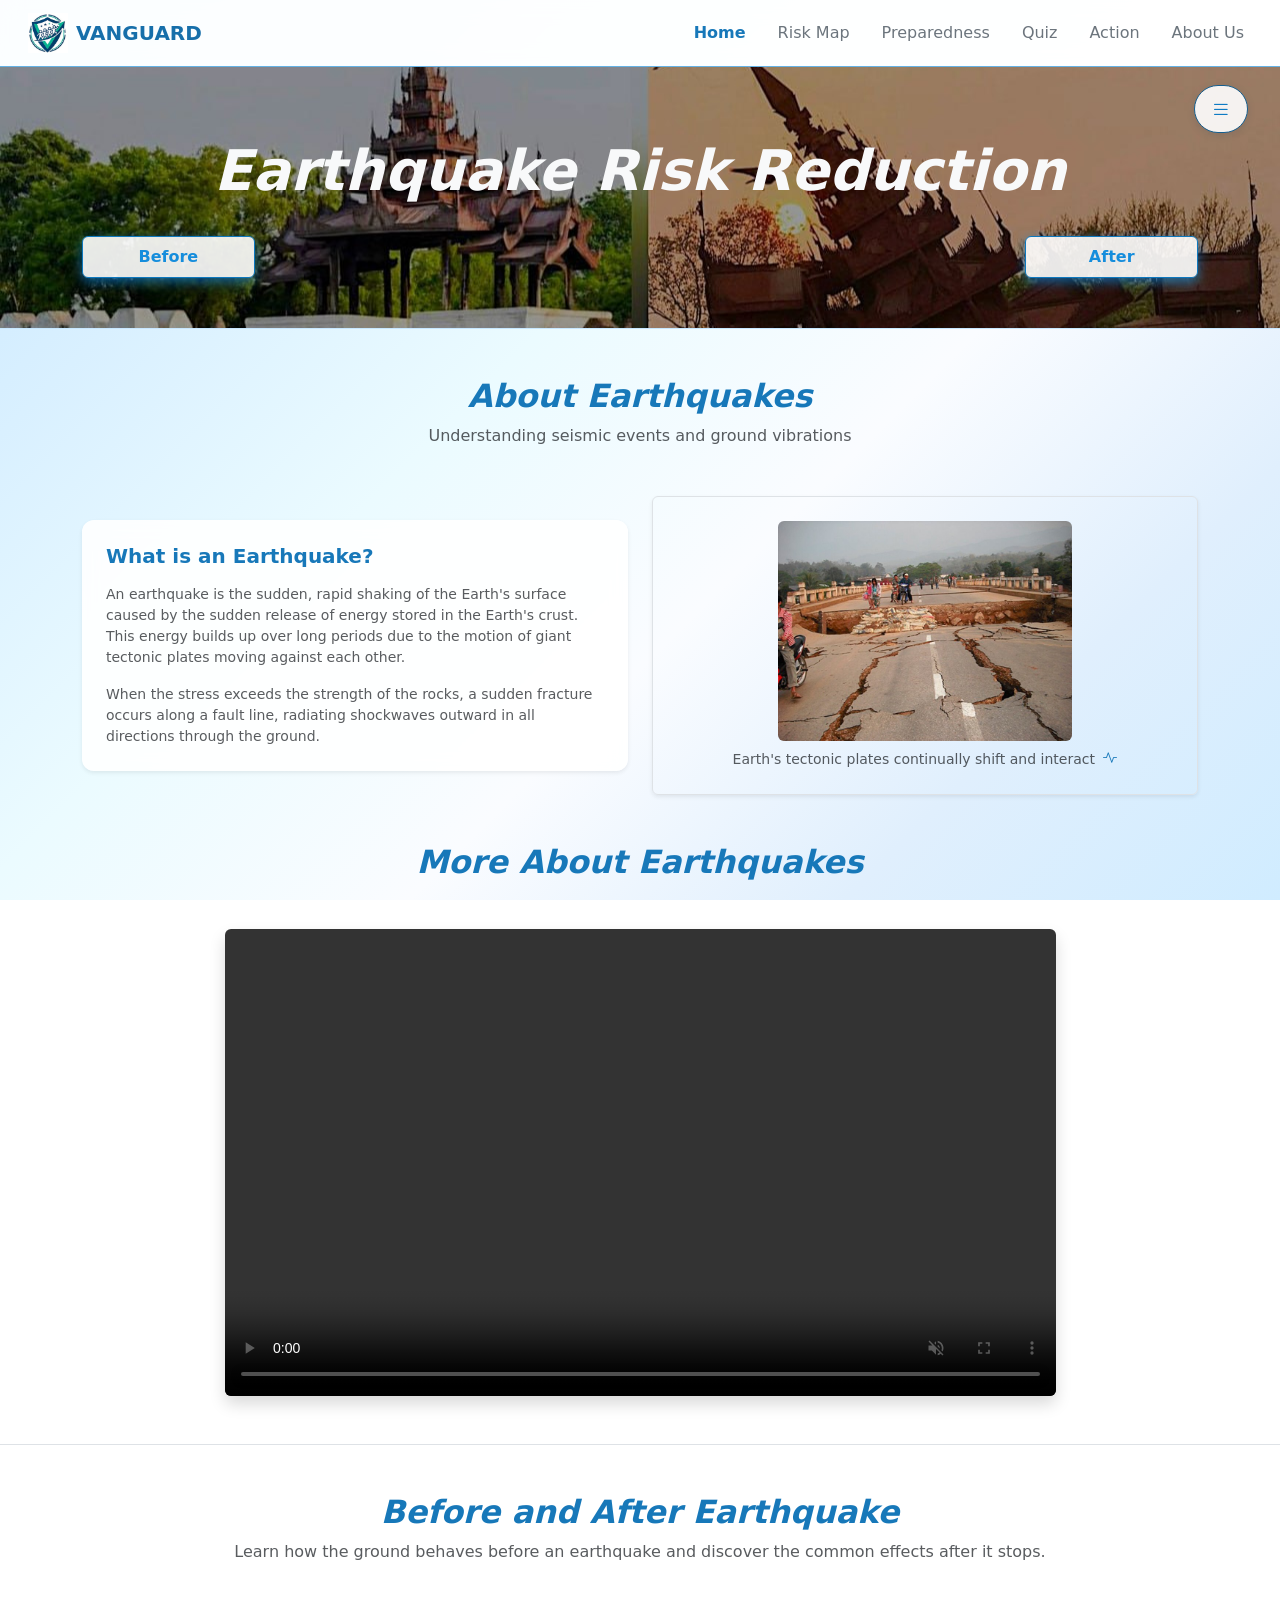
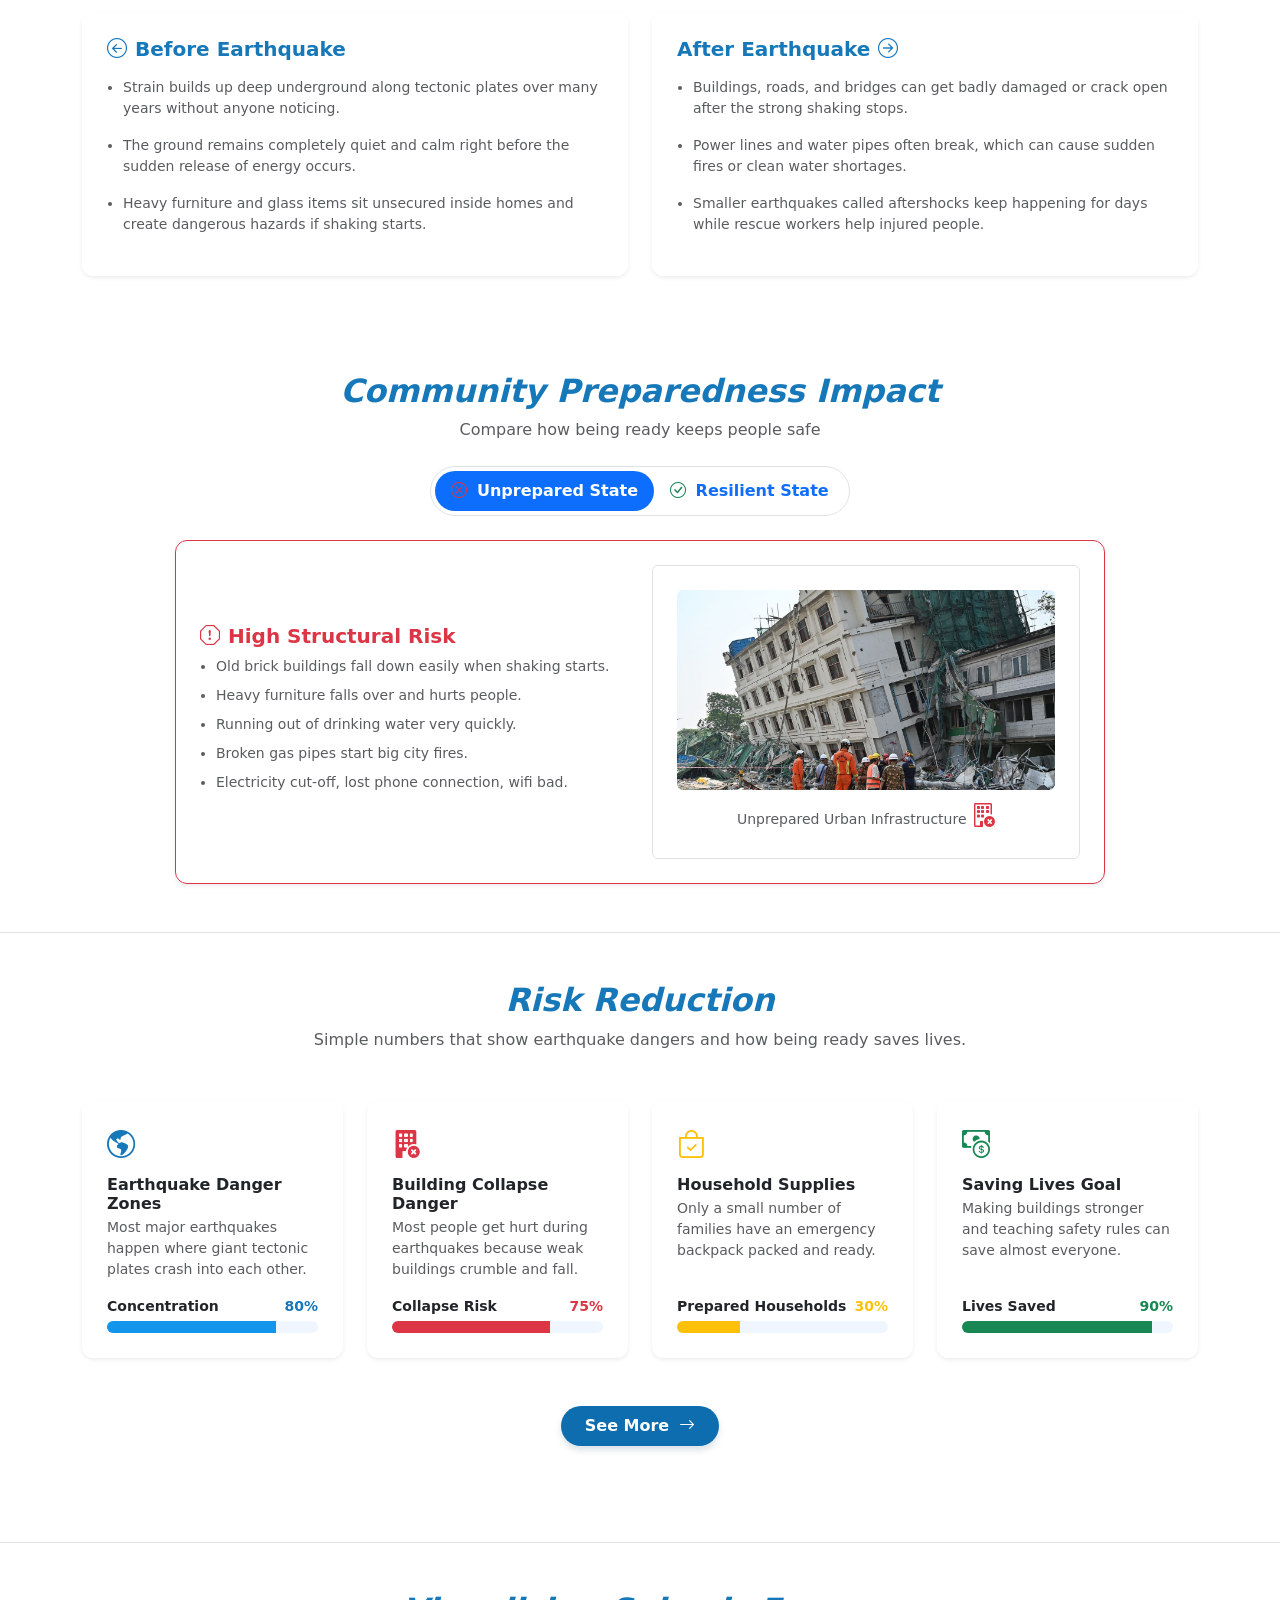
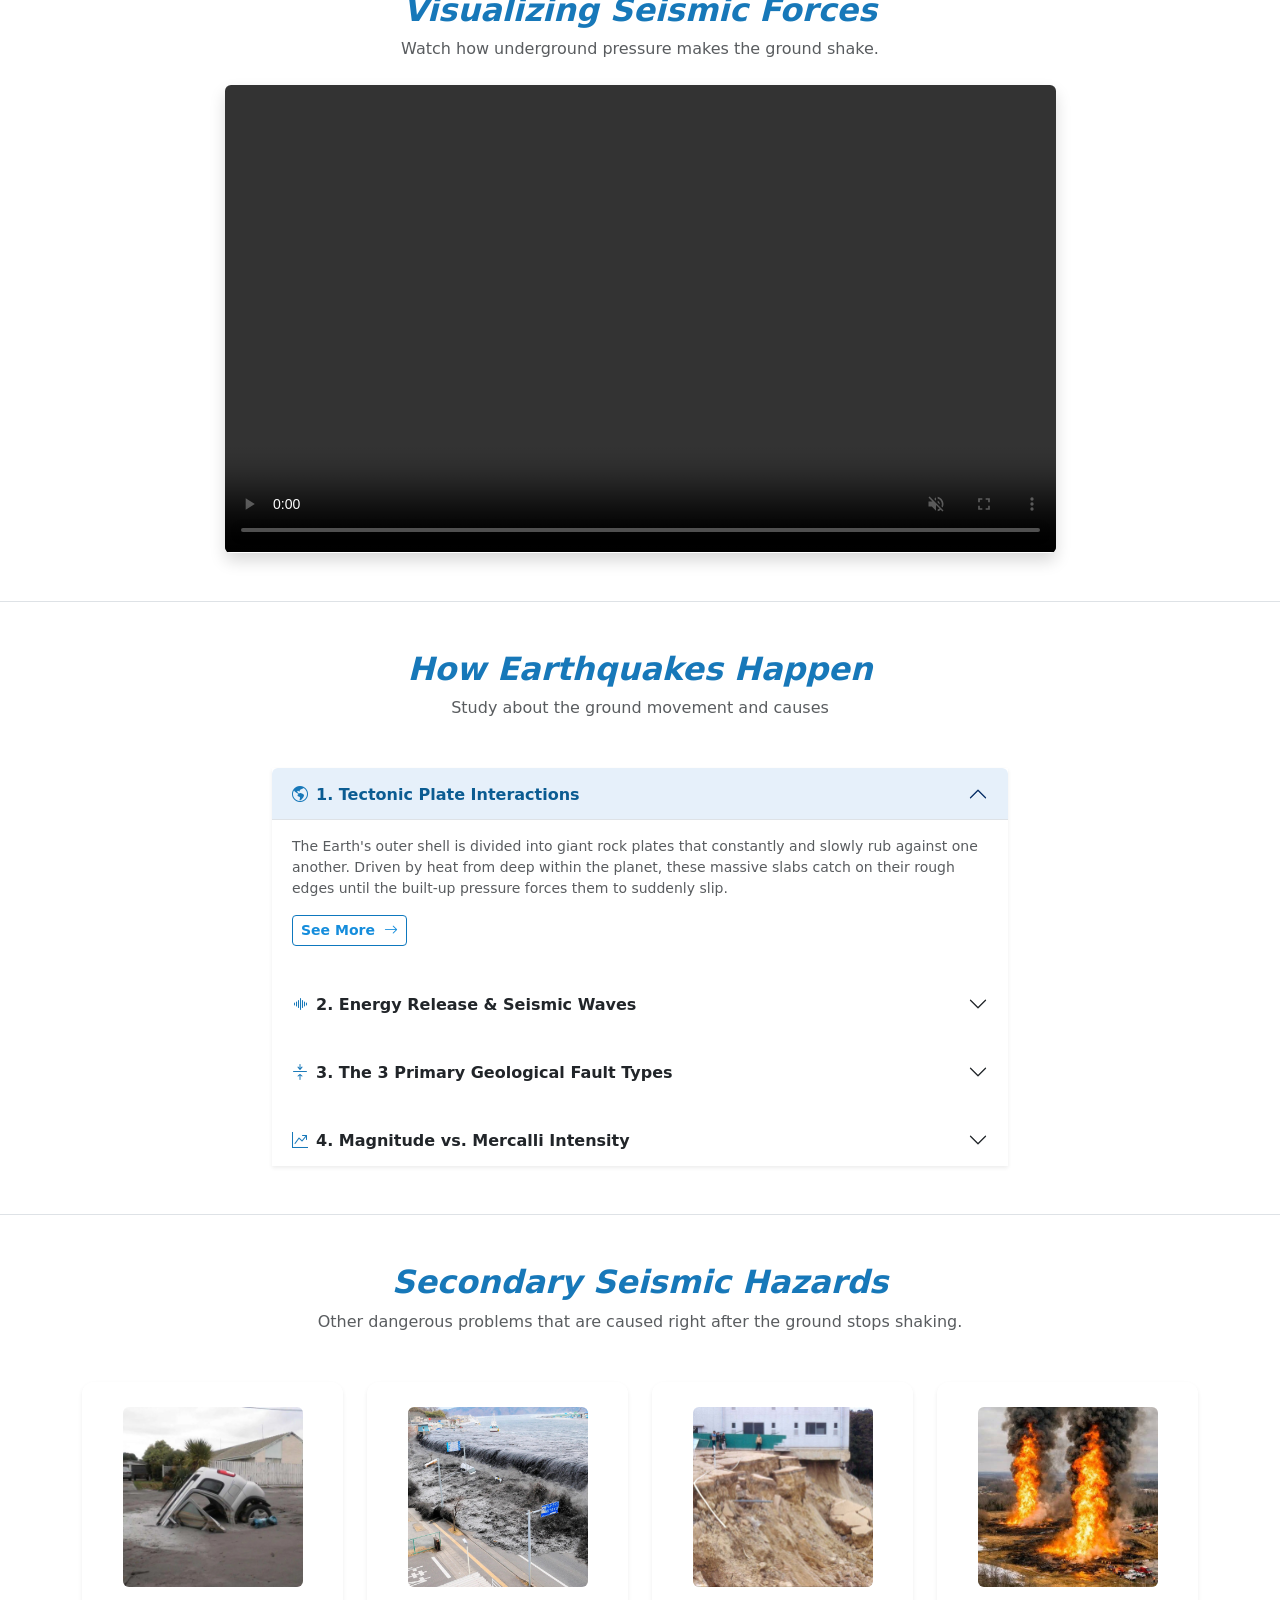
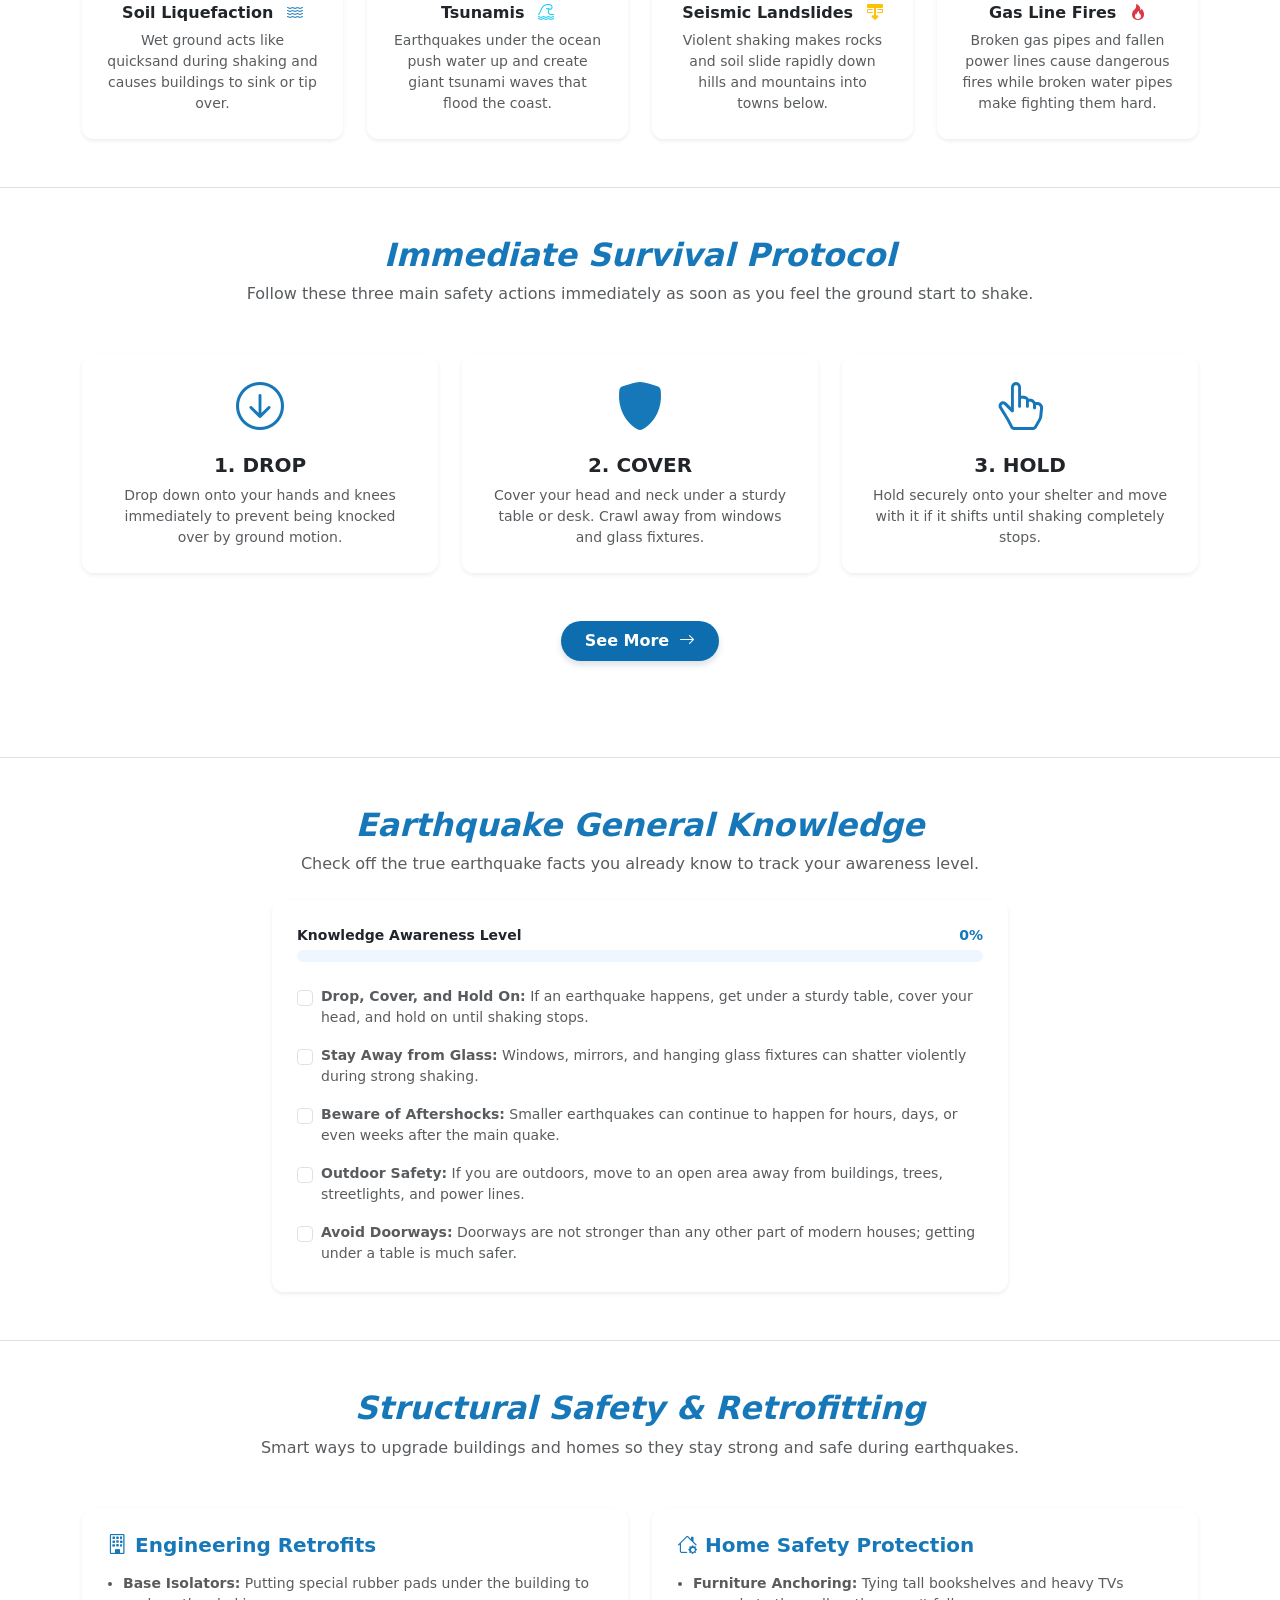
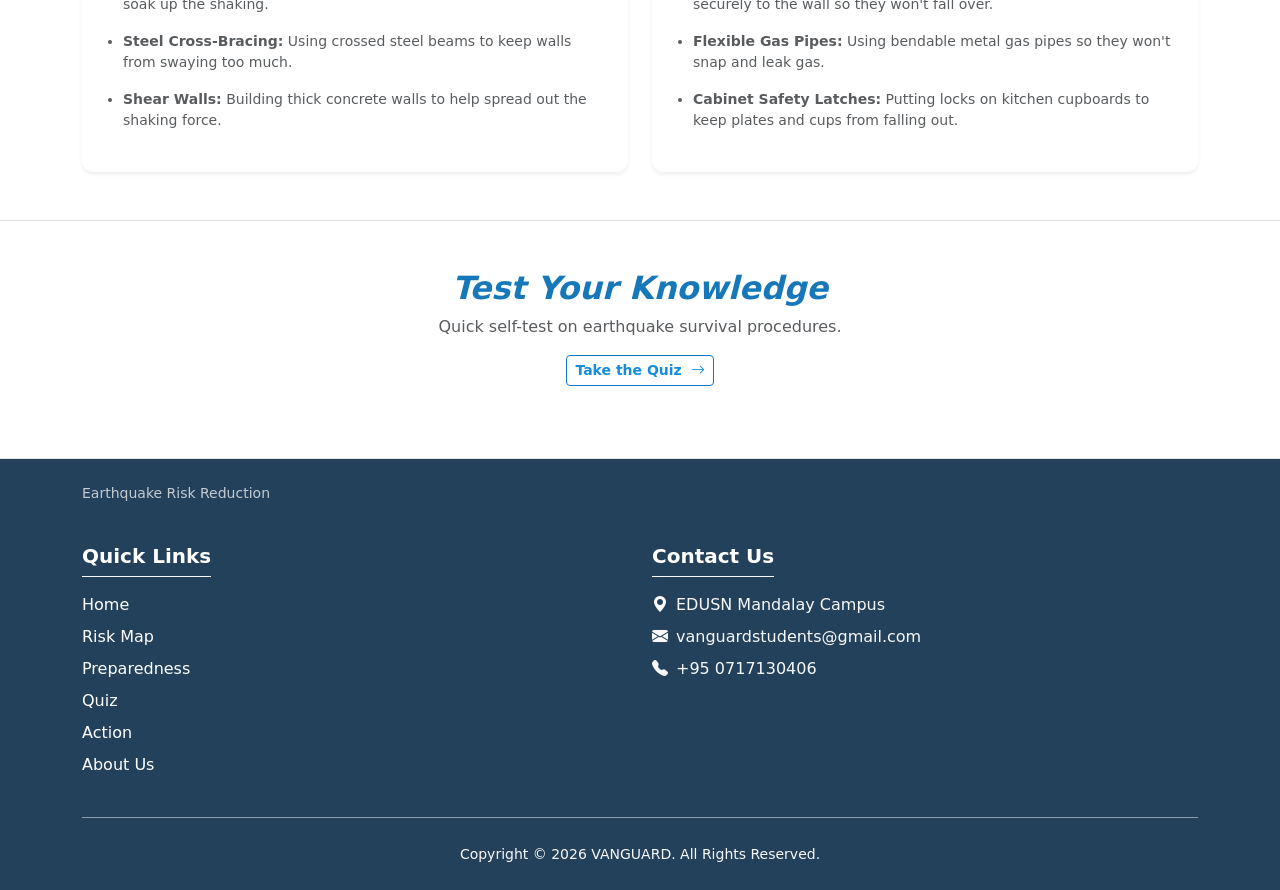
<file: index.html>
<!DOCTYPE html>
<html lang="en">
<head>
  <meta charset="UTF-8">
  <meta name="viewport" content="width=device-width, initial-scale=1.0">
  <title>VANGUARD</title>
  <link rel="stylesheet" href="https://cdn.jsdelivr.net/npm/bootstrap@5.3.3/dist/css/bootstrap.min.css">
  <link rel="stylesheet" href="https://cdn.jsdelivr.net/npm/bootstrap-icons@1.11.3/font/bootstrap-icons.min.css">
  <link rel="stylesheet" href="https://unpkg.com/aos@2.3.1/dist/aos.css">
  <script src="https://cdn.jsdelivr.net/npm/bootstrap@5.3.3/dist/js/bootstrap.bundle.min.js"></script>
  <script src="https://unpkg.com/aos@2.3.1/dist/aos.js"></script>
  <link rel="stylesheet" href="style.css">
  <link rel="shortcut icon" href="media/logo.png">
</head>
<body class="background">

  <!-- NAVBAR -->
  <nav class="navbar navbar-expand-lg sticky-top px-2 px-sm-3" data-aos="fade-down" data-aos-duration="600">
    <div class="container-fluid">

      <a class="navbar-brand d-flex align-items-center gap-2" href="index.html">
        <img src="media/logo.png" alt="logo" width="40" height="40" class="img-fluid">
        <span>VANGUARD</span>
      </a>

      <button class="navbar-toggler border-0" type="button" data-bs-toggle="collapse" data-bs-target="#navMenu" aria-controls="navMenu" aria-expanded="false" aria-label="Toggle navigation">
        <span class="navbar-toggler-icon"></span>
      </button>

      <div class="collapse navbar-collapse" id="navMenu">
        <ul class="navbar-nav ms-auto flex-column flex-lg-row gap-2 gap-lg-3 fw-medium my-2 my-lg-0">
          <li class="nav-item">
            <a class="nav-link active text-dark-blue fw-bold" href="index.html">Home</a>
          </li>
          <li class="nav-item">
            <a class="nav-link text-secondary" href="pages/riskmap.html">Risk Map</a>
          </li>
          <li class="nav-item">
            <a class="nav-link text-secondary" href="pages/preparedness.html">Preparedness</a>
          </li>
          <li class="nav-item">
            <a class="nav-link text-secondary" href="pages/quiz.html">Quiz</a>
          </li>
          <li class="nav-item">
            <a class="nav-link text-secondary" href="pages/action.html">Action</a>
          </li>
          <li class="nav-item">
            <a class="nav-link text-secondary" href="pages/aboutus.html">About Us</a>
          </li>
        </ul>
      </div>
    </div>
  </nav>

  <section class="hero-section text-center position-relative px-3" data-aos="fade">
    
    <div class="hero-menu-toggle px-2 d-none d-lg-block">
      <button class="btn rounded-pill px-3 py-2 fw-semibold d-flex align-items-center gap-2" type="button" data-bs-toggle="offcanvas" data-bs-target="#offcanvasNavbar">
        <i class="bi bi-list fs-5"></i>
      </button>
    </div>

    <div class="container position-relative">
      <div class="mb-3" data-aos="zoom-in" data-aos-delay="200">
        <h1 class="display-4 fw-bold text-light fst-italic">Earthquake Risk Reduction</h1>
      </div>
    
      <div class="row align-items-center justify-content-between g-3 mt-3">
        <div class="col-12 col-md-3 col-lg-2 text-md-start d-none d-md-block" data-aos="fade-right" data-aos-delay="400">
          <a href="#before" class="btn btn-dark-blue side-btn px-4 py-2 w-100">Before</a>
        </div>
        <div class="col-12 col-md-3 col-lg-2 text-md-end d-none d-md-block" data-aos="fade-left" data-aos-delay="400">
          <a href="#after" class="btn btn-dark-blue side-btn px-4 py-2 w-100">After</a>
        </div>
      </div>
    </div>
  </section>

  <!-- MENU -->
  <div class="offcanvas offcanvas-end shadow" tabindex="-1" id="offcanvasNavbar">
    <div class="offcanvas-header border-bottom">
      <h5 class="offcanvas-title fw-bold text-dark-blue d-flex align-items-center gap-2">
        <img src="media/logo.png" alt="logo" width="35" height="35">
        VANGUARD Menu
      </h5>
      <button type="button" class="btn-close" data-bs-dismiss="offcanvas" aria-label="Close"></button>
    </div>
    <div class="offcanvas-body">
      <ul class="navbar-nav justify-content-end flex-grow-1 pe-3">
        <li class="nav-item mb-2"><a class="nav-link active fw-bold text-dark-blue" href="index.html"><i class="bi bi-house-door me-2"></i>Home</a></li>
        <li class="nav-item mb-2"><a class="nav-link" href="#about-earthquake"><i class="bi bi-info-circle me-2"></i>About Earthquakes</a></li>
        <li class="nav-item mb-2"><a class="nav-link" href="#beforeafter"><i class="bi bi-sliders me-2"></i>Before and After Earthquake</a></li>
        <li class="nav-item mb-2"><a class="nav-link" href="#states"><i class="bi bi-building-check me-2"></i>Community Preparedness Impact</a></li>
        <li class="nav-item mb-2"><a class="nav-link" href="#stats"><i class="bi bi-bar-chart me-2"></i>Risk Reduction</a></li>
        <li class="nav-item mb-2"><a class="nav-link" href="#video"><i class="bi bi-play-btn me-2"></i>Visualizing Seismic Forces</a></li>
        <li class="nav-item mb-2"><a class="nav-link" href="#science"><i class="bi bi-journal-text me-2"></i>How Earthquakes Happen</a></li>
        <li class="nav-item mb-2"><a class="nav-link" href="#hazards"><i class="bi bi-exclamation-triangle me-2"></i>Secondary Seismic Hazards</a></li>
        <li class="nav-item mb-2"><a class="nav-link" href="#prepare"><i class="bi bi-check2-square me-2"></i>Immediate Survival Protocol</a></li>
        <li class="nav-item mb-2"><a class="nav-link" href="#knowledge"><i class="bi bi-backpack me-2"></i>Earthquake General Knowledge</a></li>
        <li class="nav-item mb-2"><a class="nav-link" href="#retrofitting"><i class="bi bi-building me-2"></i>Structural Safety & Retrofitting</a></li>
        <li class="nav-item mb-2"><a class="nav-link" href="#quiz"><i class="bi bi-patch-question me-2"></i>Test Your Knowledge</a></li>
      </ul>
      <div class="mt-4 p-3 rounded border shadow-sm">
        <small class="text-muted d-block mb-1">Year 9 PBL Project</small>
        <strong class="text-dark">Earthquake Risk Reduction</strong>
      </div>
    </div>
  </div>

  <!-- ABOUT EARTHQUAKE -->
  <section id="about-earthquake" class="py-5 border-bottom">
    <div class="container">
      <div class="text-center mb-5" data-aos="fade-up">
        <h2 class="fw-bold text-dark-blue fst-italic">About Earthquakes</h2>
        <p class="text-muted">Understanding seismic events and ground vibrations</p>
      </div>
      <div class="row g-4 align-items-center">
        <div class="col-md-6" data-aos="fade-right">
          <div class="card p-4 h-100 shadow-sm border-0">
            <h5 class="fw-bold text-dark-blue mb-3">What is an Earthquake?</h5>
            <p class="text-muted small mb-3">
              An earthquake is the sudden, rapid shaking of the Earth's surface caused by the sudden release of energy stored in the Earth's crust. This energy builds up over long periods due to the motion of giant tectonic plates moving against each other.
            </p>
            <p class="text-muted small mb-0">
              When the stress exceeds the strength of the rocks, a sudden fracture occurs along a fault line, radiating shockwaves outward in all directions through the ground.
            </p>
          </div>
        </div>
        <div class="col-md-6" data-aos="fade-left">
          <div class="p-4 text-center rounded border shadow-sm">
            <img src="media/eq.jpg" class="img-fluid rounded mb-2 style-img-max" style="max-height: 220px; object-fit: cover;" alt="Earthquake illustration">
            <p class="small text-muted mb-0">Earth's tectonic plates continually shift and interact <i class="bi bi-activity text-dark-blue ms-1"></i></p>
          </div>
        </div>
      </div>
    </div>

    <div class="container mt-3">
      <h2 class="fw-bold text-dark-blue fst-italic text-center mt-5 mb-5" data-aos="fade-up">More About Earthquakes</h2>
      <div class="row justify-content-center" data-aos="zoom-in">
        <div class="col-lg-9">
          <div class="ratio ratio-16x9 rounded overflow-hidden shadow">
            <video src="media/about earthquakes.mp4" controls muted class="w-100 h-100"></video>
          </div>
        </div>
      </div>
    </div>
  </section>

  <!-- Before After -->
  <section id="beforeafter" class="py-5">
    <div class="container">
      <div class="text-center mb-5" data-aos="fade-up">
        <h2 class="fw-bold text-dark-blue fst-italic">Before and After Earthquake</h2>
        <p class="text-muted">Learn how the ground behaves before an earthquake and discover the common effects after it stops.</p>
      </div>

      <div class="row g-4" id="before">
        <div class="col-md-6" data-aos="fade-right">
          <div class="card p-4 h-100 shadow-sm">
            <h5 class="fw-bold text-dark-blue mb-3"><i class="bi bi-arrow-left-circle me-2"></i>Before Earthquake</h5>
            <ul class="text-muted small ps-3 mb-0">
              <li class="mb-3">Strain builds up deep underground along tectonic plates over many years without anyone noticing.</li>
              <li class="mb-3">The ground remains completely quiet and calm right before the sudden release of energy occurs.</li>
              <li class="mb-3">Heavy furniture and glass items sit unsecured inside homes and create dangerous hazards if shaking starts.</li>
            </ul>
          </div>
        </div>

        <div class="col-md-6" id="after" data-aos="fade-left">
          <div class="card p-4 h-100 shadow-sm">
            <h5 class="fw-bold text-dark-blue mb-3">After Earthquake<i class="bi bi-arrow-right-circle ms-2"></i></h5>
            <ul class="text-muted small ps-3 mb-0">
              <li class="mb-3">Buildings, roads, and bridges can get badly damaged or crack open after the strong shaking stops.</li>
              <li class="mb-3">Power lines and water pipes often break, which can cause sudden fires or clean water shortages.</li>
              <li class="mb-3">Smaller earthquakes called aftershocks keep happening for days while rescue workers help injured people.</li>
            </ul>
          </div>
        </div>
      </div>
    </div>
  </section>

  <!-- TWO BUILDINGS -->
  <section id="states" class="py-5 border-bottom">
    <div class="container">
      <div class="text-center mb-4" data-aos="fade-up">
        <h2 class="fw-bold text-dark-blue fst-italic">Community Preparedness Impact</h2>
        <p class="text-muted">Compare how being ready keeps people safe</p>
      </div>

      <div class="d-flex justify-content-center mb-4" data-aos="zoom-in">
        <ul class="nav nav-pills p-1 rounded-pill border flex-column flex-sm-row" role="tablist">
          <li class="nav-item" role="presentation">
            <button class="nav-link active rounded-pill fw-bold w-100" id="before-tab" data-bs-toggle="pill" data-bs-target="#tab-before" type="button" role="tab">
              <i class="bi bi-x-circle me-1 text-danger"></i> Unprepared State
            </button>
          </li>
          <li class="nav-item" role="presentation">
            <button class="nav-link rounded-pill fw-bold w-100" id="after-tab" data-bs-toggle="pill" data-bs-target="#tab-after" type="button" role="tab">
              <i class="bi bi-check-circle me-1 text-success"></i> Resilient State
            </button>
          </li>
        </ul>
      </div>

      <div class="tab-content col-lg-10 mx-auto" data-aos="fade-up">
        <div class="tab-pane fade show active" id="tab-before" role="tabpanel">
          <div class="card p-4 border-danger border-opacity-20 shadow-sm">
            <div class="row align-items-center g-4">
              <div class="col-md-6">
                <h5 class="fw-bold text-danger"><i class="bi bi-exclamation-octagon me-2"></i>High Structural Risk</h5>
                <ul class="text-muted small ps-3 mb-0">
                  <li class="mb-2">Old brick buildings fall down easily when shaking starts.</li>
                  <li class="mb-2">Heavy furniture falls over and hurts people.</li>
                  <li class="mb-2">Running out of drinking water very quickly.</li>
                  <li class="mb-2">Broken gas pipes start big city fires.</li>
                  <li class="mb-2">Electricity cut-off, lost phone connection, wifi bad.</li>
                </ul>
              </div>
              <div class="col-md-6 text-center">
                <div class="p-4 rounded border">
                  <img src="media/collapse.jpg" class="img-fluid rounded" style="max-height: 200px; width: 100%; object-fit: cover;" alt="Collapse">
                  <p class="small text-muted mt-2 mb-0">Unprepared Urban Infrastructure <i class="bi bi-building-x fs-4 text-danger"></i></p>
                </div>
              </div>
            </div>
          </div>
        </div>

        <div class="tab-pane fade" id="tab-after" role="tabpanel">
          <div class="card p-4 border-success border-opacity-20 shadow-sm">
            <div class="row align-items-center g-4">
              <div class="col-md-6">
                <h5 class="fw-bold text-success"><i class="bi bi-shield-check me-2"></i>Mitigated Seismic Risk</h5>
                <ul class="text-muted small ps-3 mb-0">
                  <li class="mb-2">Strong buildings that stop the ground shaking from hurting them.</li>
                  <li class="mb-2">Gas pipes that turn off by themselves so they don't leak.</li>
                  <li class="mb-2">Families having a backpack with 3 days of food and water.</li>
                  <li class="mb-2">Knowing right away to get under a table and hold on.</li>
                  <li class="mb-2">Backup power systems emergency mesh networks, community communication protocols.</li>
                </ul>
              </div>
              <div class="col-md-6 text-center">
                <div class="p-4 rounded border">
                  <img src="media/strong.jpg" class="img-fluid rounded" style="max-height: 200px; width: 100%; object-fit: cover;" alt="Strong Structure">
                  <p class="small text-muted mt-2 mb-0">Seismically Retrofitted Architecture <i class="bi bi-building-check fs-4 text-success"></i></p>
                </div>
              </div>
            </div>
          </div>
        </div>
      </div>
    </div>
  </section>

  <!-- PROGRESS BARS -->
  <section id="stats" class="py-5">
    <div class="container">
      <div class="text-center mb-5" data-aos="fade-up">
        <h2 class="fw-bold text-dark-blue fst-italic">Risk Reduction</h2>
        <p class="text-muted">Simple numbers that show earthquake dangers and how being ready saves lives.</p>
      </div>

      <div class="row g-4">
        <div class="col-sm-6 col-lg-3" data-aos="fade-up" data-aos-delay="100">
          <div class="card p-4 h-100 shadow-sm">
            <div class="fs-3 text-dark-blue mb-2"><i class="bi bi-globe-americas"></i></div>
            <h6 class="fw-bold mb-1">Earthquake Danger Zones</h6>
            <p class="text-muted small">Most major earthquakes happen where giant tectonic plates crash into each other.</p>
            <div class="mt-auto">
              <div class="d-flex justify-content-between small fw-bold mb-1">
                <span>Concentration</span>
                <span class="text-dark-blue">80%</span>
              </div>
              <div class="progress"><div class="progress-bar bg-dark-blue" style="width: 80%"></div></div>
            </div>
          </div>
        </div>

        <div class="col-sm-6 col-lg-3" data-aos="fade-up" data-aos-delay="200">
          <div class="card p-4 h-100 shadow-sm">
            <div class="fs-3 text-danger mb-2"><i class="bi bi-building-fill-x"></i></div>
            <h6 class="fw-bold mb-1">Building Collapse Danger</h6>
            <p class="text-muted small">Most people get hurt during earthquakes because weak buildings crumble and fall.</p>
            <div class="mt-auto">
              <div class="d-flex justify-content-between small fw-bold mb-1">
                <span>Collapse Risk</span>
                <span class="text-danger">75%</span>
              </div>
              <div class="progress"><div class="progress-bar bg-danger" style="width: 75%"></div></div>
            </div>
          </div>
        </div>

        <div class="col-sm-6 col-lg-3" data-aos="fade-up" data-aos-delay="300">
          <div class="card p-4 h-100 shadow-sm">
            <div class="fs-3 text-warning mb-2"><i class="bi bi-bag-check"></i></div>
            <h6 class="fw-bold mb-1">Household Supplies</h6>
            <p class="text-muted small">Only a small number of families have an emergency backpack packed and ready.</p>
            <div class="mt-auto">
              <div class="d-flex justify-content-between small fw-bold mb-1">
                <span>Prepared Households</span>
                <span class="text-warning">30%</span>
              </div>
              <div class="progress"><div class="progress-bar bg-warning" style="width: 30%"></div></div>
            </div>
          </div>
        </div>

        <div class="col-sm-6 col-lg-3" data-aos="fade-up" data-aos-delay="400">
          <div class="card p-4 h-100 shadow-sm">
            <div class="fs-3 text-success mb-2"><i class="bi bi-cash-coin"></i></div>
            <h6 class="fw-bold mb-1">Saving Lives Goal</h6>
            <p class="text-muted small">Making buildings stronger and teaching safety rules can save almost everyone.</p>
            <div class="mt-auto">
              <div class="d-flex justify-content-between small fw-bold mb-1">
                <span>Lives Saved</span>
                <span class="text-success">90%</span>
              </div>
              <div class="progress"><div class="progress-bar bg-success" style="width: 90%"></div></div>
            </div>
          </div>
        </div>
      </div>
    </div>

    <div class="text-center mt-5 mb-5" data-aos="zoom-in">
      <a href="pages/riskmap.html" class="btn seemore px-4 py-2 rounded-pill fw-bold">
        See More <i class="bi bi-arrow-right ms-1"></i>
      </a>
    </div>
  </section>

  <!-- VIDEO -->
  <section id="video" class="py-5 border-top border-bottom">
    <div class="container">
      <div class="text-center mb-4" data-aos="fade-up">
        <h2 class="fw-bold text-dark-blue fst-italic">Visualizing Seismic Forces</h2>
        <p class="text-muted">Watch how underground pressure makes the ground shake.</p>
      </div>

      <div class="row justify-content-center" data-aos="zoom-in">
        <div class="col-lg-9">
          <div class="ratio ratio-16x9 rounded overflow-hidden shadow">
            <video src="media/seismic forces.mp4" controls muted class="w-100 h-100"></video>
          </div>
        </div>
      </div>
    </div>
  </section>

  <!-- SCIENCE -->
  <section id="science" class="py-5">
    <div class="container">
      <div class="text-center mb-5" data-aos="fade-up">
        <h2 class="fw-bold text-dark-blue fst-italic">How Earthquakes Happen</h2>
        <p class="text-muted">Study about the ground movement and causes</p>
      </div>

      <div class="row justify-content-center">
        <div class="col-lg-8" data-aos="fade-up">
          <div class="accordion shadow-sm" id="scienceAccordion">
            <div class="accordion-item border-0 mb-3 rounded overflow-hidden border">
              <h2 class="accordion-header">
                <button class="accordion-button fw-bold" type="button" data-bs-toggle="collapse" data-bs-target="#collapseOne">
                  <i class="bi bi-globe-americas text-dark-blue me-2"></i> 1. Tectonic Plate Interactions
                </button>
              </h2>
              <div id="collapseOne" class="accordion-collapse collapse show" data-bs-parent="#scienceAccordion">
                <div class="accordion-body text-muted small">
                  The Earth's outer shell is divided into giant rock plates that constantly and slowly rub against one another. Driven by heat from deep within the planet, these massive slabs catch on their rough edges until the built-up pressure forces them to suddenly slip.
                  <div class="mt-3">
                    <a href="pages/riskmap.html" class="btn btn-dark-blue btn-sm fw-bold">See More <i class="bi bi-arrow-right ms-1"></i></a>
                  </div>
                </div>
              </div>
            </div>

            <div class="accordion-item border-0 mb-3 rounded overflow-hidden border">
              <h2 class="accordion-header">
                <button class="accordion-button collapsed fw-bold" type="button" data-bs-toggle="collapse" data-bs-target="#collapseTwo">
                  <i class="bi bi-soundwave text-dark-blue me-2"></i> 2. Energy Release & Seismic Waves
                </button>
              </h2>
              <div id="collapseTwo" class="accordion-collapse collapse" data-bs-parent="#scienceAccordion">
                <div class="accordion-body text-muted small">
                  Deep underground, rocks endure intense pressure that slowly builds up over time. When the rock can no longer handle the stress, it snaps and breaks. This sudden release of energy sends fast-moving waves racing upward toward the surface, creating the ground shaking we experience.
                  <div class="mt-3">
                    <a href="pages/riskmap.html" class="btn btn-dark-blue btn-sm fw-bold">See More <i class="bi bi-arrow-right ms-1"></i></a>
                  </div>
                </div>
              </div>
            </div>

            <div class="accordion-item border-0 mb-3 rounded overflow-hidden border">
              <h2 class="accordion-header">
                <button class="accordion-button collapsed fw-bold" type="button" data-bs-toggle="collapse" data-bs-target="#collapseThree">
                  <i class="bi bi-arrows-collapse text-dark-blue me-2"></i> 3. The 3 Primary Geological Fault Types
                </button>
              </h2>
              <div id="collapseThree" class="accordion-collapse collapse" data-bs-parent="#scienceAccordion">
                <div class="accordion-body text-muted small">
                  <ul>
                    <li><strong>Strike-Slip Fault:</strong> Two large pieces of land slide past each other horizontally side by side.</li>
                    <li><strong>Normal Fault:</strong> The ground stretches apart from tension and causes one side of the rock to drop lower.</li>
                    <li><strong>Reverse Fault:</strong> Two pieces of ground push together until one piece gets pushed up higher than the other.</li>
                  </ul>
                  <div class="mt-3">
                    <a href="pages/riskmap.html" class="btn btn-dark-blue btn-sm fw-bold">See More <i class="bi bi-arrow-right ms-1"></i></a>
                  </div>
                </div>
              </div>
            </div>

            <div class="accordion-item border-0 rounded overflow-hidden border">
              <h2 class="accordion-header">
                <button class="accordion-button collapsed fw-bold" type="button" data-bs-toggle="collapse" data-bs-target="#collapseFour">
                  <i class="bi bi-graph-up-arrow text-dark-blue me-2"></i> 4. Magnitude vs. Mercalli Intensity
                </button>
              </h2>
              <div id="collapseFour" class="accordion-collapse collapse" data-bs-parent="#scienceAccordion">
                <div class="accordion-body text-muted small">
                  <strong>Moment Magnitude (M):</strong> A scale used by scientists to measure the total amount of power released deep underground.<br>
                  <strong>Modified Mercalli Intensity (MMI):</strong> A measurement of how much shaking people actually feel and how much damage happens on the surface.
                  <div class="mt-3">
                    <a href="pages/riskmap.html" class="btn btn-dark-blue btn-sm fw-bold">See More <i class="bi bi-arrow-right ms-1"></i></a>
                  </div>
                </div>
              </div>
            </div>
          </div>
        </div>
      </div>
    </div>
  </section>

  <!-- HAZARDS -->
  <section id="hazards" class="py-5 border-top border-bottom">
    <div class="container">
      <div class="text-center mb-5" data-aos="fade-up">
        <h2 class="fw-bold text-dark-blue fst-italic">Secondary Seismic Hazards</h2>
        <p class="text-muted">Other dangerous problems that are caused right after the ground stops shaking.</p>
      </div>

      <div class="row g-4">
        <div class="col-sm-6 col-lg-3" data-aos="flip-left" data-aos-delay="100">
          <div class="card p-4 h-100 text-center shadow-sm">
            <div class="d-flex justify-content-center align-items-center">
              <img src="media/soil.jpg" class="img-fluid rounded" style="max-height: 180px; object-fit: cover;" alt="Soil Liquefaction">
            </div>
            <h6 class="fw-bold mt-3">Soil Liquefaction <i class="text-dark-blue ms-2 bi bi-water"></i></h6>
            <p class="text-muted small mb-0">Wet ground acts like quicksand during shaking and causes buildings to sink or tip over.</p>
          </div>
        </div>

        <div class="col-sm-6 col-lg-3" data-aos="flip-left" data-aos-delay="200">
          <div class="card p-4 h-100 text-center shadow-sm">
            <div class="d-flex justify-content-center align-items-center">
              <img src="media/tsunami.jpg" class="img-fluid rounded" style="max-height: 180px; object-fit: cover;" alt="Tsunami">
            </div>
            <h6 class="fw-bold mt-3">Tsunamis <i class="text-info bi bi-tsunami ms-2"></i></h6>
            <p class="text-muted small mb-0">Earthquakes under the ocean push water up and create giant tsunami waves that flood the coast.</p>
          </div>
        </div>

        <div class="col-sm-6 col-lg-3" data-aos="flip-left" data-aos-delay="300">
          <div class="card p-4 h-100 text-center shadow-sm">
            <div class="d-flex justify-content-center align-items-center">
              <img src="media/landslide.jpg" class="img-fluid rounded" style="max-height: 180px; object-fit: cover;" alt="Landslide">
            </div>
            <h6 class="fw-bold mt-3">Seismic Landslides <i class="bi bi-layer-backward text-warning ms-2"></i></h6>
            <p class="text-muted small mb-0">Violent shaking makes rocks and soil slide rapidly down hills and mountains into towns below.</p>
          </div>
        </div>

        <div class="col-sm-6 col-lg-3" data-aos="flip-left" data-aos-delay="400">
          <div class="card p-4 h-100 text-center shadow-sm">
            <div class="d-flex justify-content-center align-items-center">
              <img src="media/gaslinefire.jpg" class="img-fluid rounded" style="max-height: 180px; object-fit: cover;" alt="Gas Line Fire">
            </div>
            <h6 class="fw-bold mt-3">Gas Line Fires <i class="bi bi-fire text-danger ms-2"></i></h6>
            <p class="text-muted small mb-0">Broken gas pipes and fallen power lines cause dangerous fires while broken water pipes make fighting them hard.</p>
          </div>
        </div>
      </div>
    </div>
  </section>

  <!-- ACTION -->
  <section id="prepare" class="py-5">
    <div class="container">
      <div class="text-center mb-5" data-aos="fade-up">
        <h2 class="fw-bold text-dark-blue fst-italic">Immediate Survival Protocol</h2>
        <p class="text-muted">Follow these three main safety actions immediately as soon as you feel the ground start to shake.</p>
      </div>

      <div class="row g-4">
        <div class="col-md-4" data-aos="zoom-in" data-aos-delay="100">
          <div class="card p-4 h-100 text-center shadow-sm">
            <div class="display-5 text-dark-blue mb-3">
              <i class="bi bi-arrow-down-circle"></i> 
            </div>
            <h5 class="fw-bold">1. DROP</h5>
            <p class="text-muted small mb-0">Drop down onto your hands and knees immediately to prevent being knocked over by ground motion.</p>
          </div>
        </div>
        <div class="col-md-4" data-aos="zoom-in" data-aos-delay="200">
          <div class="card p-4 h-100 text-center shadow-sm">
            <div class="display-5 text-dark-blue mb-3">
              <i class="bi bi-shield-fill"></i> 
            </div>
            <h5 class="fw-bold">2. COVER</h5>
            <p class="text-muted small mb-0">Cover your head and neck under a sturdy table or desk. Crawl away from windows and glass fixtures.</p>
          </div>
        </div>
        <div class="col-md-4" data-aos="zoom-in" data-aos-delay="300">
          <div class="card p-4 h-100 text-center shadow-sm">
            <div class="display-5 text-dark-blue mb-3">
              <i class="bi bi-hand-index-thumb"></i>
            </div>
            <h5 class="fw-bold">3. HOLD</h5>
            <p class="text-muted small mb-0">Hold securely onto your shelter and move with it if it shifts until shaking completely stops.</p>
          </div>
        </div>
      </div>

      <div class="text-center mt-5 mb-5" data-aos="zoom-in">
        <a href="pages/preparedness.html" class="btn seemore px-4 py-2 rounded-pill fw-bold">
          See More <i class="bi bi-arrow-right ms-1"></i>
        </a>
      </div>
    </div>
  </section>

  <!-- CHECKLIST -->
  <section id="knowledge" class="py-5 border-top border-bottom">
    <div class="container">
      <div class="text-center mb-4" data-aos="fade-up">
        <h2 class="fw-bold text-dark-blue fst-italic">Earthquake General Knowledge</h2>
        <p class="text-muted">Check off the true earthquake facts you already know to track your awareness level.</p>
      </div>
      <div class="row justify-content-center">
        <div class="col-lg-8" data-aos="fade-up">
          <div class="card p-4 shadow-sm">
            <div class="mb-4">
              <div class="d-flex justify-content-between small fw-bold mb-1">
                <span>Knowledge Awareness Level</span><span id="eqPercent" class="text-dark-blue">0%</span>
              </div>
              <div class="progress"><div id="eqProgressBar" class="progress-bar bg-dark-blue" style="width: 0%"></div></div>
            </div>
            <div class="form-check mb-3">
              <input class="form-check-input eq-check" type="checkbox" id="fact1" onclick="earthquake()">
              <label class="form-check-label text-muted small" for="fact1"><strong>Drop, Cover, and Hold On:</strong> If an earthquake happens, get under a sturdy table, cover your head, and hold on until shaking stops.</label>
            </div>
            <div class="form-check mb-3">
              <input class="form-check-input eq-check" type="checkbox" id="fact2" onclick="earthquake()">
              <label class="form-check-label text-muted small" for="fact2"><strong>Stay Away from Glass:</strong> Windows, mirrors, and hanging glass fixtures can shatter violently during strong shaking.</label>
            </div>
            <div class="form-check mb-3">
              <input class="form-check-input eq-check" type="checkbox" id="fact3" onclick="earthquake()">
              <label class="form-check-label text-muted small" for="fact3"><strong>Beware of Aftershocks:</strong> Smaller earthquakes can continue to happen for hours, days, or even weeks after the main quake.</label>
            </div>
            <div class="form-check mb-3">
              <input class="form-check-input eq-check" type="checkbox" id="fact4" onclick="earthquake()">
              <label class="form-check-label text-muted small" for="fact4"><strong>Outdoor Safety:</strong> If you are outdoors, move to an open area away from buildings, trees, streetlights, and power lines.</label>
            </div>
            <div class="form-check">
              <input class="form-check-input eq-check" type="checkbox" id="fact5" onclick="earthquake()">
              <label class="form-check-label text-muted small" for="fact5"><strong>Avoid Doorways:</strong> Doorways are not stronger than any other part of modern houses; getting under a table is much safer.</label>
            </div>
          </div>
        </div>
      </div>
    </div>
  </section>

  <!-- RETROFITTING -->
  <section id="retrofitting" class="py-5">
    <div class="container">
      <div class="text-center mb-5" data-aos="fade-up">
        <h2 class="fw-bold text-dark-blue fst-italic">Structural Safety & Retrofitting</h2>
        <p class="text-muted">Smart ways to upgrade buildings and homes so they stay strong and safe during earthquakes.</p>
      </div>

      <div class="row g-4">
        <div class="col-md-6" data-aos="fade-right">
          <div class="card p-4 h-100 shadow-sm">
            <h5 class="fw-bold text-dark-blue mb-3"><i class="bi bi-building me-2"></i>Engineering Retrofits</h5>
            <ul class="text-muted small ps-3 mb-0">
              <li class="mb-3"><strong>Base Isolators:</strong> Putting special rubber pads under the building to soak up the shaking.</li>
              <li class="mb-3"><strong>Steel Cross-Bracing:</strong> Using crossed steel beams to keep walls from swaying too much.</li>
              <li class="mb-3"><strong>Shear Walls:</strong> Building thick concrete walls to help spread out the shaking force.</li>
            </ul>
          </div>
        </div>

        <div class="col-md-6" data-aos="fade-left">
          <div class="card p-4 h-100 shadow-sm">
            <h5 class="fw-bold text-dark-blue mb-3"><i class="bi bi-house-gear me-2"></i>Home Safety Protection</h5>
            <ul class="text-muted small ps-3 mb-0">
              <li class="mb-3"><strong>Furniture Anchoring:</strong> Tying tall bookshelves and heavy TVs securely to the wall so they won't fall over.</li>
              <li class="mb-3"><strong>Flexible Gas Pipes:</strong> Using bendable metal gas pipes so they won't snap and leak gas.</li>
              <li class="mb-3"><strong>Cabinet Safety Latches:</strong> Putting locks on kitchen cupboards to keep plates and cups from falling out.</li>
            </ul>
          </div>
        </div>
      </div>
    </div>
  </section>

  <!-- QUIZ -->
  <section id="quiz" class="py-5 border-top border-bottom">
    <div class="container">
      <div class="text-center mb-4" data-aos="zoom-in">
        <h2 class="fw-bold text-dark-blue fst-italic">Test Your Knowledge</h2>
        <p class="text-muted">Quick self-test on earthquake survival procedures.</p>
        <div class="mt-3">
          <a href="pages/quiz.html" class="btn btn-dark-blue btn-sm fw-bold">Take the Quiz <i class="bi bi-arrow-right ms-1"></i></a>
        </div>
      </div>
    </div>
  </section>

  <!-- FOOTER -->
  <footer class="py-4 text-white" data-aos="fade">
    <div class="container">
      <div class="row mb-4 text-center text-md-start">
        <div class="col-12">
          <p class="text-light opacity-75 small">Earthquake Risk Reduction</p>
        </div>
      </div>

      <div class="row text-center text-md-start">
        <div class="col-md-6 mb-4 mb-md-0">
          <h5 class="fw-bold mb-3 border-bottom border-light pb-2 d-inline-block">Quick Links</h5>
          <ul class="list-unstyled">
            <li class="mb-2"><a href="index.html" class="text-white text-decoration-none hover-link">Home</a></li>
            <li class="mb-2"><a href="pages/riskmap.html" class="text-white text-decoration-none hover-link">Risk Map</a></li>
            <li class="mb-2"><a href="pages/preparedness.html" class="text-white text-decoration-none hover-link">Preparedness</a></li>
            <li class="mb-2"><a href="pages/quiz.html" class="text-white text-decoration-none hover-link">Quiz</a></li>
            <li class="mb-2"><a href="pages/action.html" class="text-white text-decoration-none hover-link">Action</a></li>
            <li class="mb-2"><a href="pages/aboutus.html" class="text-white text-decoration-none hover-link">About Us</a></li>
          </ul>
        </div>

        <div class="col-md-6">
          <h5 class="fw-bold mb-3 border-bottom border-light pb-2 d-inline-block">Contact Us</h5>
          <ul class="list-unstyled text-light">
            <li class="mb-2"><i class="bi bi-geo-alt-fill me-2"></i>EDUSN Mandalay Campus</li>
            <li class="mb-2"><i class="bi bi-envelope-fill me-2"></i>vanguardstudents@gmail.com</li>
            <li class="mb-2"><i class="bi bi-telephone-fill me-2"></i>+95 0717130406</li>
          </ul>
        </div>
      </div>

      <hr class="my-4 border-light opacity-50">

      <div class="row">
        <div class="col-12 text-center">
          <small class="text-light">Copyright &copy; 2026 VANGUARD. All Rights Reserved.</small>
        </div>
      </div>
    </div>
  </footer>

  <script>
    function earthquake() {
      const checkboxes = document.querySelectorAll('.eq-check');
      let checkedCount = 0;
      checkboxes.forEach(cb => { if (cb.checked) checkedCount++; });
      
      const percentage = Math.round((checkedCount / checkboxes.length) * 100);
      const progressBar = document.getElementById('eqProgressBar');
      const percentText = document.getElementById('eqPercent');
      
      progressBar.style.width = percentage + '%';
      percentText.innerText = percentage + '%';
    }

    // AOS
    AOS.init({
      duration: 800,
      once: true,
      offset: 100
    });
  </script>
</body>
</html>
</file>
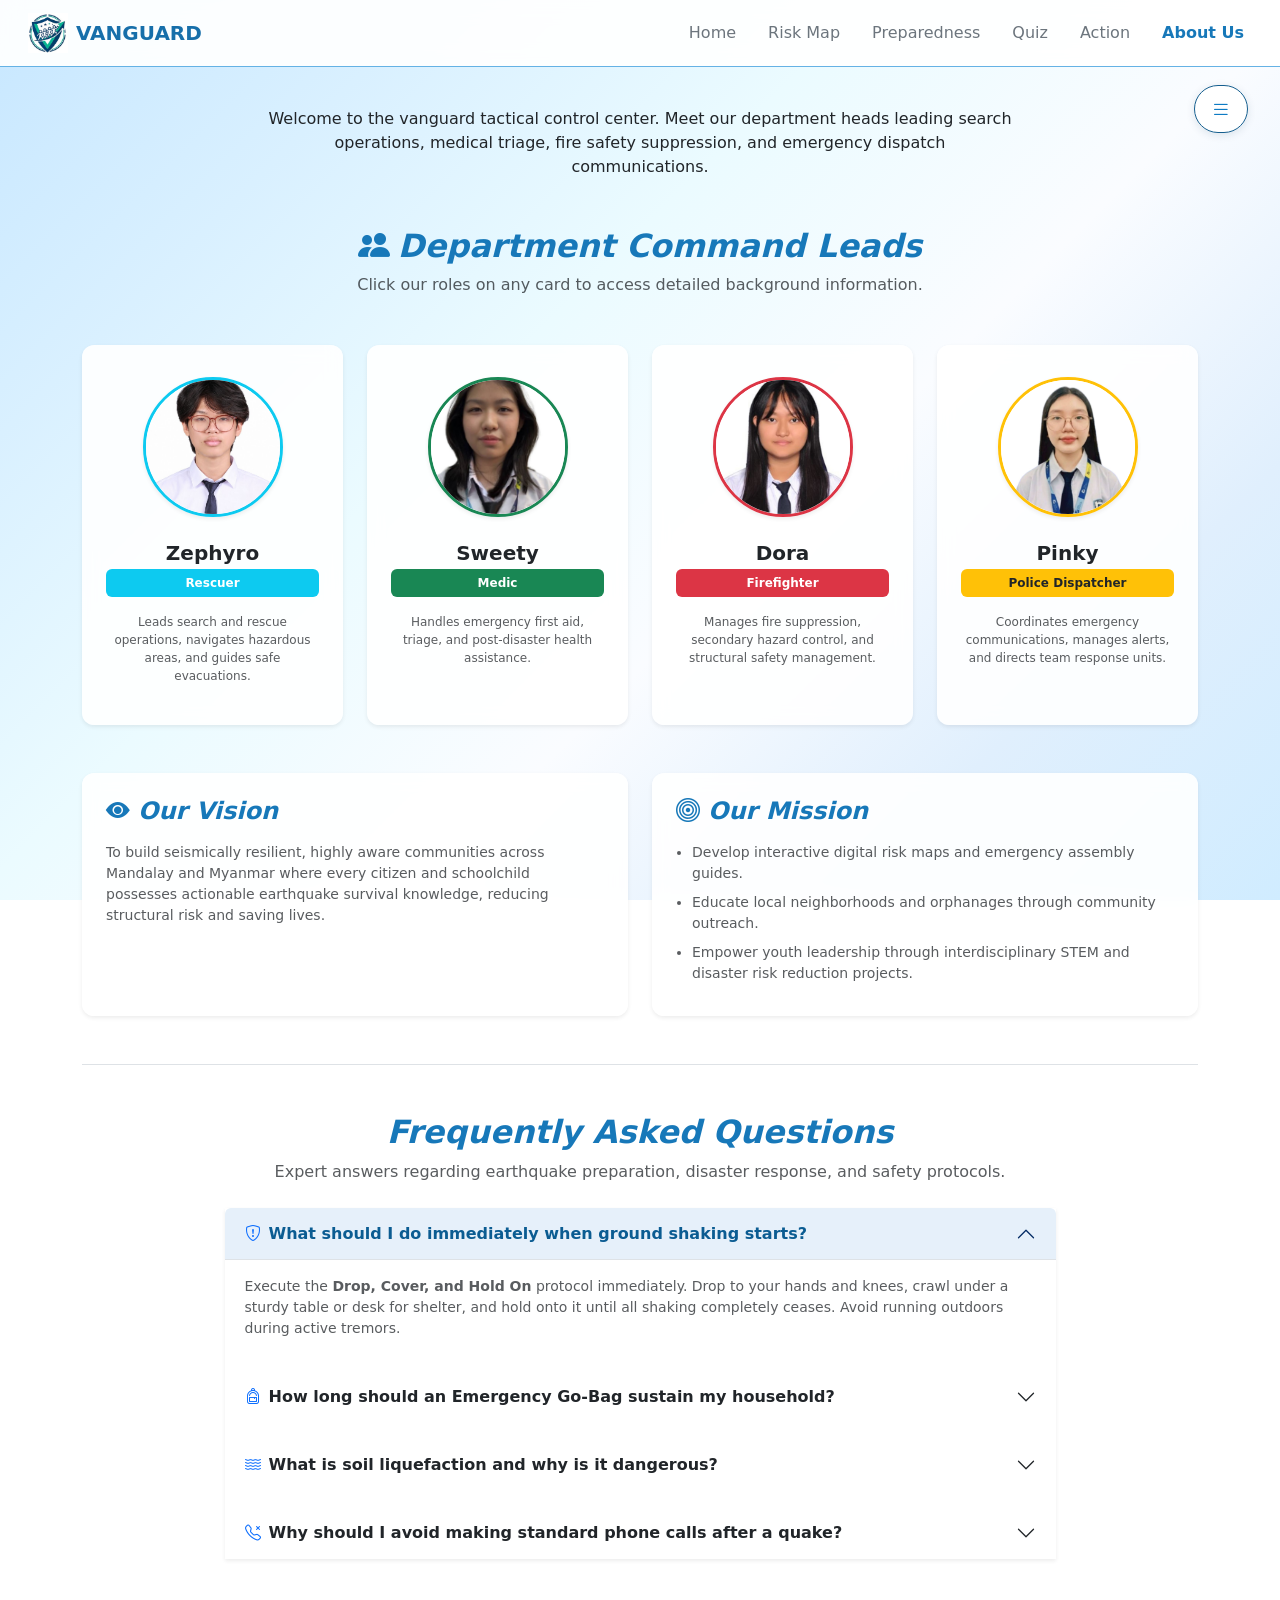
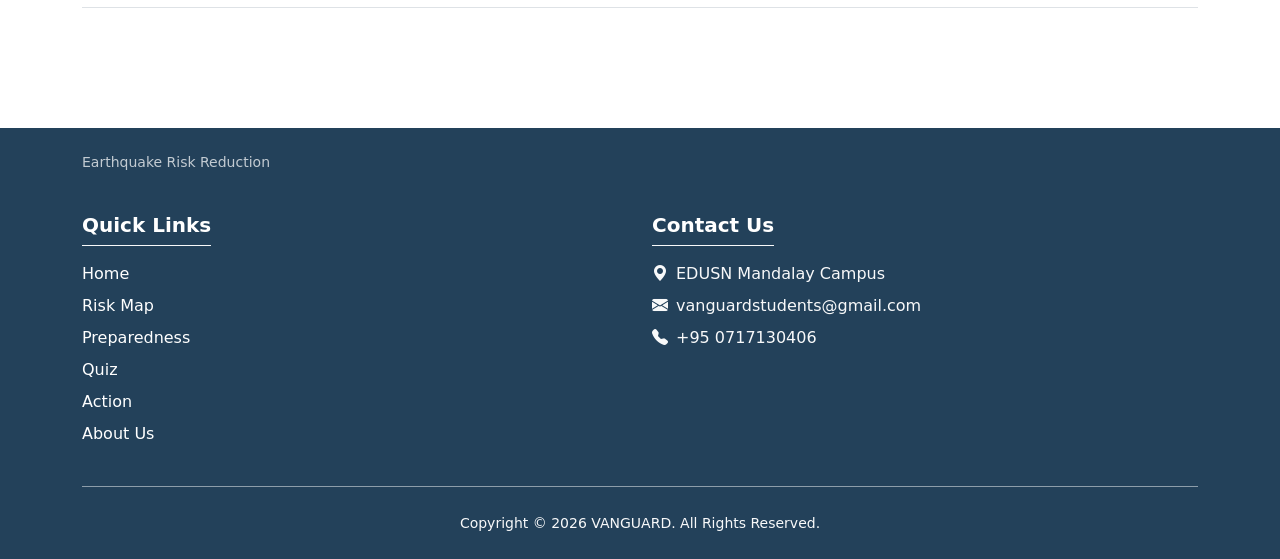
<file: pages/aboutus.html>
<!DOCTYPE html>
<html lang="en">
<head>
  <meta charset="UTF-8">
  <meta name="viewport" content="width=device-width, initial-scale=1.0">
  <title>EARTHQUAKE RISK REDUCTION</title>
  <link rel="stylesheet" href="https://cdn.jsdelivr.net/npm/bootstrap@5.3.3/dist/css/bootstrap.min.css">
  <link rel="stylesheet" href="https://cdn.jsdelivr.net/npm/bootstrap-icons@1.11.3/font/bootstrap-icons.min.css">
  <link rel="stylesheet" href="https://unpkg.com/aos@2.3.1/dist/aos.css">
  <script src="https://cdn.jsdelivr.net/npm/bootstrap@5.3.3/dist/js/bootstrap.bundle.min.js"></script>
  <script src="https://unpkg.com/aos@2.3.1/dist/aos.js"></script>
  <link rel="stylesheet" href="../style.css">
  <link rel="shortcut icon" href="../media/logo.png">
</head>
<body class="background" data-bs-spy="scroll" data-bs-target="#aboutNavbar" data-bs-root-margin="0px 0px -40%" data-bs-smooth-scroll="true">

  <!-- NAVBAR -->
  <nav class="navbar navbar-expand-lg sticky-top px-2 px-sm-3" id="aboutNavbar" data-aos="fade-down">
    <div class="container-fluid">
      <a class="navbar-brand d-flex align-items-center gap-2" href="../index.html">
        <img src="../media/logo.png" alt="logo" width="40" height="40" class="img-fluid">
        <span>VANGUARD</span>
      </a>

      <button class="navbar-toggler border-0" type="button" data-bs-toggle="collapse" data-bs-target="#navMenu" aria-controls="navMenu" aria-expanded="false" aria-label="Toggle navigation">
        <span class="navbar-toggler-icon"></span>
      </button>

      <div class="collapse navbar-collapse" id="navMenu">
        <ul class="navbar-nav ms-auto flex-column flex-lg-row gap-2 gap-lg-3 fw-medium my-2 my-lg-0">
          <li class="nav-item"><a class="nav-link text-secondary" href="../index.html">Home</a></li>
          <li class="nav-item"><a class="nav-link text-secondary" href="riskmap.html">Risk Map</a></li>
          <li class="nav-item"><a class="nav-link text-secondary" href="preparedness.html">Preparedness</a></li>
          <li class="nav-item"><a class="nav-link text-secondary" href="quiz.html">Quiz</a></li>
          <li class="nav-item"><a class="nav-link text-secondary" href="action.html">Action</a></li>
          <li class="nav-item"><a class="nav-link active text-dark-blue fw-bold" href="aboutus.html">About Us</a></li>
  
        </ul>
      </div>
    </div>
  </nav>

  <!-- MENU TOGGLE -->
  <div class="text-center position-relative px-3">
    
    <div class="hero-menu-toggle px-2 d-none d-lg-block">
      <button class="btn rounded-pill px-3 py-2 fw-semibold d-flex align-items-center gap-2" type="button" data-bs-toggle="offcanvas" data-bs-target="#offcanvasNavbar">
        <i class="bi bi-list fs-5"></i>
      </button>
    </div>

  </div>


  <!-- OFFCANVAS MENU -->
  <div class="offcanvas offcanvas-end shadow" tabindex="-1" id="offcanvasNavbar">
    <div class="offcanvas-header border-bottom">
      <h5 class="offcanvas-title fw-bold text-dark-blue d-flex align-items-center gap-2">
        <img src="../media/logo.png" alt="logo" width="35" height="35">
        VANGUARD Menu
      </h5>
      <button type="button" class="btn-close" data-bs-dismiss="offcanvas" aria-label="Close"></button>
    </div>
    <div class="offcanvas-body">
      <ul class="navbar-nav justify-content-end flex-grow-1 pe-3">
        <li class="nav-item mb-2"><a class="nav-link" href="#hero-about"><i class="bi bi-stars me-2"></i>Magical Command Hub</a></li>
        <li class="nav-item mb-2"><a class="nav-link" href="#team-section"><i class="bi bi-shield-shaded me-2"></i>Department Command Heads</a></li>
        <li class="nav-item mb-2"><a class="nav-link" href="#faq"><i class="bi bi-question-circle me-2"></i>Frequently Asked Questions</a></li>
      </ul>
      <div class="mt-4 p-3 rounded border shadow-sm">
        <small class="text-muted d-block mb-1">Year 9 PBL Project</small>
        <strong class="text-dark">Earthquake Risk Reduction</strong>
      </div>
    </div>
  </div>

  <main class="container py-4 mt-2 mt-md-3">

    <!-- HERO SECTION -->
    <section class="text-center mb-5" id="hero-about" data-aos="fade-up">
      <p class="col-lg-8 mx-auto lead fs-6">
        Welcome to the vanguard tactical control center. Meet our department heads leading search operations, medical triage, fire safety suppression, and emergency dispatch communications.
      </p>
    </section>

    <!-- DEPARTMENT HEADS TEAM SECTION -->
    <section class="mb-5" id="team-section" data-aos="fade-up">
      <div class="text-center mb-5">
        <h2 class="fw-bold text-dark-blue fst-italic"><i class="bi bi-people-fill me-2"></i>Department Command Leads</h2>
        <p class="text-muted">Click our roles on any card to access detailed background information.</p>
      </div>

      <div class="row g-4">
        
        <!-- ZEPHYRO -->
        <div class="col-sm-6 col-lg-3" data-aos="zoom-in" data-aos-delay="100">
          <div class="card h-100 border-0 shadow-sm text-center p-3">
            <div class="position-relative mx-auto my-3 overflow-hidden rounded-circle border border-3 border-info shadow-sm" style="width: 140px; height: 140px;">
              <img src="../media/Zephyro.jpg" class="w-100 h-100" style="object-fit: cover;" alt="Zephyro">
            </div>
            <div class="card-body p-2 d-flex flex-column">
              <h5 class="fw-bold text-dark mb-1">Zephyro</h5>
              <span class="badge bg-info text-white fw-bold mb-3 py-2" data-bs-toggle="modal" data-bs-target="#zephyroModal">Rescuer </span>
              <p class="text-muted extra-small flex-grow-1">Leads search and rescue operations, navigates hazardous areas, and guides safe evacuations.</p>
            </div>
          </div>
        </div>

        <!-- SWEETY -->
        <div class="col-sm-6 col-lg-3" data-aos="zoom-in" data-aos-delay="200">
          <div class="card h-100 border-0 shadow-sm text-center p-3">
            <div class="position-relative mx-auto my-3 overflow-hidden rounded-circle border border-3 border-success shadow-sm" style="width: 140px; height: 140px;">
              <img src="../media/Sweety.jpg" class="w-100 h-100" style="object-fit: cover;" alt="Sweety">
            </div>
            <div class="card-body p-2 d-flex flex-column">
              <h5 class="fw-bold text-dark mb-1">Sweety</h5>
              <span class="badge bg-success text-white fw-bold mb-3 py-2" data-bs-target="#sweetyModal" data-bs-toggle="modal">Medic </span>
              <p class="text-muted extra-small flex-grow-1">Handles emergency first aid, triage, and post-disaster health assistance.</p>
            </div>
          </div>
        </div>

        <!-- DORA -->
        <div class="col-sm-6 col-lg-3" data-aos="zoom-in" data-aos-delay="300">
          <div class="card h-100 border-0 shadow-sm text-center p-3">
            <div class="position-relative mx-auto my-3 overflow-hidden rounded-circle border border-3 border-danger shadow-sm" style="width: 140px; height: 140px;">
              <img src="../media/Dora.jpg" class="w-100 h-100" style="object-fit: cover;" alt="Dora">
            </div>
            <div class="card-body p-2 d-flex flex-column">
              <h5 class="fw-bold text-dark mb-1">Dora</h5>
              <span class="badge bg-danger text-white fw-bold mb-3 py-2" data-bs-toggle="modal" data-bs-target="#doraModal">Firefighter</span>
              <p class="text-muted extra-small flex-grow-1">Manages fire suppression, secondary hazard control, and structural safety management.</p>
            </div>
          </div>
        </div>

        <!-- PINKY -->
        <div class="col-sm-6 col-lg-3" data-aos="zoom-in" data-aos-delay="400">
          <div class="card h-100 border-0 shadow-sm text-center p-3">
            <div class="position-relative mx-auto my-3 overflow-hidden rounded-circle border border-3 border-warning shadow-sm" style="width: 140px; height: 140px;">
              <img src="../media/Pinky.jpg" class="w-100 h-100" style="object-fit: cover;" alt="Pinky">
            </div>
            <div class="card-body p-2 d-flex flex-column">
              <h5 class="fw-bold text-dark mb-1">Pinky</h5>
              <span class="badge bg-warning text-dark fw-bold mb-3 py-2" data-bs-target="#pinkyModal" data-bs-toggle="modal">Police Dispatcher</span>
              <p class="text-muted extra-small flex-grow-1">Coordinates emergency communications, manages alerts, and directs team response units.</p>
            </div>
          </div>
        </div>

      </div>
    </section>

    <section class="mb-5" id="vision-mission" data-aos="fade-up">
      <div class="row g-4">
        <div class="col-md-6" data-aos="fade-right">
          <div class="card p-4 h-100 shadow-sm border-0">
            <h4 class="fw-bold text-dark-blue fst-italic mb-3"><i class="bi bi-eye-fill me-2"></i>Our Vision</h4>
            <p class="text-muted small mb-0">
              To build seismically resilient, highly aware communities across Mandalay and Myanmar where every citizen and schoolchild possesses actionable earthquake survival knowledge, reducing structural risk and saving lives.
            </p>
          </div>
        </div>
        <div class="col-md-6" data-aos="fade-left">
          <div class="card p-4 h-100 shadow-sm border-0">
            <h4 class="fw-bold text-dark-blue fst-italic mb-3"><i class="bi bi-bullseye me-2"></i>Our Mission</h4>
            <ul class="text-muted small ps-3 mb-0">
              <li class="mb-2">Develop interactive digital risk maps and emergency assembly guides.</li>
              <li class="mb-2">Educate local neighborhoods and orphanages through community outreach.</li>
              <li class="mb-2">Empower youth leadership through interdisciplinary STEM and disaster risk reduction projects.</li>
            </ul>
          </div>
        </div>
      </div>
    </section>

    <!-- FAQ SECTION -->
    <section class="py-5 border-top border-bottom mb-5" id="faq" data-aos="fade-up">
      <div class="text-center mb-4">
        <h2 class="fw-bold text-dark-blue fst-italic">Frequently Asked Questions</h2>
        <p class="text-muted">Expert answers regarding earthquake preparation, disaster response, and safety protocols.</p>
      </div>

      <div class="row justify-content-center">
        <div class="col-lg-9">
          <div class="accordion shadow-sm" id="faqAccordion">
            
            <div class="accordion-item border-0 mb-3 rounded overflow-hidden border">
              <h2 class="accordion-header">
                <button class="accordion-button fw-bold" type="button" data-bs-toggle="collapse" data-bs-target="#faqOne">
                  <i class="bi bi-shield-exclamation text-primary me-2"></i> What should I do immediately when ground shaking starts?
                </button>
              </h2>
              <div id="faqOne" class="accordion-collapse collapse show" data-bs-parent="#faqAccordion">
                <div class="accordion-body text-muted small">
                  Execute the <strong>Drop, Cover, and Hold On</strong> protocol immediately. Drop to your hands and knees, crawl under a sturdy table or desk for shelter, and hold onto it until all shaking completely ceases. Avoid running outdoors during active tremors.
                </div>
              </div>
            </div>

            <div class="accordion-item border-0 mb-3 rounded overflow-hidden border">
              <h2 class="accordion-header">
                <button class="accordion-button collapsed fw-bold" type="button" data-bs-toggle="collapse" data-bs-target="#faqTwo">
                  <i class="bi bi-backpack text-primary me-2"></i> How long should an Emergency Go-Bag sustain my household?
                </button>
              </h2>
              <div id="faqTwo" class="accordion-collapse collapse" data-bs-parent="#faqAccordion">
                <div class="accordion-body text-muted small">
                  Your go-bag should contain at least <strong>72 hours (3 days)</strong> of self-sufficiency supplies, including 1 gallon of drinking water per person daily, non-perishable food items, first-aid supplies, flashlights, and vital personal documents.
                </div>
              </div>
            </div>

            <div class="accordion-item border-0 mb-3 rounded overflow-hidden border">
              <h2 class="accordion-header">
                <button class="accordion-button collapsed fw-bold" type="button" data-bs-toggle="collapse" data-bs-target="#faqThree">
                  <i class="bi bi-water text-primary me-2"></i> What is soil liquefaction and why is it dangerous?
                </button>
              </h2>
              <div id="faqThree" class="accordion-collapse collapse" data-bs-parent="#faqAccordion">
                <div class="accordion-body text-muted small">
                  Soil liquefaction happens when saturated, loose soil temporarily loses its solid strength during heavy ground shaking and behaves like thick quicksand, causing heavy buildings and infrastructure to sink or tip over.
                </div>
              </div>
            </div>

            <div class="accordion-item border-0 rounded overflow-hidden border">
              <h2 class="accordion-header">
                <button class="accordion-button collapsed fw-bold" type="button" data-bs-toggle="collapse" data-bs-target="#faqFour">
                  <i class="bi bi-telephone-x text-primary me-2"></i> Why should I avoid making standard phone calls after a quake?
                </button>
              </h2>
              <div id="faqFour" class="accordion-collapse collapse" data-bs-parent="#faqAccordion">
                <div class="accordion-body text-muted small">
                  Cellular networks easily get jammed immediately after major earthquakes due to sudden call volume spikes. Use text messaging (SMS) or internet data apps instead to preserve bandwidth for emergency responders.
                </div>
              </div>
            </div>

          </div>
        </div>
      </div>
    </section>


  </main>



  <!-- TEAM MEMBER MODALS -->

  <!-- ZEPHYRO MODAL -->
  <div class="modal fade" id="zephyroModal" tabindex="-1" aria-hidden="true">
    <div class="modal-dialog modal-dialog-centered">
      <div class="modal-content border-0 rounded-4 shadow-lg">
        <div class="modal-header border-bottom">
          <h5 class="modal-title fw-bold text-info"><i class="bi bi-shield-fill-check me-2"></i>Zephyro — Head of Search & Rescue</h5>
          <button type="button" class="btn-close" data-bs-dismiss="modal" aria-label="Close"></button>
        </div>
        <div class="modal-body">
          <div class="text-center mb-3">
            <img src="../media/Zephyro.jpg" class="rounded-circle border border-3 border-info" width="110" height="110" style="object-fit: cover;" alt="Zephyro">
            <h5 class="fw-bold mt-2 mb-0">Zephyro</h5>
            <span class="badge bg-info px-3 py-1 mt-1">Rescuer & Tactical Operations Lead</span>
          </div>
          <h6 class="fw-bold text-dark mt-3">Department Responsibilities:</h6>
          <ul class="text-muted small ps-3">
            <li class="mb-1">Leads tactical search and rescue operations across damaged structures.</li>
            <li class="mb-1">Navigates hazardous debris fields and unstable seismic zones.</li>
            <li class="mb-1">Guides civilian evacuation routes toward safe stadium assembly points.</li>
          </ul>
        </div>
        <div class="modal-footer border-0">
          <button type="button" class="btn btn-secondary btn-sm rounded-pill px-4" data-bs-dismiss="modal">Close</button>
        </div>
      </div>
    </div>
  </div>

  <!-- SWEETY MODAL -->
  <div class="modal fade" id="sweetyModal" tabindex="-1" aria-hidden="true">
    <div class="modal-dialog modal-dialog-centered">
      <div class="modal-content border-0 rounded-4 shadow-lg">
        <div class="modal-header border-bottom">
          <h5 class="modal-title fw-bold text-success"><i class="bi bi-heart-pulse-fill me-2"></i>Sweety — Head of Medical Dept</h5>
          <button type="button" class="btn-close" data-bs-dismiss="modal" aria-label="Close"></button>
        </div>
        <div class="modal-body">
          <div class="text-center mb-3">
            <img src="../media/Sweety.jpg" class="rounded-circle border border-3 border-success" width="110" height="110" style="object-fit: cover;" alt="Sweety">
            <h5 class="fw-bold mt-2 mb-0">Sweety</h5>
            <span class="badge bg-success px-3 py-1 mt-1">Medic & Triage Specialist</span>
          </div>
          <h6 class="fw-bold text-dark mt-3">Department Responsibilities:</h6>
          <ul class="text-muted small ps-3">
            <li class="mb-1">Manages emergency first aid stations and patient triage protocols.</li>
            <li class="mb-1">Provides critical post-disaster health assistance and injury stabilization.</li>
            <li class="mb-1">Coordinates medical supply distribution at regional stadium camps.</li>
          </ul>
        </div>
        <div class="modal-footer border-0">
          <button type="button" class="btn btn-secondary btn-sm rounded-pill px-4" data-bs-dismiss="modal">Close</button>
        </div>
      </div>
    </div>
  </div>

  <!-- DORA MODAL -->
  <div class="modal fade" id="doraModal" tabindex="-1" aria-hidden="true">
    <div class="modal-dialog modal-dialog-centered">
      <div class="modal-content border-0 rounded-4 shadow-lg">
        <div class="modal-header border-bottom">
          <h5 class="modal-title fw-bold text-danger"><i class="bi bi-fire me-2"></i>Dora — Head of Fire Safety</h5>
          <button type="button" class="btn-close" data-bs-dismiss="modal" aria-label="Close"></button>
        </div>
        <div class="modal-body">
          <div class="text-center mb-3">
            <img src="../media/Dora.jpg" class="rounded-circle border border-3 border-danger" width="110" height="110" style="object-fit: cover;" alt="Dora">
            <h5 class="fw-bold mt-2 mb-0">Dora</h5>
            <span class="badge bg-danger px-3 py-1 mt-1">Firefighter & Structural Hazard Lead</span>
          </div>
          <h6 class="fw-bold text-dark mt-3">Department Responsibilities:</h6>
          <ul class="text-muted small ps-3">
            <li class="mb-1">Manages emergency fire suppression caused by ruptured gas lines.</li>
            <li class="mb-1">Controls secondary seismic hazards like electrical shorts and chemical spills.</li>
            <li class="mb-1">Conducts structural safety assessments on damaged urban buildings.</li>
          </ul>
        </div>
        <div class="modal-footer border-0">
          <button type="button" class="btn btn-secondary btn-sm rounded-pill px-4" data-bs-dismiss="modal">Close</button>
        </div>
      </div>
    </div>
  </div>

  <!-- PINKY MODAL -->
  <div class="modal fade" id="pinkyModal" tabindex="-1" aria-hidden="true">
    <div class="modal-dialog modal-dialog-centered">
      <div class="modal-content border-0 rounded-4 shadow-lg">
        <div class="modal-header border-bottom">
          <h5 class="modal-title fw-bold text-warning text-dark"><i class="bi bi-broadcast me-2"></i>Pinky — Head of Comms</h5>
          <button type="button" class="btn-close" data-bs-dismiss="modal" aria-label="Close"></button>
        </div>
        <div class="modal-body">
          <div class="text-center mb-3">
            <img src="../media/Pinky.jpg" class="rounded-circle border border-3 border-warning" width="110" height="110" style="object-fit: cover;" alt="Pinky">
            <h5 class="fw-bold mt-2 mb-0">Pinky</h5>
            <span class="badge bg-warning text-dark px-3 py-1 mt-1">Police Dispatcher & Communications Lead</span>
          </div>
          <h6 class="fw-bold text-dark mt-3">Department Responsibilities:</h6>
          <ul class="text-muted small ps-3">
            <li class="mb-1">Coordinates emergency communications and public safety broadcasts.</li>
            <li class="mb-1">Manages live hazard alerts and emergency warning feeds.</li>
            <li class="mb-1">Directs tactical response units and field dispatch communications.</li>
          </ul>
        </div>
        <div class="modal-footer border-0">
          <button type="button" class="btn btn-secondary btn-sm rounded-pill px-4" data-bs-dismiss="modal">Close</button>
        </div>
      </div>
    </div>
  </div>

  <!-- FOOTER -->
  <footer class="py-4 text-white mt-5" data-aos="fade">
    <div class="container">
      <div class="row mb-4 text-center text-md-start">
        <div class="col-12">
          <p class="text-light opacity-75 small">Earthquake Risk Reduction</p>
        </div>
      </div>

      <div class="row text-center text-md-start">
        <div class="col-md-6 mb-4 mb-md-0">
          <h5 class="fw-bold mb-3 border-bottom border-light pb-2 d-inline-block">Quick Links</h5>
          <ul class="list-unstyled">
            <li class="mb-2"><a href="../index.html" class="text-white text-decoration-none hover-link">Home</a></li>
            <li class="mb-2"><a href="riskmap.html" class="text-white text-decoration-none hover-link">Risk Map</a></li>
            <li class="mb-2"><a href="preparedness.html" class="text-white text-decoration-none hover-link">Preparedness</a></li>
            <li class="mb-2"><a href="quiz.html" class="text-white text-decoration-none hover-link">Quiz</a></li>
            <li class="mb-2"><a href="action.html" class="text-white text-decoration-none hover-link">Action</a></li>
            <li class="mb-2"><a href="aboutus.html" class="text-white text-decoration-none hover-link">About Us</a></li>
          </ul>
        </div>

        <div class="col-md-6">
          <h5 class="fw-bold mb-3 border-bottom border-light pb-2 d-inline-block">Contact Us</h5>
          <ul class="list-unstyled text-light">
            <li class="mb-2"><i class="bi bi-geo-alt-fill me-2"></i>EDUSN Mandalay Campus</li>
            <li class="mb-2"><i class="bi bi-envelope-fill me-2"></i>vanguardstudents@gmail.com</li>
            <li class="mb-2"><i class="bi bi-telephone-fill me-2"></i>+95 0717130406</li>
          </ul>
        </div>
      </div>

      <hr class="my-4 border-light opacity-50">

      <div class="row">
        <div class="col-12 text-center">
          <small class="text-light">Copyright &copy; 2026 VANGUARD. All Rights Reserved.</small>
        </div>
      </div>
    </div>
  </footer>

  <script>
    // Initialize AOS
    AOS.init({
      duration: 800,
      once: true,
      offset: 100
    });
  </script>
</body>
</html>
</file>
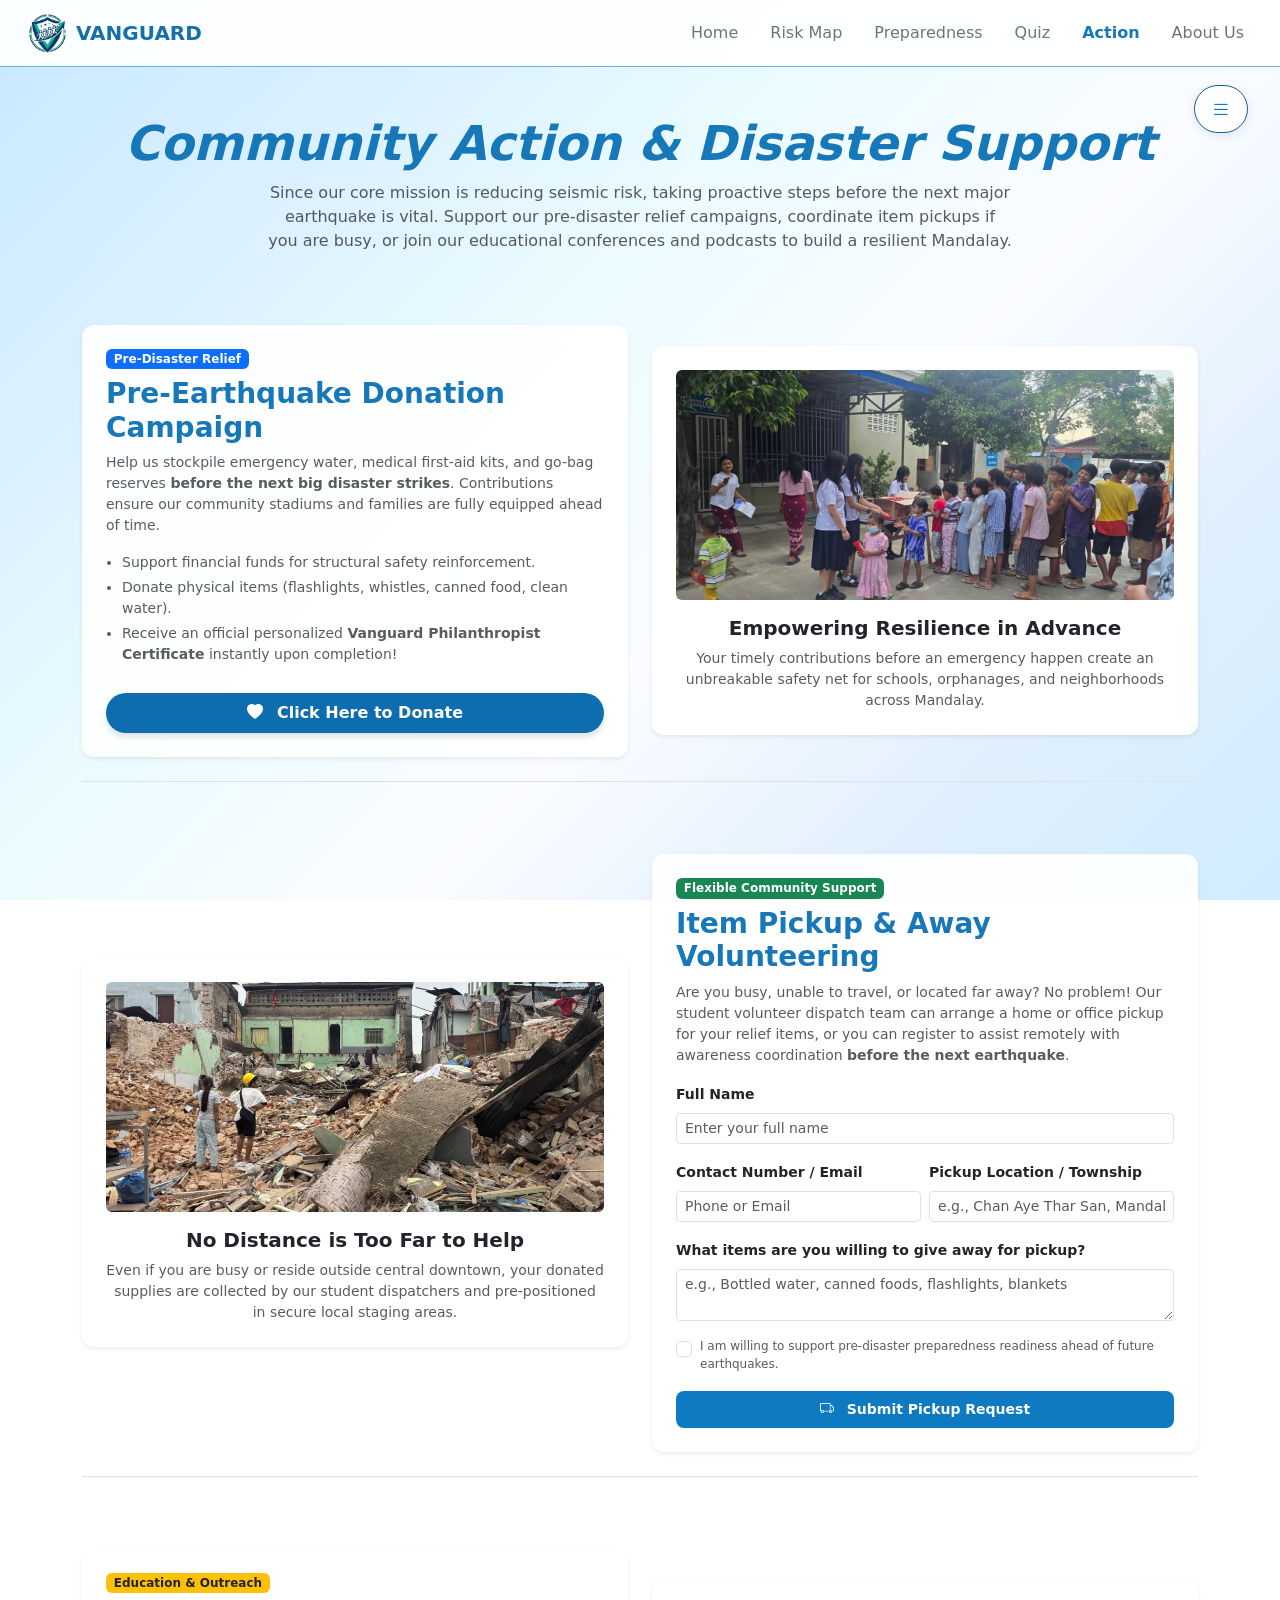
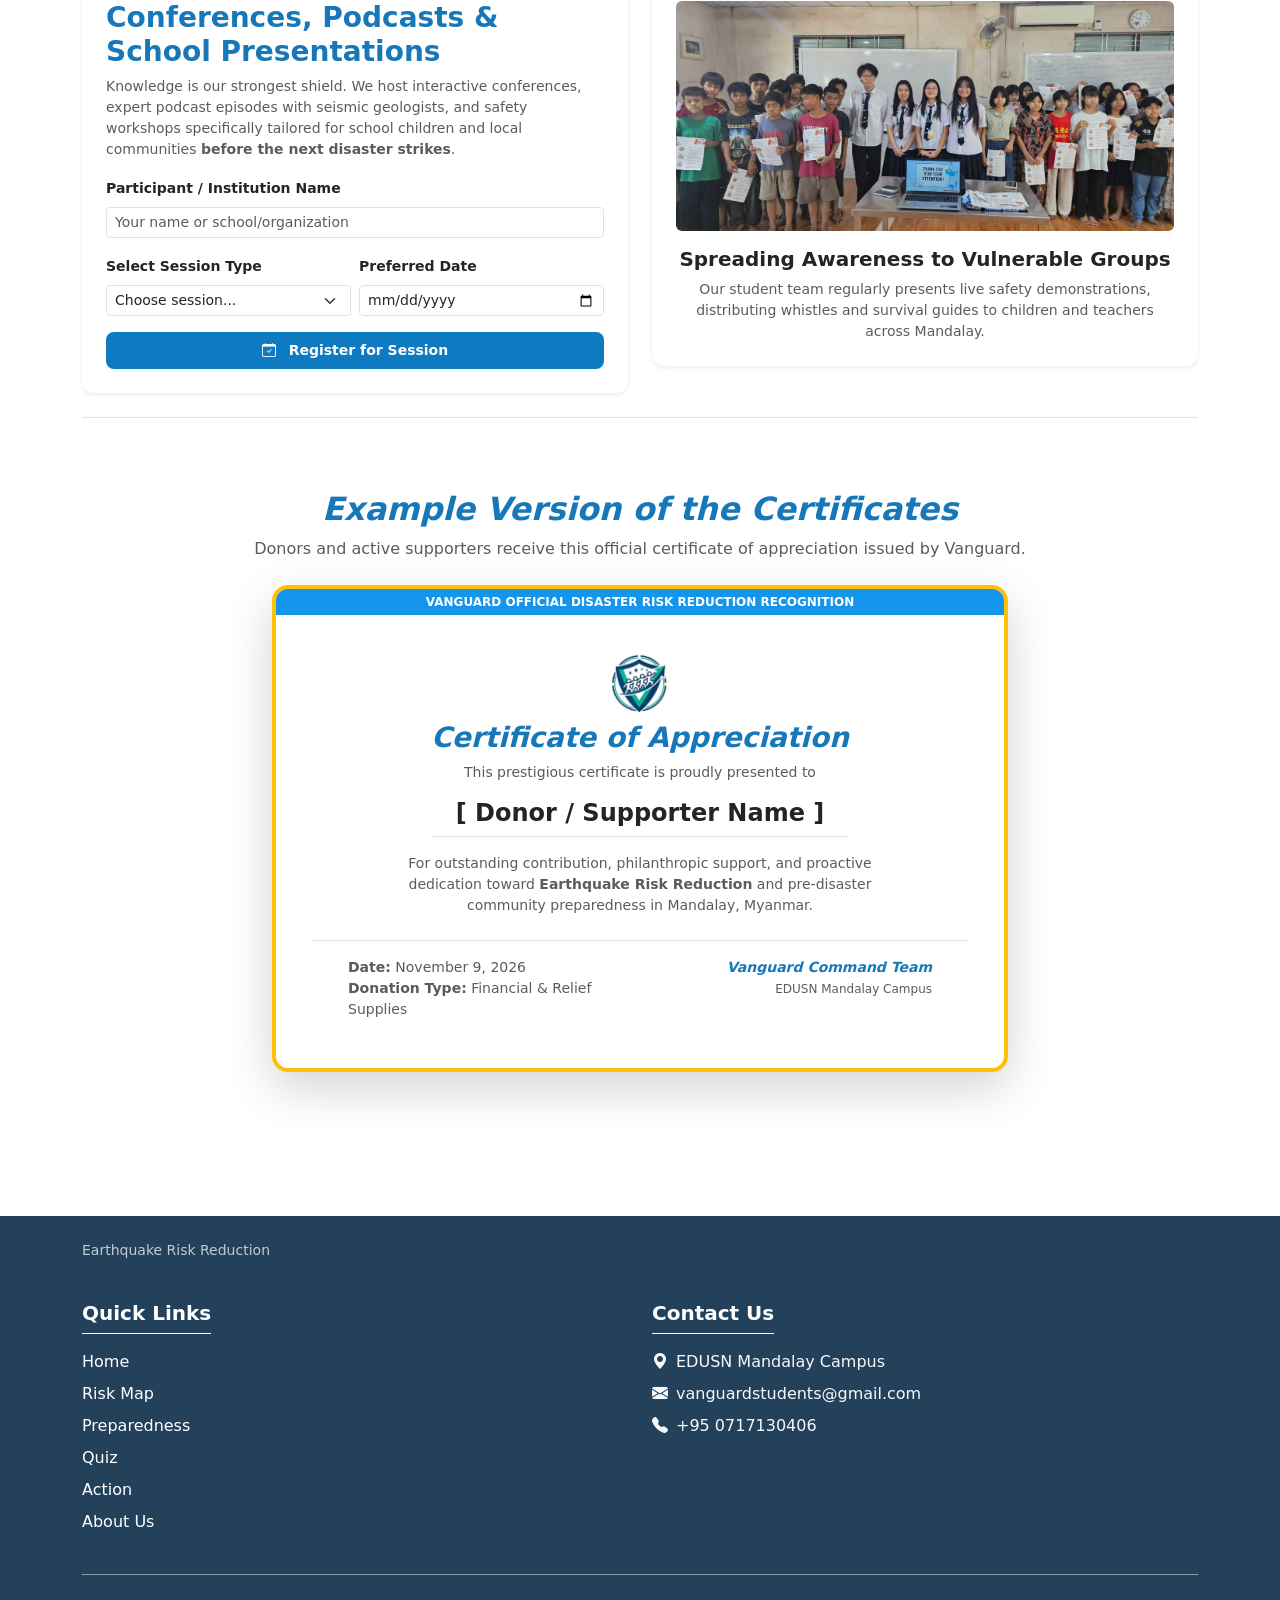
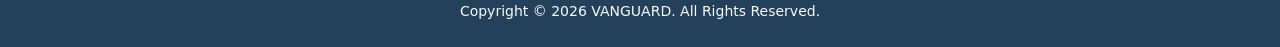
<file: pages/action.html>
<!DOCTYPE html>
<html lang="en">
<head>
  <meta charset="UTF-8">
  <meta name="viewport" content="width=device-width, initial-scale=1.0">
  <title>VANGUARD - Community Action & Support</title>
  <link rel="stylesheet" href="https://cdn.jsdelivr.net/npm/bootstrap@5.3.3/dist/css/bootstrap.min.css">
  <link rel="stylesheet" href="https://cdn.jsdelivr.net/npm/bootstrap-icons@1.11.3/font/bootstrap-icons.min.css">
  <link rel="stylesheet" href="https://unpkg.com/aos@2.3.1/dist/aos.css">
  <script src="https://cdn.jsdelivr.net/npm/bootstrap@5.3.3/dist/js/bootstrap.bundle.min.js"></script>
  <script src="https://unpkg.com/aos@2.3.1/dist/aos.js"></script>
  <link rel="stylesheet" href="../style.css">
  <link rel="shortcut icon" href="../media/logo.png">
</head>
<body class="background" data-bs-spy="scroll" data-bs-target="#actionNavbar" data-bs-root-margin="0px 0px -40%" data-bs-smooth-scroll="true">

  <!-- NAVBAR -->
  <nav class="navbar navbar-expand-lg sticky-top px-2 px-sm-3" id="actionNavbar" data-aos="fade-down">
    <div class="container-fluid">
      <a class="navbar-brand d-flex align-items-center gap-2" href="../index.html">
        <img src="../media/logo.png" alt="logo" width="40" height="40" class="img-fluid">
        <span>VANGUARD</span>
      </a>

      <button class="navbar-toggler border-0" type="button" data-bs-toggle="collapse" data-bs-target="#navMenu" aria-controls="navMenu" aria-expanded="false" aria-label="Toggle navigation">
        <span class="navbar-toggler-icon"></span>
      </button>

      <div class="collapse navbar-collapse" id="navMenu">
        <ul class="navbar-nav ms-auto flex-column flex-lg-row gap-2 gap-lg-3 fw-medium my-2 my-lg-0">
          <li class="nav-item"><a class="nav-link text-secondary" href="../index.html">Home</a></li>
          <li class="nav-item"><a class="nav-link text-secondary" href="riskmap.html">Risk Map</a></li>
          <li class="nav-item"><a class="nav-link text-secondary" href="preparedness.html">Preparedness</a></li>
          <li class="nav-item"><a class="nav-link text-secondary" href="quiz.html">Quiz</a></li>
          <li class="nav-item"><a class="nav-link active text-dark-blue fw-bold" href="action.html">Action</a></li>
          <li class="nav-item"><a class="nav-link text-secondary" href="aboutus.html">About Us</a></li>
        </ul>
      </div>
    </div>
  </nav>

  <!-- MENU TOGGLE -->
  <div class="text-center position-relative px-3">
    <div class="hero-menu-toggle px-2 d-none d-lg-block">
      <button class="btn rounded-pill px-3 py-2 fw-semibold d-flex align-items-center gap-2" type="button" data-bs-toggle="offcanvas" data-bs-target="#offcanvasNavbar">
        <i class="bi bi-list fs-5"></i>
      </button>
    </div>
  </div>

  <!-- OFFCANVAS MENU -->
  <div class="offcanvas offcanvas-end shadow" tabindex="-1" id="offcanvasNavbar">
    <div class="offcanvas-header border-bottom">
      <h5 class="offcanvas-title fw-bold text-dark-blue d-flex align-items-center gap-2">
        <img src="../media/logo.png" alt="logo" width="35" height="35">
        VANGUARD Menu
      </h5>
      <button type="button" class="btn-close" data-bs-dismiss="offcanvas" aria-label="Close"></button>
    </div>
    <div class="offcanvas-body">
      <ul class="navbar-nav justify-content-end flex-grow-1 pe-3">
        <li class="nav-item mb-2"><a class="nav-link" href="#hero-action"><i class="bi bi-stars me-2"></i>Action & Support Hub</a></li>
        <li class="nav-item mb-2"><a class="nav-link" href="#donation-section"><i class="bi bi-heart-fill me-2"></i>Donation & Relief Support</a></li>
        <li class="nav-item mb-2"><a class="nav-link" href="#volunteer-section"><i class="bi bi-people-fill me-2"></i>Pickup & Item Volunteering</a></li>
        <li class="nav-item mb-2"><a class="nav-link" href="#conference-section"><i class="bi bi-mic-fill me-2"></i>Conference & Knowledge Sharing</a></li>
        <li class="nav-item mb-2"><a class="nav-link" href="#certificate-preview"><i class="bi bi-award-fill me-2"></i>Example Certificate Version</a></li>
      </ul>
      <div class="mt-4 p-3 rounded border shadow-sm">
        <small class="text-muted d-block mb-1">Year 9 PBL Project</small>
        <strong class="text-dark">Earthquake Risk Reduction</strong>
      </div>
    </div>
  </div>

  <main class="container py-4 mt-2 mt-md-4">

    <!-- HERO SECTION -->
    <section class="text-center mb-5" id="hero-action" data-aos="fade-up">
      <h2 class="display-5 fw-bold text-dark-blue fst-italic">Community Action & Disaster Support</h2>
      <p class="col-lg-8 mx-auto lead fs-6 text-muted mt-2">
        Since our core mission is reducing seismic risk, taking proactive steps <strong>before the next major earthquake</strong> is vital. Support our pre-disaster relief campaigns, coordinate item pickups if you are busy, or join our educational conferences and podcasts to build a resilient Mandalay.
      </p>
    </section>

    <!-- SECTION 1: DONATION SIGN-IN & POPUP FORM -->
    <section class="mb-5 py-4 border-bottom" id="donation-section" data-aos="fade-up">
      <div class="row align-items-center g-4">
        <div class="col-lg-6" data-aos="fade-right">
          <div class="card p-4 shadow-sm border-0 h-100">
            <span class="badge bg-primary w-auto mb-2 align-self-start">Pre-Disaster Relief</span>
            <h3 class="fw-bold text-dark-blue">Pre-Earthquake Donation Campaign</h3>
            <p class="text-muted small mb-3">
              Help us stockpile emergency water, medical first-aid kits, and go-bag reserves <strong>before the next big disaster strikes</strong>. Contributions ensure our community stadiums and families are fully equipped ahead of time.
            </p>
            <ul class="text-muted small ps-3 mb-4">
              <li class="mb-1">Support financial funds for structural safety reinforcement.</li>
              <li class="mb-1">Donate physical items (flashlights, whistles, canned food, clean water).</li>
              <li class="mb-1">Receive an official personalized <strong>Vanguard Philanthropist Certificate</strong> instantly upon completion!</li>
            </ul>
            <button class="btn seemore px-4 py-2 rounded-pill fw-bold w-100 justify-content-center" data-bs-toggle="modal" data-bs-target="#donationModal">
              <i class="bi bi-heart-fill me-2"></i> Click Here to Donate
            </button>
          </div>
        </div>
        <div class="col-lg-6 text-center" data-aos="fade-left">
          <div class="card p-4 shadow-sm border-0 bg-white">
            <img src="../media/donate.jpg" class="img-fluid rounded mb-3" style="max-height: 230px; object-fit: cover;" alt="Donation Support">
            <h5 class="fw-bold text-dark">Empowering Resilience in Advance</h5>
            <p class="text-muted small mb-0">Your timely contributions before an emergency happen create an unbreakable safety net for schools, orphanages, and neighborhoods across Mandalay.</p>
          </div>
        </div>
      </div>
    </section>

    <!-- SECTION 2: VOLUNTEERING (ITEM PICKUP FOR BUSY DONORS) -->
    <section class="mb-5 py-4 border-bottom" id="volunteer-section" data-aos="fade-up">
      <div class="row align-items-center g-4 flex-row-reverse">
        <div class="col-lg-6" data-aos="fade-left">
          <div class="card p-4 shadow-sm border-0 h-100">
            <span class="badge bg-success w-auto mb-2 align-self-start">Flexible Community Support</span>
            <h3 class="fw-bold text-dark-blue">Item Pickup & Away Volunteering</h3>
            <p class="text-muted small mb-3">
              Are you busy, unable to travel, or located far away? No problem! Our student volunteer dispatch team can arrange a home or office pickup for your relief items, or you can register to assist remotely with awareness coordination <strong>before the next earthquake</strong>.
            </p>
            
            <form id="volunteerForm" onsubmit="handleVolunteerSubmit(event)">
              <div class="mb-3">
                <label class="form-label small fw-bold">Full Name</label>
                <input type="text" class="form-control form-control-sm" id="volName" placeholder="Enter your full name" required>
              </div>
              <div class="row g-2 mb-3">
                <div class="col-md-6">
                  <label class="form-label small fw-bold">Contact Number / Email</label>
                  <input type="text" class="form-control form-control-sm" id="volContact" placeholder="Phone or Email" required>
                </div>
                <div class="col-md-6">
                  <label class="form-label small fw-bold">Pickup Location / Township</label>
                  <input type="text" class="form-control form-control-sm" id="volLocation" placeholder="e.g., Chan Aye Thar San, Mandalay" required>
                </div>
              </div>
              <div class="mb-3">
                <label class="form-label small fw-bold">What items are you willing to give away for pickup?</label>
                <textarea class="form-control form-control-sm" id="volItems" rows="2" placeholder="e.g., Bottled water, canned foods, flashlights, blankets" required></textarea>
              </div>
              <div class="form-check mb-3">
                <input class="form-check-input" type="checkbox" id="volAgree" required>
                <label class="form-check-label text-muted extra-small" for="volAgree">
                  I am willing to support pre-disaster preparedness readiness ahead of future earthquakes.
                </label>
              </div>
              <button type="submit" class="btn btn-blue btn-sm w-100 fw-bold py-2">
                <p class="mb-0"><i class="bi bi-truck me-2"></i> Submit Pickup Request</p>
              </button>
            </form>
            <div id="volSuccessAlert" class="alert alert-success mt-3 small d-none" role="alert">
              <i class="bi bi-check-circle-fill me-2"></i> Thank you! Our Vanguard dispatch team will contact you soon to arrange item pickup.
            </div>
          </div>
        </div>
        <div class="col-lg-6 text-center" data-aos="fade-right">
          <div class="card p-4 shadow-sm border-0 bg-white">
            <img src="../media/eq2.jpg" class="img-fluid rounded mb-3" style="max-height: 230px; object-fit: cover;" alt="Volunteering">
            <h5 class="fw-bold text-dark">No Distance is Too Far to Help</h5>
            <p class="text-muted small mb-0">Even if you are busy or reside outside central downtown, your donated supplies are collected by our student dispatchers and pre-positioned in secure local staging areas.</p>
          </div>
        </div>
      </div>
    </section>

    <!-- SECTION 3: CONFERENCE, PODCAST & PRESENTATIONS -->
    <section class="mb-5 py-4 border-bottom" id="conference-section" data-aos="fade-up">
      <div class="row align-items-center g-4">
        <div class="col-lg-6" data-aos="fade-right">
          <div class="card p-4 shadow-sm border-0 h-100">
            <span class="badge bg-warning text-dark w-auto mb-2 align-self-start">Education & Outreach</span>
            <h3 class="fw-bold text-dark-blue">Conferences, Podcasts & School Presentations</h3>
            <p class="text-muted small mb-3">
              Knowledge is our strongest shield. We host interactive conferences, expert podcast episodes with seismic geologists, and safety workshops specifically tailored for school children and local communities <strong>before the next disaster strikes</strong>.
            </p>
            
            <form id="confForm" onsubmit="handleConfSubmit(event)">
              <div class="mb-3">
                <label class="form-label small fw-bold">Participant / Institution Name</label>
                <input type="text" class="form-control form-control-sm" id="confName" placeholder="Your name or school/organization" required>
              </div>
              <div class="row g-2 mb-3">
                <div class="col-md-6">
                  <label class="form-label small fw-bold">Select Session Type</label>
                  <select class="form-select form-select-sm" id="confType" required>
                    <option value="" selected disabled>Choose session...</option>
                    <option value="Live Conference">Live Seismic Safety Conference</option>
                    <option value="Podcast Episode">Vanguard Risk Reduction Podcast</option>
                    <option value="Orphanage / School Workshop">Orphanage & School Safety Workshop</option>
                  </select>
                </div>
                <div class="col-md-6">
                  <label class="form-label small fw-bold">Preferred Date</label>
                  <input type="date" class="form-control form-control-sm" id="confDate" required>
                </div>
              </div>
              <button type="submit" class="btn btn-blue btn-sm w-100 fw-bold py-2">
                <p class="mb-0"><i class="bi bi-calendar-check me-2"></i> Register for Session</p>
              </button>
            </form>
            <div id="confSuccessAlert" class="alert alert-success mt-3 small d-none" role="alert">
              <i class="bi bi-check-circle-fill me-2"></i> Registration successful! We will email you the conference link or schedule details.
            </div>
          </div>
        </div>
        <div class="col-lg-6 text-center" data-aos="fade-left">
          <div class="card p-4 shadow-sm border-0 bg-white">
            <img src="../media/ppt.jpg" class="img-fluid rounded mb-3" style="max-height: 230px; object-fit: cover;" alt="Conference Podcast">
            <h5 class="fw-bold text-dark">Spreading Awareness to Vulnerable Groups</h5>
            <p class="text-muted small mb-0">Our student team regularly presents live safety demonstrations, distributing whistles and survival guides to children and teachers across Mandalay.</p>
          </div>
        </div>
      </div>
    </section>

    <!-- SECTION 4: EXAMPLE VERSION OF THE CERTIFICATES (ORIGINAL CLEAN VERSION) -->
    <section class="mb-5 py-4" id="certificate-preview" data-aos="zoom-in">
      <div class="text-center mb-4">
        <h2 class="fw-bold text-dark-blue fst-italic">Example Version of the Certificates</h2>
        <p class="text-muted">Donors and active supporters receive this official certificate of appreciation issued by Vanguard.</p>
      </div>

      <div class="row justify-content-center">
        <div class="col-lg-8">
          <div class="card p-5 shadow-lg border-4 border-warning rounded-4 text-center bg-white position-relative overflow-hidden">
            <div class="position-absolute top-0 start-0 w-100 bg-dark-blue py-1 text-white extra-small fw-bold">
              VANGUARD OFFICIAL DISASTER RISK REDUCTION RECOGNITION
            </div>
            <div class="mt-3">
              <img src="../media/logo.png" alt="logo" width="60" height="60" class="img-fluid mb-2">
              <h3 class="fw-bold text-dark-blue fst-italic">Certificate of Appreciation</h3>
              <p class="text-muted small mb-3">This prestigious certificate is proudly presented to</p>
              <h4 class="fw-bold text-dark border-bottom pb-2 d-inline-block px-4 mb-3">[ Donor / Supporter Name ]</h4>
              <p class="text-muted small col-lg-10 mx-auto mb-4">
                For outstanding contribution, philanthropic support, and proactive dedication toward <strong>Earthquake Risk Reduction</strong> and pre-disaster community preparedness in Mandalay, Myanmar.
              </p>
              <div class="row text-start small text-muted px-4 mt-4 border-top pt-3">
                <div class="col-6">
                  <strong>Date:</strong> November 9, 2026<br>
                  <strong>Donation Type:</strong> Financial & Relief Supplies
                </div>
                <div class="col-6 text-end">
                  <span class="d-block fst-italic fw-bold text-dark-blue">Vanguard Command Team</span>
                  <small class="extra-small text-muted">EDUSN Mandalay Campus</small>
                </div>
              </div>
            </div>
          </div>
        </div>
      </div>
    </section>

  </main>

  <!-- DONATION POPUP MODAL -->
  <div class="modal fade" id="donationModal" tabindex="-1" aria-hidden="true">
    <div class="modal-dialog modal-dialog-centered modal-lg">
      <div class="modal-content border-0 rounded-4 shadow-lg">
        <div class="modal-header bg-primary text-white">
          <h5 class="modal-title fw-bold"><i class="bi bi-heart-fill me-2"></i> Vanguard Pre-Disaster Donation Form</h5>
          <button type="button" class="btn-close btn-close-white" data-bs-dismiss="modal" aria-label="Close"></button>
        </div>
        <div class="modal-body p-4">
          <form id="donationForm" onsubmit="handleDonationSubmit(event)">
            <div class="row g-3 mb-3">
              <div class="col-md-6">
                <label class="form-label small fw-bold">Full Name</label>
                <input type="text" class="form-control" id="donorName" placeholder="Enter your full name" required>
              </div>
              <div class="col-md-6">
                <label class="form-label small fw-bold">Place / City / Township</label>
                <input type="text" class="form-control" id="donorPlace" placeholder="e.g., Mandalay, Myanmar" required>
              </div>
            </div>

            <div class="row g-3 mb-3">
              <div class="col-md-6">
                <label class="form-label small fw-bold">How will you donate?</label>
                <select class="form-select" id="donationMethod" required>
                  <option value="" selected disabled>Select donation type...</option>
                  <option value="Money / Financial Fund">Money / Financial Fund (Stadial Relief & Retrofit)</option>
                  <option value="Things / Relief Supplies">Things / Relief Supplies (Water, Go-Bags, First-Aid)</option>
                  <option value="Both Money & Things">Both Money & Physical Supplies</option>
                </select>
              </div>
              <div class="col-md-6">
                <label class="form-label small fw-bold">Contribution Details / Amount</label>
                <input type="text" class="form-control" id="donorDetails" placeholder="e.g., 50,000 MMK or 3 Go-Bags" required>
              </div>
            </div>

            <div class="form-check mb-4">
              <input class="form-check-input" type="checkbox" id="donorPledge" required>
              <label class="form-check-label text-muted small" for="donorPledge">
                I support proactive earthquake risk reduction <strong>before the next big disaster</strong>.
              </label>
            </div>

            <div class="text-center">
              <button type="submit" class="btn seemore px-5 py-2 rounded-pill fw-bold">
                <i class="bi bi-award-fill me-2"></i> Submit & Generate Certificate
              </button>
            </div>
          </form>

          <!-- CERTIFICATE GENERATED RESULT CONTAINER -->
          <div id="generatedCertificateContainer" class="d-none mt-4 p-4 border-3 border-success rounded-4 bg-light text-center">
            <div class="text-success mb-2 fs-3"><i class="bi bi-patch-check-fill"></i></div>
            <h4 class="fw-bold text-dark-blue mb-1">Donation Successful!</h4>
            <p class="text-muted small mb-3">Thank you for your generous support. Here is your official certificate:</p>
            
            <div class="card p-4 border-2 border-warning bg-white shadow-sm text-center rounded-3">
              <img src="../media/logo.png" alt="logo" width="50" height="50" class="img-fluid mb-1">
              <h5 class="fw-bold text-dark-blue fst-italic">Certificate of Appreciation</h5>
              <p class="text-muted extra-small mb-2">Proudly presented to</p>
              <h4 class="fw-bold text-dark border-bottom pb-1 d-inline-block px-3 mb-2" id="certDisplayNicName">Donor Name</h4>
              <p class="text-muted extra-small mb-3">from <span id="certDisplayPlace">Place</span>, for contributing <span id="certDisplayDetails">Details</span> toward pre-earthquake risk reduction.</p>
              <div class="d-flex justify-content-between text-muted extra-small border-top pt-2">
                <span>Date: <span id="certDisplayDate">2026-11-09</span></span>
                <span class="fw-bold text-dark-blue">Vanguard Project Team</span>
              </div>
            </div>

            <button type="button" class="btn btn-secondary btn-sm rounded-pill px-4 mt-3" data-bs-dismiss="modal">Close & Finish</button>
          </div>

        </div>
      </div>
    </div>
  </div>

  <!-- FOOTER -->
  <footer class="py-4 text-white mt-5" data-aos="fade">
    <div class="container">
      <div class="row mb-4 text-center text-md-start">
        <div class="col-12">
          <p class="text-light opacity-75 small">Earthquake Risk Reduction</p>
        </div>
      </div>

      <div class="row text-center text-md-start">
        <div class="col-md-6 mb-4 mb-md-0">
          <h5 class="fw-bold mb-3 border-bottom border-light pb-2 d-inline-block">Quick Links</h5>
          <ul class="list-unstyled">
            <li class="mb-2"><a href="../index.html" class="text-white text-decoration-none hover-link">Home</a></li>
            <li class="mb-2"><a href="riskmap.html" class="text-white text-decoration-none hover-link">Risk Map</a></li>
            <li class="mb-2"><a href="preparedness.html" class="text-white text-decoration-none hover-link">Preparedness</a></li>
            <li class="mb-2"><a href="quiz.html" class="text-white text-decoration-none hover-link">Quiz</a></li>
            <li class="mb-2"><a href="action.html" class="text-white text-decoration-none hover-link">Action</a></li>
            <li class="mb-2"><a href="aboutus.html" class="text-white text-decoration-none hover-link">About Us</a></li>
          </ul>
        </div>

        <div class="col-md-6">
          <h5 class="fw-bold mb-3 border-bottom border-light pb-2 d-inline-block">Contact Us</h5>
          <ul class="list-unstyled text-light">
            <li class="mb-2"><i class="bi bi-geo-alt-fill me-2"></i>EDUSN Mandalay Campus</li>
            <li class="mb-2"><i class="bi bi-envelope-fill me-2"></i>vanguardstudents@gmail.com</li>
            <li class="mb-2"><i class="bi bi-telephone-fill me-2"></i>+95 0717130406</li>
          </ul>
        </div>
      </div>

      <hr class="my-4 border-light opacity-50">

      <div class="row">
        <div class="col-12 text-center">
          <small class="text-light">Copyright &copy; 2026 VANGUARD. All Rights Reserved.</small>
        </div>
      </div>
    </div>
  </footer>

  <script>
    // Handle Donation Form Submit & Display Certificate in Popup
    function handleDonationSubmit(event) {
      event.preventDefault();
      const name = document.getElementById('donorName').value;
      const place = document.getElementById('donorPlace').value;
      const method = document.getElementById('donationMethod').value;
      const details = document.getElementById('donorDetails').value;

      document.getElementById('certDisplayNicName').innerText = name;
      document.getElementById('certDisplayPlace').innerText = place;
      document.getElementById('certDisplayDetails').innerText = `${method} (${details})`;
      
      const today = new Date().toLocaleDateString('en-US', { year: 'numeric', month: 'long', day: 'numeric' });
      document.getElementById('certDisplayDate').innerText = today;

      // Hide form, show success certificate
      document.getElementById('donationForm').style.display = 'none';
      document.getElementById('generatedCertificateContainer').classList.remove('d-none');
    }

    // Handle Volunteer Form Submit
    function handleVolunteerSubmit(event) {
      event.preventDefault();
      document.getElementById('volunteerForm').style.display = 'none';
      document.getElementById('volSuccessAlert').classList.remove('d-none');
    }

    // Handle Conference Form Submit
    function handleConfSubmit(event) {
      event.preventDefault();
      document.getElementById('confForm').style.display = 'none';
      document.getElementById('confSuccessAlert').classList.remove('d-none');
    }

    // Initialize AOS
    AOS.init({
      duration: 800,
      once: true,
      offset: 100
    });
  </script>
</body>
</html>
</file>
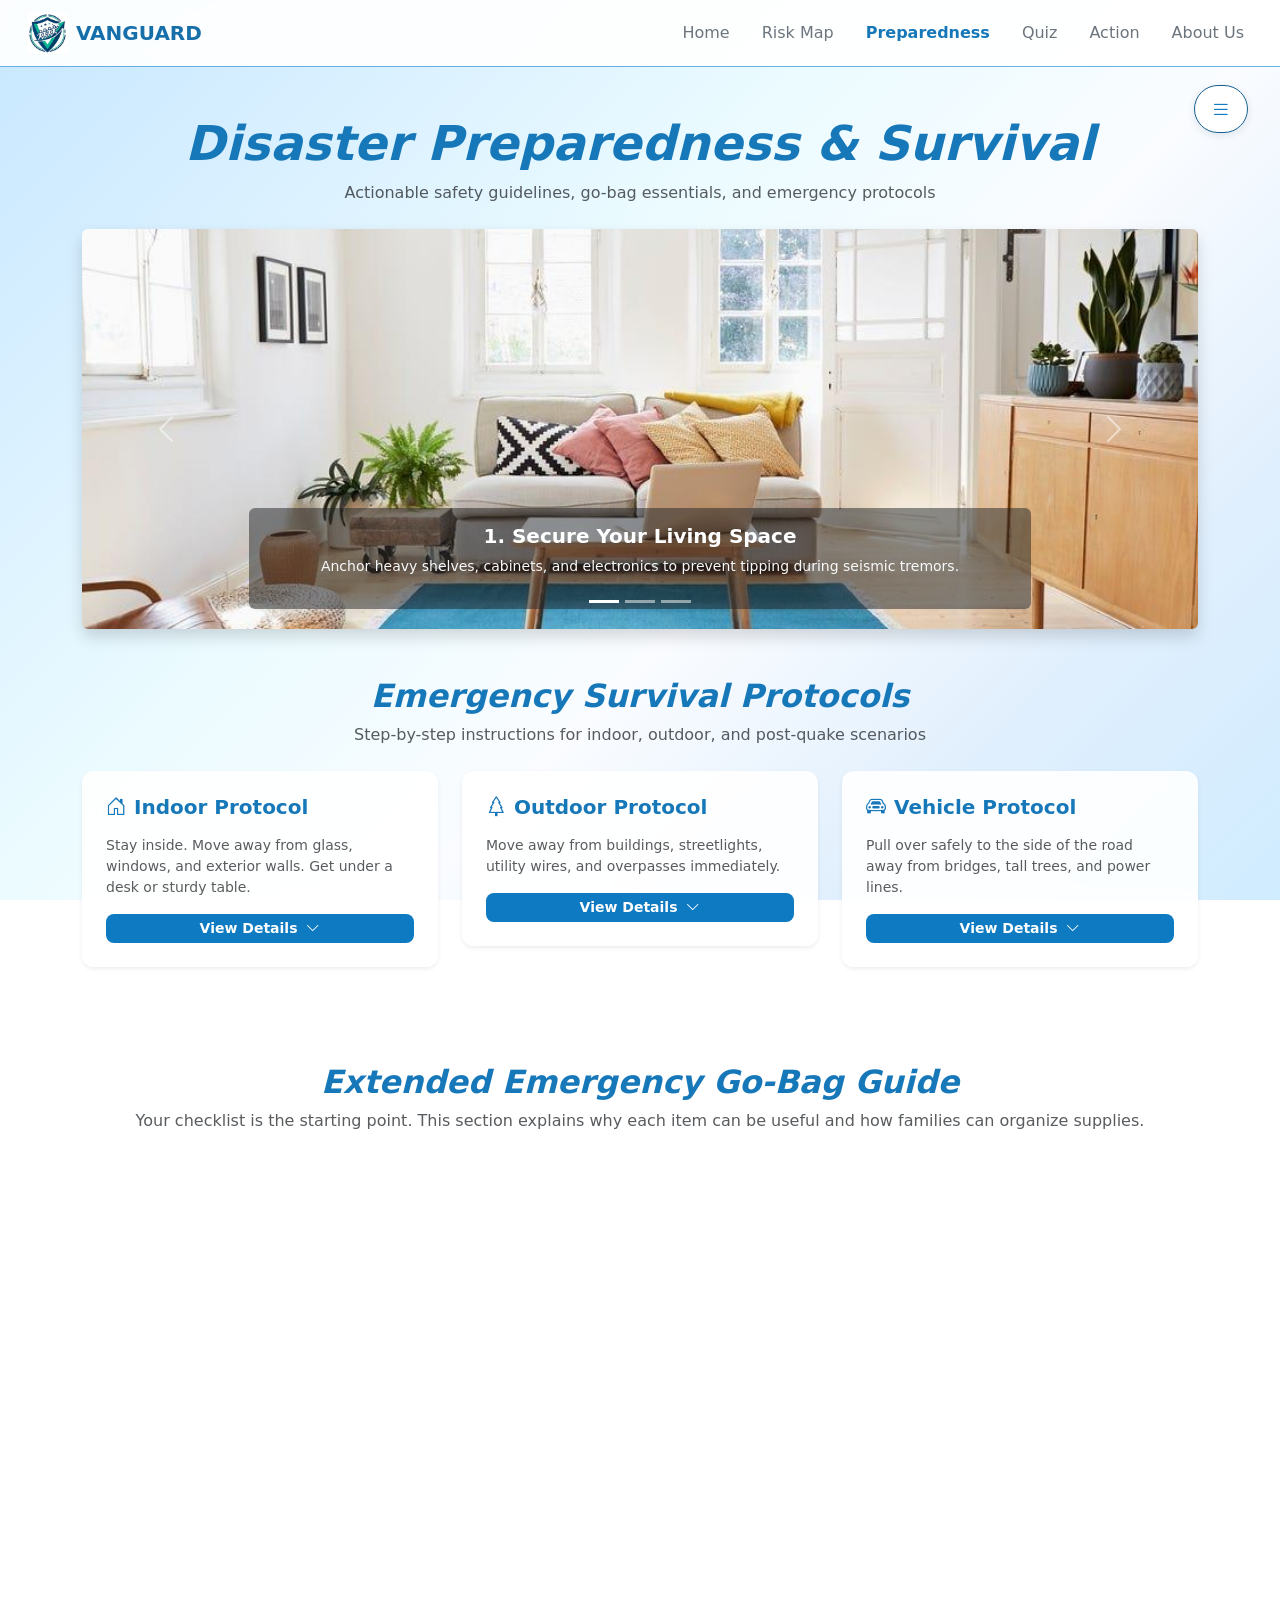
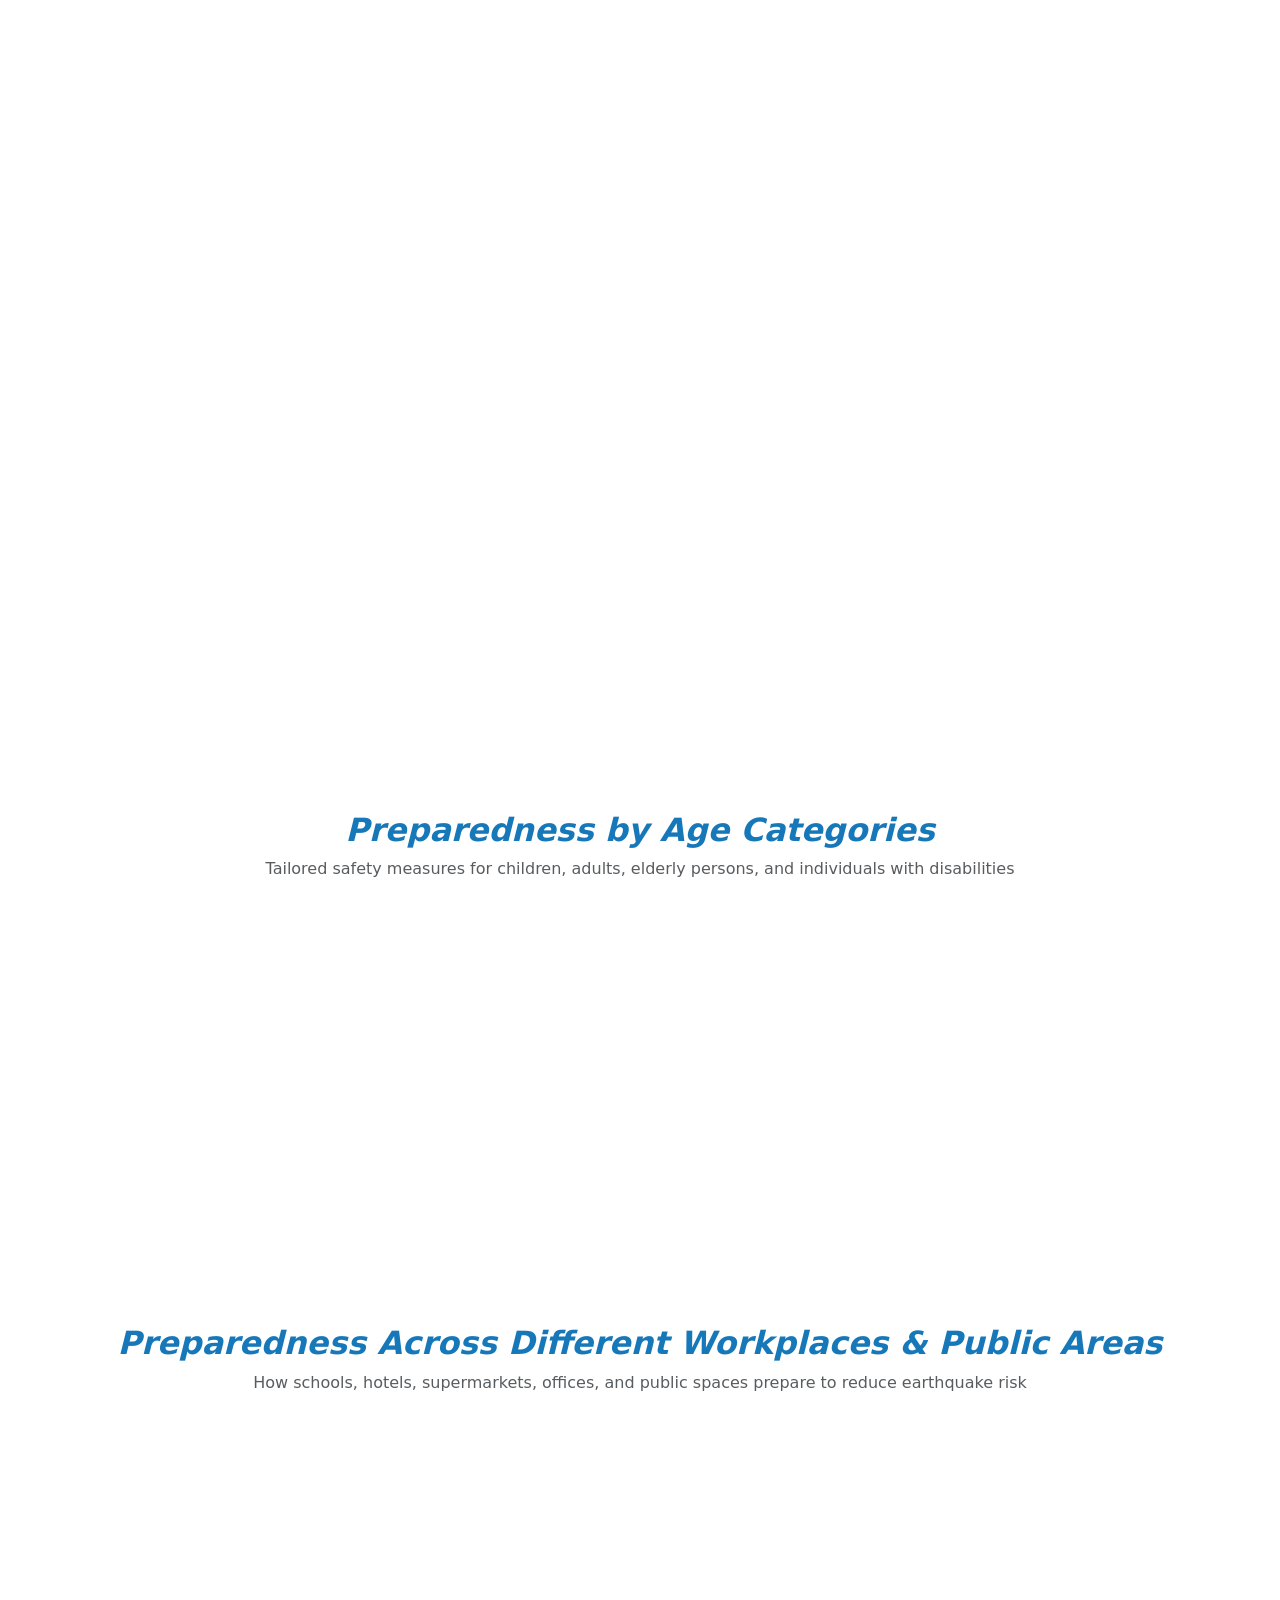
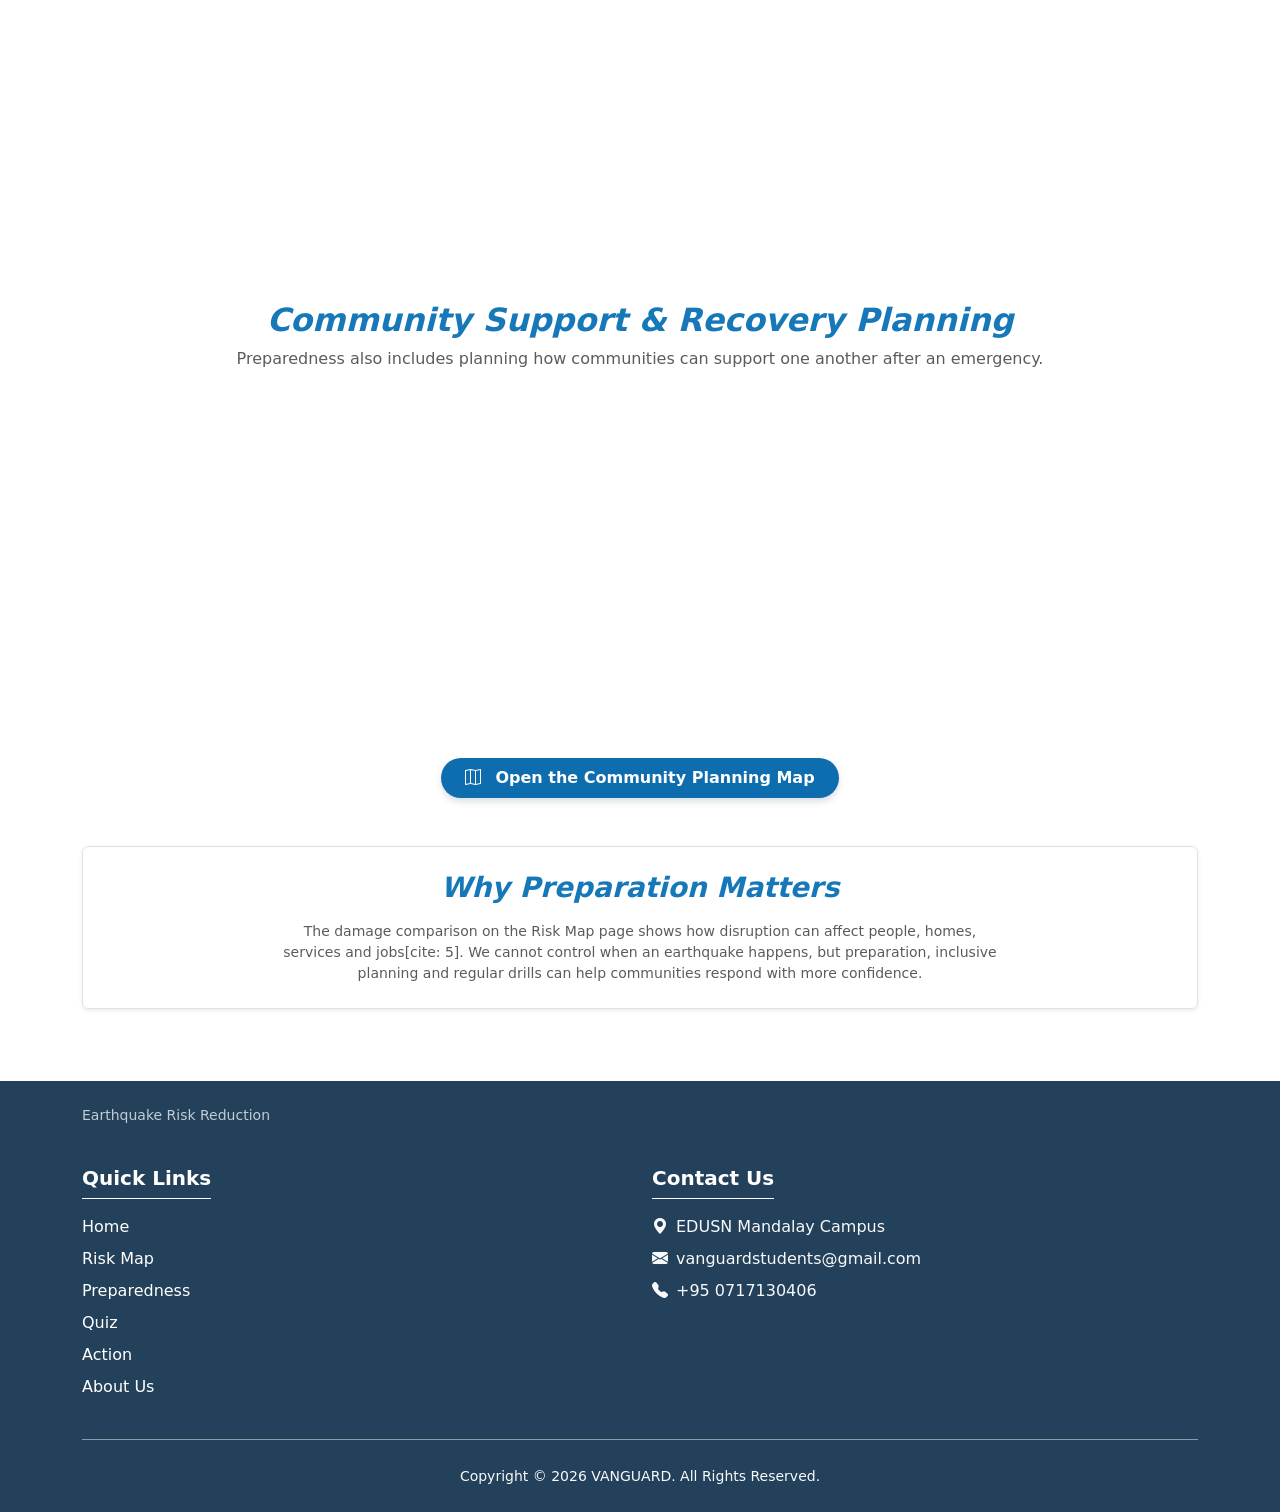
<file: pages/preparedness.html>
<!DOCTYPE html>
<html lang="en">
<head>
  <meta charset="UTF-8">
  <meta name="viewport" content="width=device-width, initial-scale=1.0">
  <title>VANGUARD </title>
  <link rel="stylesheet" href="https://cdn.jsdelivr.net/npm/bootstrap@5.3.3/dist/css/bootstrap.min.css">
  <link rel="stylesheet" href="https://cdn.jsdelivr.net/npm/bootstrap-icons@1.11.3/font/bootstrap-icons.min.css">
  <link rel="stylesheet" href="https://unpkg.com/aos@2.3.1/dist/aos.css">
  <script src="https://cdn.jsdelivr.net/npm/bootstrap@5.3.3/dist/js/bootstrap.bundle.min.js"></script>
  <script src="https://unpkg.com/aos@2.3.1/dist/aos.js"></script>
  <link rel="stylesheet" href="../style.css">
  <link rel="shortcut icon" href="../media/logo.png">
</head>
<body class="background" data-bs-spy="scroll" data-bs-target="#prepNavbar" data-bs-root-margin="0px 0px -40%" data-bs-smooth-scroll="true">

  <!-- NAVBAR -->
  <nav class="navbar navbar-expand-lg sticky-top px-2 px-sm-3" id="prepNavbar" data-aos="fade-down">
    <div class="container-fluid">
      <a class="navbar-brand d-flex align-items-center gap-2" href="../index.html">
        <img src="../media/logo.png" alt="logo" width="40" height="40" class="img-fluid">
        <span>VANGUARD</span>
      </a>

      <button class="navbar-toggler border-0" type="button" data-bs-toggle="collapse" data-bs-target="#navMenu" aria-controls="navMenu" aria-expanded="false" aria-label="Toggle navigation">
        <span class="navbar-toggler-icon"></span>
      </button>

      <div class="collapse navbar-collapse" id="navMenu">
        <ul class="navbar-nav ms-auto flex-column flex-lg-row gap-2 gap-lg-3 fw-medium my-2 my-lg-0">
          <li class="nav-item"><a class="nav-link text-secondary" href="../index.html">Home</a></li>
          <li class="nav-item"><a class="nav-link text-secondary" href="riskmap.html">Risk Map</a></li>
          <li class="nav-item"><a class="nav-link active text-dark-blue fw-bold" href="preparedness.html">Preparedness</a></li>
          <li class="nav-item"><a class="nav-link text-secondary" href="quiz.html">Quiz</a></li>
          <li class="nav-item"><a class="nav-link text-secondary" href="action.html">Action</a></li>
          <li class="nav-item"><a class="nav-link text-secondary" href="aboutus.html">About Us</a></li>
        </ul>
      </div>
    </div>
  </nav>

  <!-- MENU TOGGLE -->
  <div class="text-center position-relative px-3">
    <div class="hero-menu-toggle px-2 d-none d-lg-block">
      <button class="btn rounded-pill px-3 py-2 fw-semibold d-flex align-items-center gap-2" type="button" data-bs-toggle="offcanvas" data-bs-target="#offcanvasNavbar">
        <i class="bi bi-list fs-5"></i>
      </button>
    </div>
  </div>

  <!-- OFFCANVAS MENU -->
  <div class="offcanvas offcanvas-end shadow" tabindex="-1" id="offcanvasNavbar">
    <div class="offcanvas-header border-bottom">
      <h5 class="offcanvas-title fw-bold text-dark-blue d-flex align-items-center gap-2">
        <img src="../media/logo.png" alt="logo" width="35" height="35">
        VANGUARD Menu
      </h5>
      <button type="button" class="btn-close" data-bs-dismiss="offcanvas" aria-label="Close"></button>
    </div>
    <div class="offcanvas-body">
      <ul class="navbar-nav justify-content-end flex-grow-1 pe-3">
        <li class="nav-item mb-2"><a class="nav-link" href="#carousel-section"><i class="bi bi-images me-2"></i>Preparedness Overview</a></li>
        <li class="nav-item mb-2"><a class="nav-link" href="#survival-protocols"><i class="bi bi-shield-fill-check me-2"></i>Emergency Survival Protocols</a></li>
        <li class="nav-item mb-2"><a class="nav-link" href="#items"><i class="bi bi-shield-fill-check me-2"></i>Extended Emergency Go-Bag Guide</a></li>
        <li class="nav-item mb-2"><a class="nav-link" href="#gobag-section"><i class="bi bi-backpack me-2"></i>Emergency Go-Bag Checklist</a></li>
        <li class="nav-item mb-2"><a class="nav-link" href="#age-prep"><i class="bi bi-people me-2"></i>Preparedness by Age Groups</a></li>
        <li class="nav-item mb-2"><a class="nav-link" href="#place-prep"><i class="bi bi-buildings me-2"></i>Preparedness by Public & Work Places</a></li>
        <li class="nav-item mb-2"><a class="nav-link" href="#community"><i class="bi bi-map me-2"></i>Community Support & Recovery Planning</a></li>
        <li class="nav-item mb-2"><a class="nav-link" href="riskmap.html"><i class="bi bi-geo-alt me-2"></i>Risk Map & Damage Level Data</a></li>
      </ul>
      <div class="mt-4 p-3 rounded border shadow-sm">
        <small class="text-muted d-block mb-1">Year 9 PBL Project</small>
        <strong class="text-dark">Earthquake Risk Reduction</strong>
      </div>
    </div>
  </div>

  <main class="container py-4 mt-2 mt-md-4">

    <!-- TITLE -->
    <div class="text-center mb-4" data-aos="fade-up">
      <h2 class="display-5 fw-bold text-dark-blue fst-italic">Disaster Preparedness & Survival</h2>
      <p class="text-muted mt-2">Actionable safety guidelines, go-bag essentials, and emergency protocols</p>
    </div>

    <!-- CAROUSEL -->
    <section class="mb-5" id="carousel-section" data-aos="zoom-in">
      <div id="prepCarousel" class="carousel slide shadow rounded overflow-hidden" data-bs-ride="carousel">
        <div class="carousel-indicators">
          <button type="button" data-bs-target="#prepCarousel" data-bs-slide-to="0" class="active" aria-current="true" aria-label="Slide 1"></button>
          <button type="button" data-bs-target="#prepCarousel" data-bs-slide-to="1" aria-label="Slide 2"></button>
          <button type="button" data-bs-target="#prepCarousel" data-bs-slide-to="2" aria-label="Slide 3"></button>
        </div>
        <div class="carousel-inner" style="max-height: 400px;">
          <div class="carousel-item active">
            <img src="../media/room.jpg" class="d-block w-100" style="object-fit: cover; height: 400px;" alt="Secure Living Space">
            <div class="carousel-caption d-none d-md-block bg-dark bg-opacity-50 rounded p-3">
              <h5 class="fw-bold text-white">1. Secure Your Living Space</h5>
              <p class="small text-light">Anchor heavy shelves, cabinets, and electronics to prevent tipping during seismic tremors.</p>
            </div> 
          </div>
          <div class="carousel-item">
            <img src="../media/dch.jpg" class="d-block w-100" style="object-fit: cover; height: 400px;" alt="Drop Cover Hold">
            <div class="carousel-caption d-none d-md-block bg-dark bg-opacity-50 rounded p-3">
              <h5 class="fw-bold text-white">2. Drop, Cover, and Hold On</h5>
              <p class="small text-light">Instantly drop under sturdy furniture and hold secure until all ground vibration ceases.</p>
            </div> 
          </div>
          <div class="carousel-item">
            <img src="../media/kit.jpg" class="d-block w-100" style="object-fit: cover; height: 400px;" alt="Go-Bag">
            <div class="carousel-caption d-none d-md-block bg-dark bg-opacity-50 rounded p-3">
              <h5 class="fw-bold text-white">3. Pack an Emergency Go-Bag</h5>
              <p class="small text-light">Maintain 3 days of potable water, non-perishable food, first aid supplies, and flashlights.</p>
            </div> 
          </div>
        </div>
        <button class="carousel-control-prev" type="button" data-bs-target="#prepCarousel" data-bs-slide="prev">
          <span class="carousel-control-prev-icon" aria-hidden="true"></span>
          <span class="visually-hidden">Previous</span>
        </button>
        <button class="carousel-control-next" type="button" data-bs-target="#prepCarousel" data-bs-slide="next">
          <span class="carousel-control-next-icon" aria-hidden="true"></span>
          <span class="visually-hidden">Next</span>
        </button>
      </div>
    </section>

    <!-- SURVIVAL PROTOCOLS -->
    <section class="mb-5" id="survival-protocols" data-aos="fade-up">
      <div class="text-center mb-4">
        <h2 class="fw-bold text-dark-blue fst-italic">Emergency Survival Protocols</h2>
        <p class="text-muted">Step-by-step instructions for indoor, outdoor, and post-quake scenarios</p>
      </div>

      <div class="row g-4 align-items-start">
        
        <!-- INDOOR PROTOCOL -->
        <div class="col-md-4" data-aos="fade-right" data-aos-delay="100">
          <div class="card p-4 shadow-sm border-0 h-100">
            <h5 class="fw-bold text-dark-blue mb-3"><i class="bi bi-house-door me-2"></i>Indoor Protocol</h5>
            <p class="text-muted small">Stay inside. Move away from glass, windows, and exterior walls. Get under a desk or sturdy table.</p>
            <div class="mt-auto">
              <button class="btn btn-blue btn-sm w-100 fw-bold" type="button" data-bs-toggle="collapse" data-bs-target="#collapseIndoor">
                View Details <i class="bi bi-chevron-down ms-1"></i>
              </button>
              <div class="collapse mt-2" id="collapseIndoor">
                <div class="card card-body bg-light text-muted small p-2 border-0">
                  If no table is nearby, drop down against an interior wall and cover your head and neck with your arms.
                </div>
              </div>
            </div>
          </div>
        </div>

        <!-- OUTDOOR PROTOCOL -->
        <div class="col-md-4" data-aos="fade-up" data-aos-delay="200">
          <div class="card p-4 shadow-sm border-0 h-100">
            <h5 class="fw-bold text-dark-blue mb-3"><i class="bi bi-tree me-2"></i>Outdoor Protocol</h5>
            <p class="text-muted small">Move away from buildings, streetlights, utility wires, and overpasses immediately.</p>
            <div class="mt-auto">
              <button class="btn btn-blue btn-sm w-100 fw-bold" type="button" data-bs-toggle="collapse" data-bs-target="#collapseOutdoor">
                View Details <i class="bi bi-chevron-down ms-1"></i>
              </button>
              <div class="collapse mt-2" id="collapseOutdoor">
                <div class="card card-body bg-light text-muted small p-2 border-0">
                  Once in the open area, stay there until the shaking stops. The greatest danger exists directly near exterior walls.
                </div>
              </div>
            </div>
          </div>
        </div>

        <!-- VEHICLE PROTOCOL -->
        <div class="col-md-4" data-aos="fade-left" data-aos-delay="300">
          <div class="card p-4 shadow-sm border-0 h-100">
            <h5 class="fw-bold text-dark-blue mb-3"><i class="bi bi-car-front me-2"></i>Vehicle Protocol</h5>
            <p class="text-muted small">Pull over safely to the side of the road away from bridges, tall trees, and power lines.</p>
            <div class="mt-auto">
              <button class="btn btn-blue btn-sm w-100 fw-bold" type="button" data-bs-toggle="collapse" data-bs-target="#collapseVehicle">
                View Details <i class="bi bi-chevron-down ms-1"></i>
              </button>
              <div class="collapse mt-2" id="collapseVehicle">
                <div class="card card-body bg-light text-muted small p-2 border-0">
                  Stop as quickly as safety permits and stay inside the vehicle until shaking halts completely. Avoid stopping under overpasses.
                </div>
              </div>
            </div>
          </div>
        </div>

      </div>
    </section>

    <!-- EXTENDED EMERGENCY GO-BAG GUIDE SECTION -->
    <section class="py-5" id="items" data-aos="fade-up">
      <div class="container">
        
        <div class="text-center mb-4">
          <h2 class="fw-bold text-dark-blue fst-italic">Extended Emergency Go-Bag Guide</h2>
          <p class="text-muted">Your checklist is the starting point. This section explains why each item can be useful and how families can organize supplies.</p>
        </div>

        <div class="row g-4">
          <!-- Water -->
          <div class="col-md-6 col-lg-4" data-aos="zoom-in" data-aos-delay="100">
            <div class="card p-4 h-100 shadow-sm border-0 rounded-4">
              <i class="bi bi-droplet-fill fs-3 text-dark-blue mb-2"></i>
              <h5 class="fw-bold">Water</h5>
              <p class="small text-muted">Keep clean drinking water stored in a practical container. Review and replace stored supplies regularly according to the product instructions.</p>
              <div class="mt-auto">
                <span class="badge bg-primary-subtle text-primary w-100 py-2">Hydration planning</span>
              </div>
            </div>
          </div>

          <!-- Food -->
          <div class="col-md-6 col-lg-4" data-aos="zoom-in" data-aos-delay="200">
            <div class="card p-4 h-100 shadow-sm border-0 rounded-4">
              <i class="bi bi-basket2-fill fs-3 text-dark-blue mb-2"></i>
              <h5 class="fw-bold">Food</h5>
              <p class="small text-muted">Choose easy-to-store, non-perishable food that your household can safely eat and rotate supplies before they expire.</p>
              <div class="mt-auto">
                <span class="badge bg-primary-subtle text-primary w-100 py-2">Simple & practical</span>
              </div>
            </div>
          </div>

          <!-- First-aid supplies -->
          <div class="col-md-6 col-lg-4" data-aos="zoom-in" data-aos-delay="300">
            <div class="card p-4 h-100 shadow-sm border-0 rounded-4">
              <i class="bi bi-bandaid-fill fs-3 text-dark-blue mb-2"></i>
              <h5 class="fw-bold">First-aid supplies</h5>
              <p class="small text-muted">Keep a clearly labelled kit and make sure responsible adults know where it is stored and how to get additional help.</p>
              <div class="mt-auto">
                <span class="badge bg-primary-subtle text-primary w-100 py-2">Health support</span>
              </div>
            </div>
          </div>

          <!-- Light & batteries -->
          <div class="col-md-6 col-lg-4" data-aos="zoom-in" data-aos-delay="100">
            <div class="card p-4 h-100 shadow-sm border-0 rounded-4">
              <i class="bi bi-lightbulb-fill fs-3 text-dark-blue mb-2"></i>
              <h5 class="fw-bold">Light & batteries</h5>
              <p class="small text-muted">A flashlight helps families move around safely during a power interruption. Store compatible batteries safely and check equipment.</p>
              <div class="mt-auto">
                <span class="badge bg-primary-subtle text-primary w-100 py-2">Visibility</span>
              </div>
            </div>
          </div>

          <!-- Whistle & communication -->
          <div class="col-md-6 col-lg-4" data-aos="zoom-in" data-aos-delay="200">
            <div class="card p-4 h-100 shadow-sm border-0 rounded-4">
              <i class="bi bi-megaphone-fill fs-3 text-dark-blue mb-2"></i>
              <h5 class="fw-bold">Whistle & communication</h5>
              <p class="small text-muted">A whistle can help attract attention when speaking loudly is difficult. This can be especially useful in an emergency plan for children or people with communication difficulties.</p>
              <div class="mt-auto">
                <span class="badge bg-primary-subtle text-primary w-100 py-2">Signal for attention</span>
              </div>
            </div>
          </div>

          <!-- Important information -->
          <div class="col-md-6 col-lg-4" data-aos="zoom-in" data-aos-delay="300">
            <div class="card p-4 h-100 shadow-sm border-0 rounded-4">
              <i class="bi bi-file-earmark-text-fill fs-3 text-dark-blue mb-2"></i>
              <h5 class="fw-bold">Important information</h5>
              <p class="small text-muted">Keep useful contact details and copies of important documents in a protected location, following your family's privacy needs.</p>
              <div class="mt-auto">
                <span class="badge bg-primary-subtle text-dark-blue w-100 py-2">Family information</span>
              </div>
            </div>
          </div>
        </div>

        <!-- FAMILY PLANNING BANNER BOX -->
        <div class="card p-4 mt-4 border-0 shadow-sm rounded-4" data-aos="fade-up">
          <div class="row align-items-center">
            <div class="col-md-8">
              <h5 class="fw-bold text-dark-blue">A simple family rule: know your bag</h5>
              <p class="mb-0 text-muted small">Every family member should know where the emergency supplies are kept and who is responsible for checking them. Preparation works best when it is practiced before an emergency.</p>
            </div>
            <div class="col-md-4 text-md-end mt-3 mt-md-0">
              <button class="btn btn-blue px-3 py-2 fw-semibold" data-bs-toggle="modal" data-bs-target="#bagModal">
                <i class="bi bi-list-task me-1"></i> Go-Bag Planning Tips
              </button>
            </div>
          </div>
        </div>

      </div>
    </section>

    <!-- GO-BAG PLANNING TIPS MODAL -->
    <div class="modal fade" id="bagModal" tabindex="-1" aria-labelledby="bagModalLabel" aria-hidden="true">
      <div class="modal-dialog modal-dialog-centered">
        <div class="modal-content rounded-4 border-0 p-3 shadow-lg">
          <div class="modal-header border-0 pb-0">
            <h4 class="modal-title fw-bold text-dark-blue" id="bagModalLabel">Go-Bag Planning Tips</h4>
            <button type="button" class="btn-close" data-bs-dismiss="modal" aria-label="Close"></button>
          </div>
          <div class="modal-body py-4 text-secondary">
            <ol class="ps-3 mb-0 lh-lg small">
              <li class="mb-2">Choose a bag that is practical for your household.</li>
              <li class="mb-2">Keep it in a location that responsible family members can find.</li>
              <li class="mb-2">Check supplies regularly and replace items when needed.</li>
              <li class="mb-0">Practice your family plan so everyone knows what to do.</li>
            </ol>
          </div>
          <div class="modal-footer border-0 pt-0">
            <button type="button" class="btn btn-light fw-medium px-4 text-secondary rounded-3" data-bs-dismiss="modal">Got it</button>
          </div>
        </div>
      </div>
    </div>

    <!-- EXTENDED GO-BAG EMERGENCY CHECKLIST -->
    <section class="mb-5" id="gobag-section" data-aos="fade-up">
      <div class="card p-4 shadow-sm border-0">
        <h3 class="fw-bold text-dark-blue fst-italic mb-2"><i class="bi bi-backpack2 me-2"></i>Extended Emergency Go-Bag Checklist</h3>
        <p class="text-muted small mb-4">Maintain at least 72 hours of complete self-sufficiency with these essential items packed and ready:</p>

        <div class="row g-3">
          <div class="col-md-6">
            <div class="form-check mb-2">
              <input class="form-check-input bag-check" type="checkbox" id="bag1" onclick="updateBagProgress()">
              <label class="form-check-label text-muted small" for="bag1"><strong>1. Water Supply:</strong> 1 gallon of bottled drinking water per person per day for 3 days.</label>
            </div>
            <div class="form-check mb-2">
              <input class="form-check-input bag-check" type="checkbox" id="bag2" onclick="updateBagProgress()">
              <label class="form-check-label text-muted small" for="bag2"><strong>2. Non-Perishable Food:</strong> High-energy protein bars, canned goods, and a manual can opener.</label>
            </div>
            <div class="form-check mb-2">
              <input class="form-check-input bag-check" type="checkbox" id="bag3" onclick="updateBagProgress()">
              <label class="form-check-label text-muted small" for="bag3"><strong>3. First Aid Kit:</strong> Bandages, antiseptic wipes, gauze pads, and personal prescription meds.</label>
            </div>
            <div class="form-check mb-2">
              <input class="form-check-input bag-check" type="checkbox" id="bag4" onclick="updateBagProgress()">
              <label class="form-check-label text-muted small" for="bag4"><strong>4. Flashlight & Batteries:</strong> Hand-crank or extra battery-powered illumination equipment.</label>
            </div>
            <div class="form-check mb-2">
              <input class="form-check-input bag-check" type="checkbox" id="bag5" onclick="updateBagProgress()">
              <label class="form-check-label text-muted small" for="bag5"><strong>5. Emergency Whistle:</strong> Loud whistle to signal rescue teams if trapped under rubble.</label>
            </div>
          </div>
          <div class="col-md-6">
            <div class="form-check mb-2">
              <input class="form-check-input bag-check" type="checkbox" id="bag6" onclick="updateBagProgress()">
              <label class="form-check-label text-muted small" for="bag6"><strong>6. N95 Dust Masks:</strong> To prevent inhaling pulverized concrete and hazardous debris dust.</label>
            </div>
            <div class="form-check mb-2">
              <input class="form-check-input bag-check" type="checkbox" id="bag7" onclick="updateBagProgress()">
              <label class="form-check-label text-muted small" for="bag7"><strong>7. Important Documents:</strong> Copies of IDs, insurance papers, and contacts in a waterproof pouch.</label>
            </div>
            <div class="form-check mb-2">
              <input class="form-check-input bag-check" type="checkbox" id="bag8" onclick="updateBagProgress()">
              <label class="form-check-label text-muted small" for="bag8"><strong>8. Multi-Tool & Duct Tape:</strong> Pocket knife, pliers, and tape for quick temporary repairs or shelter fixing.</label>
            </div>
            <div class="form-check mb-2">
              <input class="form-check-input bag-check" type="checkbox" id="bag9" onclick="updateBagProgress()">
              <label class="form-check-label text-muted small" for="bag9"><strong>9. Portable Power Bank:</strong> Charged mobile battery pack to keep communication devices active.</label>
            </div>
            <div class="form-check mb-2">
              <input class="form-check-input bag-check" type="checkbox" id="bag10" onclick="updateBagProgress()">
              <label class="form-check-label text-muted small" for="bag10"><strong>10. Personal Hygiene Items:</strong> Wet wipes, hand sanitizer, garbage bags, and toilet paper.</label>
            </div>
          </div>
        </div>

        <div class="mt-4">
          <div class="d-flex justify-content-between small fw-bold mb-1">
            <span>Go-Bag Readiness Score</span><span id="bagPercent" class="text-dark-blue">0%</span>
          </div>
          <div class="progress"><div id="bagProgressBar" class="progress-bar bg-primary" style="width: 0%"></div></div>
        </div>
      </div>
    </section>

    <!-- PREPAREDNESS FOR AGE GROUPS -->
    <section class="mb-5" id="age-prep" data-aos="fade-up">
      <div class="text-center mb-4">
        <h2 class="fw-bold text-dark-blue fst-italic">Preparedness by Age Categories</h2>
        <p class="text-muted">Tailored safety measures for children, adults, elderly persons, and individuals with disabilities</p>
      </div>

      <div class="row g-4">
        <div class="col-md-6 col-lg-3" data-aos="flip-left" data-aos-delay="100">
          <div class="card p-4 h-100 shadow-sm border-0">
            <div class="fs-3 text-primary mb-2"><i class="bi bi-emoji-smile"></i></div>
            <h5 class="fw-bold">Children & Kids</h5>
            <p class="text-muted small mb-3">Children should carry a personal whistle attached to their backpack so they can signal if trapped or unable to shout. Practice regular Drop, Cover, and Hold drills.</p>
            <p class="extra-small text-muted mb-0"><strong>Why it reduces risk:</strong> Instills calm muscle memory and speeds up rescue location.</p>
          </div>
        </div>

        <div class="col-md-6 col-lg-3" data-aos="flip-left" data-aos-delay="200">
          <div class="card p-4 h-100 shadow-sm border-0">
            <div class="fs-3 text-success mb-2"><i class="bi bi-phone-vibrate"></i></div>
            <h5 class="fw-bold">Adults & Guardians</h5>
            <p class="text-muted small mb-3">Adults must keep mobile phones charged and notifications enabled to receive real-time seismic emergency alerts. Know how to shut off home gas and electricity mains.</p>
            <p class="extra-small text-muted mb-0"><strong>Why it reduces risk:</strong> Prevents secondary fires and ensures immediate family coordination.</p>
          </div>
        </div>

        <div class="col-md-6 col-lg-3" data-aos="flip-left" data-aos-delay="300">
          <div class="card p-4 h-100 shadow-sm border-0">
            <div class="fs-3 text-warning mb-2"><i class="bi bi-person-hearts"></i></div>
            <h5 class="fw-bold">Elderly Citizens</h5>
            <p class="text-muted small mb-3">Keep mobility aids (canines, walkers) anchored near beds. Pre-arrange designated family check-in buddies and ensure prescription medicines are in the Go-Bag.</p>
            <p class="extra-small text-muted mb-0"><strong>Why it reduces risk:</strong> Mitigates mobility hurdles and guarantees continuous medical care.</p>
          </div>
        </div>

        <div class="col-md-6 col-lg-3" data-aos="flip-left" data-aos-delay="400">
          <div class="card p-4 h-100 shadow-sm border-0">
            <div class="fs-3 text-danger mb-2"><i class="bi bi-universal-access"></i></div>
            <h5 class="fw-bold">Disabled Persons</h5>
            <p class="text-muted small mb-3">Establish evacuation buddy systems, identify accessible ground-floor exits, and keep specialized medical equipment strapped securely against wall studs.</p>
            <p class="extra-small text-muted mb-0"><strong>Why it reduces risk:</strong> Ensures no individual is left behind during emergency evacuations.</p>
          </div>
        </div>
      </div>
    </section>

    <!-- PREPAREDNESS BY PLACES & WORK AREAS -->
    <section class="mb-5" id="place-prep" data-aos="fade-up">
      <div class="text-center mb-4">
        <h2 class="fw-bold text-dark-blue fst-italic">Preparedness Across Different Workplaces & Public Areas</h2>
        <p class="text-muted">How schools, hotels, supermarkets, offices, and public spaces prepare to reduce earthquake risk</p>
      </div>

      <div class="row g-4">
        <div class="col-md-6" data-aos="fade-right">
          <div class="card p-4 h-100 shadow-sm border-0">
            <h5 class="fw-bold text-dark-blue mb-3"><i class="bi bi-mortarboard me-2"></i>Schools & Educational Institutions</h5>
            <p class="text-muted small mb-2">Conduct monthly earthquake simulation drills. Secure heavy classroom lockers, bookshelves, and overhead projector screens to walls.</p>
            <p class="text-muted small mb-0"><strong>Risk Reduction Impact:</strong> Protects students from falling furniture and ensures orderly assembly in school courtyards.</p>
          </div>
        </div>

        <div class="col-md-6" data-aos="fade-left">
          <div class="card p-4 h-100 shadow-sm border-0">
            <h5 class="fw-bold text-dark-blue mb-3"><i class="bi bi-building me-2"></i>Hotels & Hospitality Areas</h5>
            <p class="text-muted small mb-2">Place clear multi-lingual evacuation maps in every guest room. Anchor large mirrors and TVs. Train front desk staff on emergency PA broadcast protocols.</p>
            <p class="text-muted small mb-0"><strong>Risk Reduction Impact:</strong> Guides international guests safely out of unfamiliar buildings without panic.</p>
          </div>
        </div>

        <div class="col-md-6" data-aos="fade-right">
          <div class="card p-4 h-100 shadow-sm border-0">
            <h5 class="fw-bold text-dark-blue mb-3"><i class="bi bi-shop me-2"></i>Supermarkets & Retail Spaces</h5>
            <p class="text-muted small mb-3">Install bungee cords or safety lips across high merchandise shelves to prevent heavy canned goods or bottles from raining down on shoppers during shaking.</p>
            <p class="text-muted small mb-0"><strong>Risk Reduction Impact:</strong> Prevents massive retail aisle injuries and maintains clear aisle exit paths.</p>
          </div>
        </div>

        <div class="col-md-6" data-aos="fade-left">
          <div class="card p-4 h-100 shadow-sm border-0">
            <h5 class="fw-bold text-dark-blue mb-3"><i class="bi bi-briefcase me-2"></i>Corporate Offices & Workplaces</h5>
            <p class="text-muted small mb-3">Designate floor safety wardens, establish automated emergency lighting backups, and keep heavy filing cabinets bolted together.</p>
            <p class="text-muted small mb-0"><strong>Risk Reduction Impact:</strong> Safeguards staff members and ensures rapid coordination to municipal assembly stadiums.</p>
          </div>
        </div>
      </div>
    </section>

    <section class="mb-5" id="community" data-aos="fade-up">
      <div class="text-center mb-5">
        <h2 class="fw-bold text-dark-blue fst-italic">Community Support & Recovery Planning</h2>
        <p class="text-muted">Preparedness also includes planning how communities can support one another after an emergency.</p>
      </div>

      <div class="row g-4">
        <div class="col-lg-7" data-aos="fade-right">
          <div class="card p-4 h-100 shadow-sm border-0">
            <h4 class="fw-bold text-dark-blue mb-4"><i class="bi bi-geo-alt me-2"></i>Assembly-area preparation</h4>
            
            <div class="row g-3">
              <div class="col-md-6">
                <div class="p-3 rounded border h-100 bg-light bg-opacity-50">
                  <h6 class="fw-bold text-dark mb-1">Tents & shelter</h6>
                  <p class="text-muted small mb-0">Plan organized temporary spaces where authorities approve them.</p>
                </div>
              </div>
              <div class="col-md-6">
                <div class="p-3 rounded border h-100 bg-light bg-opacity-50">
                  <h6 class="fw-bold text-dark mb-1">Food & water</h6>
                  <p class="text-muted small mb-0">Organize supplies through responsible community systems.</p>
                </div>
              </div>
              <div class="col-md-6">
                <div class="p-3 rounded border h-100 bg-light bg-opacity-50">
                  <h6 class="fw-bold text-dark mb-1">Backpacks & essentials</h6>
                  <p class="text-muted small mb-0">Keep basic personal supplies easy to identify.</p>
                </div>
              </div>
              <div class="col-md-6">
                <div class="p-3 rounded border h-100 bg-light bg-opacity-50">
                  <h6 class="fw-bold text-dark mb-1">Information desk</h6>
                  <p class="text-muted small mb-0">Share verified instructions and family support information.</p>
                </div>
              </div>
            </div>
          </div>
        </div>

        <div class="col-lg-5" data-aos="fade-left">
          <div class="card p-4 h-100 shadow-sm border-0">
            <h4 class="fw-bold text-dark-blue mb-3"><i class="bi bi-heart-fill text-dark-blue me-2"></i>Donation & support campaign</h4>
            <p class="text-muted small mb-3">
              A community campaign can encourage people and organizations with resources to support verified relief efforts. Donations should be coordinated through trusted schools, community groups, charities, or official emergency organizations.
            </p>
            
            <div class="d-grid mb-3">
              <button class="btn btn-outline-primary fw-semibold" type="button" data-bs-toggle="collapse" data-bs-target="#campaignCollapse">
                View campaign ideas
              </button>
            </div>

            <div class="collapse" id="campaignCollapse">
              <ul class="text-muted small ps-3 mb-0">
                <li class="mb-2">Create a clear list of needed supplies.</li>
                <li class="mb-2">Explain where verified donations can be delivered.</li>
                <li class="mb-2">Keep records transparent and organized.</li>
                <li class="mb-0">Prioritize the needs identified by affected communities.</li>
              </ul>
            </div>
          </div>
        </div>
      </div>

      <div class="text-center mt-4">
        <a href="riskmap.html#direction-map-section" class="btn seemore px-4 py-2 rounded-pill fw-bold">
          <i class="bi bi-map me-2"></i> Open the Community Planning Map
        </a>
      </div>
    </section>

    <!-- WHY PREPARATION MATTERS -->
    <section class="text-center py-4 bg-white bg-opacity-50 rounded shadow-sm border px-3" data-aos="zoom-in">
      <h3 class="fw-bold text-dark-blue fst-italic mb-3">Why Preparation Matters</h3>
      <p class="text-muted small col-lg-8 mx-auto mb-0">
        The damage comparison on the Risk Map page shows how disruption can affect people, homes, services and jobs[cite: 5]. We cannot control when an earthquake happens, but preparation, inclusive planning and regular drills can help communities respond with more confidence.
      </p>
    </section>

  </main>

  <!-- TOAST NOTIFICATION CONTAINER -->
  <div class="toast-container position-fixed bottom-0 end-0 p-3" style="z-index: 1100;">
    <div id="readinessToast" class="toast align-items-center text-bg-primary border-0 shadow" role="alert" aria-live="assertive" aria-atomic="true">
      <div class="d-flex">
        <div class="toast-body fw-semibold">
          <i class="bi bi-bell-fill me-2"></i> Go-Bag checklist updated successfully! Stay safe and prepared.
        </div>
        <button type="button" class="btn-close btn-close-white me-2 m-auto" data-bs-dismiss="toast" aria-label="Close"></button>
      </div>
    </div>
  </div>

  <!-- FOOTER -->
  <footer class="py-4 text-white mt-5" data-aos="fade">
    <div class="container">
      <div class="row mb-4 text-center text-md-start">
        <div class="col-12">
          <p class="text-light opacity-75 small">Earthquake Risk Reduction</p>
        </div>
      </div>

      <div class="row text-center text-md-start">
        <div class="col-md-6 mb-4 mb-md-0">
          <h5 class="fw-bold mb-3 border-bottom border-light pb-2 d-inline-block">Quick Links</h5>
          <ul class="list-unstyled">
            <li class="mb-2"><a href="../index.html" class="text-white text-decoration-none hover-link">Home</a></li>
            <li class="mb-2"><a href="riskmap.html" class="text-white text-decoration-none hover-link">Risk Map</a></li>
            <li class="mb-2"><a href="preparedness.html" class="text-white text-decoration-none hover-link">Preparedness</a></li>
            <li class="mb-2"><a href="quiz.html" class="text-white text-decoration-none hover-link">Quiz</a></li>
            <li class="mb-2"><a href="action.html" class="text-white text-decoration-none hover-link">Action</a></li>
            <li class="mb-2"><a href="aboutus.html" class="text-white text-decoration-none hover-link">About Us</a></li>
          </ul>
        </div>

        <div class="col-md-6">
          <h5 class="fw-bold mb-3 border-bottom border-light pb-2 d-inline-block">Contact Us</h5>
          <ul class="list-unstyled text-light">
            <li class="mb-2"><i class="bi bi-geo-alt-fill me-2"></i>EDUSN Mandalay Campus</li>
            <li class="mb-2"><i class="bi bi-envelope-fill me-2"></i>vanguardstudents@gmail.com</li>
            <li class="mb-2"><i class="bi bi-telephone-fill me-2"></i>+95 0717130406</li>
          </ul>
        </div>
      </div>

      <hr class="my-4 border-light opacity-50">

      <div class="row">
        <div class="col-12 text-center">
          <small class="text-light">Copyright &copy; 2026 VANGUARD. All Rights Reserved.</small>
        </div>
      </div>
    </div>
  </footer>

  <script>
    function updateBagProgress() {
      const checkboxes = document.querySelectorAll('.bag-check');
      let checkedCount = 0;
      checkboxes.forEach(cb => { if (cb.checked) checkedCount++; });
      
      const percentage = Math.round((checkedCount / checkboxes.length) * 100);
      const progressBar = document.getElementById('bagProgressBar');
      const percentText = document.getElementById('bagPercent');
      
      progressBar.style.width = percentage + '%';
      percentText.innerText = percentage + '%';
    }

    function showToast() {
      const toastEl = document.getElementById('readinessToast');
      const toast = new bootstrap.Toast(toastEl);
      toast.show();
    }
    
    function checkAnswer(questionNum, isCorrect) {
      const feedbackEl = document.getElementById('feedback' + questionNum);
      if (isCorrect) {
        feedbackEl.className = "mt-1 small fw-bold text-success";
        feedbackEl.innerHTML = "🎉 Correct! Excellent safety knowledge.";
      } else {
        feedbackEl.className = "mt-1 small fw-bold text-danger";
        feedbackEl.innerHTML = "❌ Incorrect. Please review our safety protocols and try again!";
      }
    }

    // Initialize AOS
    AOS.init({
      duration: 800,
      once: true,
      offset: 100
    });
  </script>
</body>
</html>
</file>
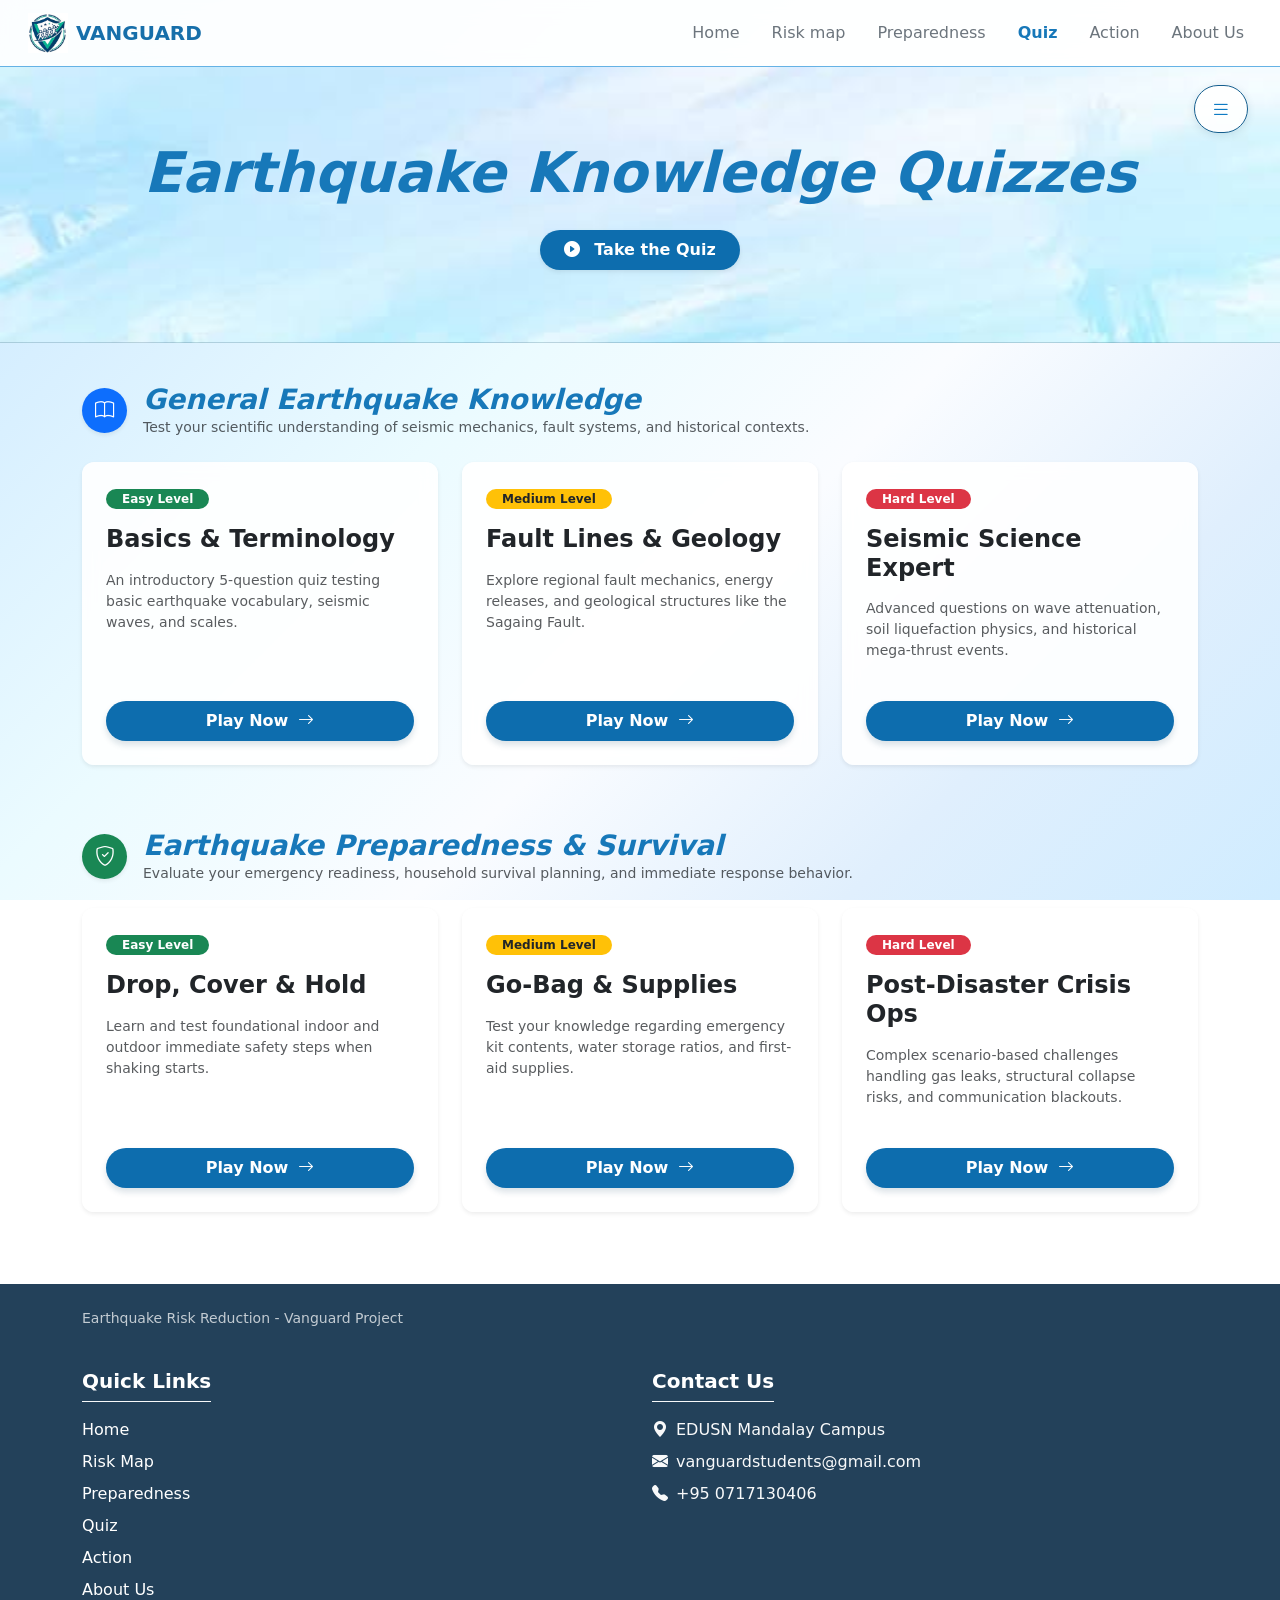
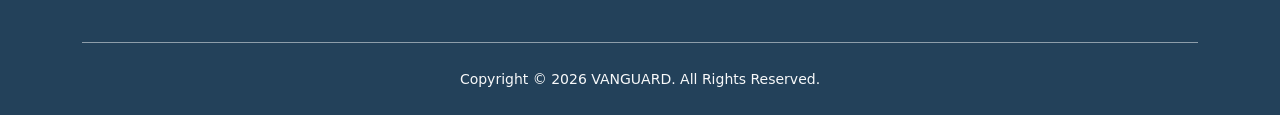
<file: pages/quiz.html>
<!DOCTYPE html>
<html lang="en">
<head>
  <meta charset="UTF-8">
  <meta name="viewport" content="width=device-width, initial-scale=1.0">
  <title>VANGUARD - Earthquake Knowledge & Preparedness Quiz</title>
  <link rel="stylesheet" href="https://cdn.jsdelivr.net/npm/bootstrap@5.3.3/dist/css/bootstrap.min.css">
  <link rel="stylesheet" href="https://cdn.jsdelivr.net/npm/bootstrap-icons@1.11.3/font/bootstrap-icons.min.css">
  <link rel="stylesheet" href="https://unpkg.com/aos@2.3.1/dist/aos.css">
  <script src="https://cdn.jsdelivr.net/npm/bootstrap@5.3.3/dist/js/bootstrap.bundle.min.js"></script>
  <script src="https://unpkg.com/aos@2.3.1/dist/aos.js"></script>
  <link rel="stylesheet" href="../style.css">
  <link rel="shortcut icon" href="../media/logo.png">
</head>
<body class="background">

  <!-- NAVBAR -->
  <nav class="navbar navbar-expand-lg sticky-top px-2 px-sm-3" data-aos="fade-down">
    <div class="container-fluid">
      <a class="navbar-brand d-flex align-items-center gap-2" href="../index.html">
        <img src="../media/logo.png" alt="logo" width="40" height="40" class="img-fluid">
        <span>VANGUARD</span>
      </a>
      <button class="navbar-toggler border-0" type="button" data-bs-toggle="collapse" data-bs-target="#navMenu" aria-controls="navMenu" aria-expanded="false" aria-label="Toggle navigation">
        <span class="navbar-toggler-icon"></span>
      </button>
      <div class="collapse navbar-collapse" id="navMenu">
        <ul class="navbar-nav ms-auto flex-column flex-lg-row gap-2 gap-lg-3 fw-medium my-2 my-lg-0">
          <li class="nav-item"><a class="nav-link text-secondary" href="../index.html">Home</a></li>
          <li class="nav-item"><a class="nav-link text-secondary" href="riskmap.html">Risk map</a></li>
          <li class="nav-item"><a class="nav-link text-secondary" href="preparedness.html">Preparedness</a></li>
          <li class="nav-item"><a class="nav-link active text-dark-blue fw-bold" href="quiz.html">Quiz</a></li>
          <li class="nav-item"><a class="nav-link text-secondary" href="action.html">Action</a></li>
          <li class="nav-item"><a class="nav-link text-secondary" href="aboutus.html">About Us</a></li>
        </ul>
      </div>
    </div>
  </nav>

  <!-- MENU TOGGLE -->
  <div class="text-center position-relative px-3">
    <div class="hero-menu-toggle px-2 d-none d-lg-block">
      <button class="btn rounded-pill px-3 py-2 fw-semibold d-flex align-items-center gap-2" type="button" data-bs-toggle="offcanvas" data-bs-target="#offcanvasNavbar">
        <i class="bi bi-list fs-5"></i>
      </button>
    </div>
  </div>

  <!-- OFFCANVAS MENU -->
  <div class="offcanvas offcanvas-end shadow" tabindex="-1" id="offcanvasNavbar">
    <div class="offcanvas-header border-bottom">
      <h5 class="offcanvas-title fw-bold text-dark-blue d-flex align-items-center gap-2">
        <img src="../media/logo.png" alt="logo" width="35" height="35">
        VANGUARD Menu
      </h5>
      <button type="button" class="btn-close" data-bs-dismiss="offcanvas" aria-label="Close"></button>
    </div>
    <div class="offcanvas-body">
      <ul class="navbar-nav justify-content-end flex-grow-1 pe-3">
        <li class="nav-item mb-2"><a class="nav-link" href="#geq"><i class="bi bi-geo-alt me-2"></i>General Earthquake Quiz</a></li>
        <li class="nav-item mb-2"><a class="nav-link" href="#peq"><i class="bi bi-tags me-2"></i>Preparedness Earthquake Quiz</a></li>
      </ul>
      <div class="mt-4 p-3 rounded border shadow-sm">
        <small class="text-muted d-block mb-1">Year 9 PBL Project</small>
        <strong class="text-dark">Earthquake Risk Reduction</strong>
      </div>
    </div>
  </div>

  <header class="quiz-hero-section text-center py-5" data-aos="fade">
    <div class="container py-4" data-aos="zoom-in" data-aos-delay="200">
      <h2 class="display-4 fw-bold text-dark-blue fst-italic mb-3">Earthquake Knowledge Quizzes</h2>
      <div class="mt-4">
        <a href="#geq" class="btn seemore px-4 py-2 rounded-pill fw-bold shadow-sm">
          <i class="bi bi-play-circle-fill me-2"></i> Take the Quiz
        </a>
      </div>
    </div>
  </header>

  <!-- MAIN CONTENT: CATEGORIES & CARDS -->
  <main class="container py-4 mb-5" id="geq">
    
    <!-- CATEGORY 1: GENERAL EARTHQUAKE KNOWLEDGE -->
    <div class="mb-5 mt-3" data-aos="fade-up">
      <div class="d-flex align-items-center mb-4">
        <div class="bg-primary text-white p-2 rounded-circle me-3 d-flex align-items-center justify-content-center shadow-sm" style="width: 45px; height: 45px;">
          <i class="bi bi-book fs-5"></i>
        </div>
        <div>
          <h2 class="h3 fw-bold text-dark-blue fst-italic mb-0">General Earthquake Knowledge</h2>
          <p class="text-muted small mb-0">Test your scientific understanding of seismic mechanics, fault systems, and historical contexts.</p>
        </div>
      </div>

      <div class="row g-4">
        <!-- Easy Card -->
        <div class="col-md-4" data-aos="zoom-in" data-aos-delay="100">
          <div class="card p-4 h-100 d-flex flex-column justify-content-between shadow-sm border-0">
            <div>
              <span class="badge bg-success mb-3 px-3 py-1 rounded-pill">Easy Level</span>
              <h3 class="h4 fw-bold mb-3 text-dark">Basics & Terminology</h3>
              <p class="text-muted small">An introductory 5-question quiz testing basic earthquake vocabulary, seismic waves, and scales.</p>
            </div>
            <div class="mt-4 text-center">
              <button class="btn seemore w-100 rounded-pill fw-bold py-2 justify-content-center" onclick="openQuizModal('General', 'Easy')">
                Play Now <i class="bi bi-arrow-right ms-1"></i>
              </button>
            </div>
          </div>
        </div>

        <!-- Medium Card -->
        <div class="col-md-4" data-aos="zoom-in" data-aos-delay="200">
          <div class="card p-4 h-100 d-flex flex-column justify-content-between shadow-sm border-0">
            <div>
              <span class="badge bg-warning text-dark mb-3 px-3 py-1 rounded-pill">Medium Level</span>
              <h3 class="h4 fw-bold mb-3 text-dark">Fault Lines & Geology</h3>
              <p class="text-muted small">Explore regional fault mechanics, energy releases, and geological structures like the Sagaing Fault.</p>
            </div>
            <div class="mt-4 text-center">
              <button class="btn seemore w-100 rounded-pill fw-bold py-2 justify-content-center" onclick="openQuizModal('General', 'Medium')">
                Play Now <i class="bi bi-arrow-right ms-1"></i>
              </button>
            </div>
          </div>
        </div>

        <!-- Hard Card -->
        <div class="col-md-4" data-aos="zoom-in" data-aos-delay="300">
          <div class="card p-4 h-100 d-flex flex-column justify-content-between shadow-sm border-0">
            <div>
              <span class="badge bg-danger mb-3 px-3 py-1 rounded-pill">Hard Level</span>
              <h3 class="h4 fw-bold mb-3 text-dark">Seismic Science Expert</h3>
              <p class="text-muted small">Advanced questions on wave attenuation, soil liquefaction physics, and historical mega-thrust events.</p>
            </div>
            <div class="mt-4 text-center">
              <button class="btn seemore w-100 rounded-pill fw-bold py-2 justify-content-center" onclick="openQuizModal('General', 'Hard')">
                Play Now <i class="bi bi-arrow-right ms-1"></i>
              </button>
            </div>
          </div>
        </div>
      </div>
    </div>

    <!-- CATEGORY 2: EARTHQUAKE PREPAREDNESS -->
    <div class="mt-5 pt-3" id="peq" data-aos="fade-up">
      <div class="d-flex align-items-center mb-4">
        <div class="bg-success text-white p-2 rounded-circle me-3 d-flex align-items-center justify-content-center shadow-sm" style="width: 45px; height: 45px;">
          <i class="bi bi-shield-check fs-5"></i>
        </div>
        <div>
          <h2 class="h3 fw-bold text-dark-blue fst-italic mb-0">Earthquake Preparedness & Survival</h2>
          <p class="text-muted small mb-0">Evaluate your emergency readiness, household survival planning, and immediate response behavior.</p>
        </div>
      </div>

      <div class="row g-4">
        <!-- Easy Card -->
        <div class="col-md-4" data-aos="zoom-in" data-aos-delay="100">
          <div class="card p-4 h-100 d-flex flex-column justify-content-between shadow-sm border-0">
            <div>
              <span class="badge bg-success mb-3 px-3 py-1 rounded-pill">Easy Level</span>
              <h3 class="h4 fw-bold mb-3 text-dark">Drop, Cover & Hold</h3>
              <p class="text-muted small">Learn and test foundational indoor and outdoor immediate safety steps when shaking starts.</p>
            </div>
            <div class="mt-4 text-center">
              <button class="btn seemore w-100 rounded-pill fw-bold py-2 justify-content-center" onclick="openQuizModal('Preparedness', 'Easy')">
                Play Now <i class="bi bi-arrow-right ms-1"></i>
              </button>
            </div>
          </div>
        </div>

        <!-- Medium Card -->
        <div class="col-md-4" data-aos="zoom-in" data-aos-delay="200">
          <div class="card p-4 h-100 d-flex flex-column justify-content-between shadow-sm border-0">
            <div>
              <span class="badge bg-warning text-dark mb-3 px-3 py-1 rounded-pill">Medium Level</span>
              <h3 class="h4 fw-bold mb-3 text-dark">Go-Bag & Supplies</h3>
              <p class="text-muted small">Test your knowledge regarding emergency kit contents, water storage ratios, and first-aid supplies.</p>
            </div>
            <div class="mt-4 text-center">
              <button class="btn seemore w-100 rounded-pill fw-bold py-2 justify-content-center" onclick="openQuizModal('Preparedness', 'Medium')">
                Play Now <i class="bi bi-arrow-right ms-1"></i>
              </button>
            </div>
          </div>
        </div>

        <!-- Hard Card -->
        <div class="col-md-4" data-aos="zoom-in" data-aos-delay="300">
          <div class="card p-4 h-100 d-flex flex-column justify-content-between shadow-sm border-0">
            <div>
              <span class="badge bg-danger mb-3 px-3 py-1 rounded-pill">Hard Level</span>
              <h3 class="h4 fw-bold mb-3 text-dark">Post-Disaster Crisis Ops</h3>
              <p class="text-muted small">Complex scenario-based challenges handling gas leaks, structural collapse risks, and communication blackouts.</p>
            </div>
            <div class="mt-4 text-center">
              <button class="btn seemore w-100 rounded-pill fw-bold py-2 justify-content-center" onclick="openQuizModal('Preparedness', 'Hard')">
                Play Now <i class="bi bi-arrow-right ms-1"></i>
              </button>
            </div>
          </div>
        </div>
      </div>
    </div>

  </main>

  <!-- INTERACTIVE QUIZ MODAL -->
  <div class="modal fade" id="quizModal" tabindex="-1" aria-labelledby="quizModalLabel" aria-hidden="true">
    <div class="modal-dialog modal-dialog-centered modal-lg">
      <div class="modal-content border-0 shadow-lg rounded-4">
        <div class="modal-header bg-primary text-white">
          <h5 class="modal-title fw-bold" id="quizModalLabel">
            <i class="bi bi-patch-question-fill me-2"></i> <span id="modalTitleText">Earthquake Quiz</span>
          </h5>
          <button type="button" class="btn-close btn-close-white" data-bs-dismiss="modal" aria-label="Close"></button>
        </div>
        <div class="modal-body p-4" id="quizModalBody">
      
        </div>
        <div class="modal-footer bg-light">
          <button type="button" class="btn btn-secondary rounded-pill px-4" data-bs-dismiss="modal">Close</button>
          <button type="button" class="btn btn-primary rounded-pill px-4" id="nextQuestionBtn" onclick="nextQuestion()" style="display:none;">Next Question</button>
        </div>
      </div>
    </div>
  </div>

  <!-- FOOTER -->
  <footer class="py-4 text-white mt-5" data-aos="fade">
    <div class="container">
      <div class="row mb-4 text-center text-md-start">
        <div class="col-12">
          <p class="text-light opacity-75 small">Earthquake Risk Reduction - Vanguard Project</p>
        </div>
      </div>

      <div class="row text-center text-md-start">
        <div class="col-md-6 mb-4 mb-md-0">
          <h5 class="fw-bold mb-3 border-bottom border-light pb-2 d-inline-block">Quick Links</h5>
          <ul class="list-unstyled">
            <li class="mb-2"><a href="../index.html" class="text-white text-decoration-none hover-link">Home</a></li>
            <li class="mb-2"><a href="riskmap.html" class="text-white text-decoration-none hover-link">Risk Map</a></li>
            <li class="mb-2"><a href="preparedness.html" class="text-white text-decoration-none hover-link">Preparedness</a></li>
            <li class="mb-2"><a href="quiz.html" class="text-white text-decoration-none hover-link">Quiz</a></li>
            <li class="mb-2"><a href="action.html" class="text-white text-decoration-none hover-link">Action</a></li>
            <li class="mb-2"><a href="aboutus.html" class="text-white text-decoration-none hover-link">About Us</a></li>
          </ul>
        </div>

        <div class="col-md-6">
          <h5 class="fw-bold mb-3 border-bottom border-light pb-2 d-inline-block">Contact Us</h5>
          <ul class="list-unstyled text-light">
            <li class="mb-2"><i class="bi bi-geo-alt-fill me-2"></i>EDUSN Mandalay Campus</li>
            <li class="mb-2"><i class="bi bi-envelope-fill me-2"></i>vanguardstudents@gmail.com</li>
            <li class="mb-2"><i class="bi bi-telephone-fill me-2"></i>+95 0717130406</li>
          </ul>
        </div>
      </div>

      <hr class="my-4 border-light opacity-50">

      <div class="row">
        <div class="col-12 text-center">
          <small class="text-light">Copyright &copy; 2026 VANGUARD. All Rights Reserved.</small>
        </div>
      </div>
    </div>
  </footer>

  <!-- JAVASCRIPT -->
  <script>
    const quizData = {
      "General-Easy": [
        {
          q: "What instrument is used to record and measure seismic waves?",
          options: ["Barometer", "Seismograph", "Anemometer", "Thermometer"],
          answer: 1,
          explanation: "A seismograph detects and records ground vibrations caused by seismic waves."
        },
        {
          q: "What does the Richter scale measure?",
          options: ["Earthquake duration", "Magnitude (energy released)", "Structural damage cost", "Surface fault length"],
          answer: 1,
          explanation: "The Richter scale quantifies the amount of seismic energy released by an earthquake."
        },
        {
          q: "What are giant sea waves caused by underwater earthquakes called?",
          options: ["Tornadoes", "Hurricanes", "Tsunamis", "Monsoons"],
          answer: 2,
          explanation: "Tsunamis are powerful ocean waves generated by tectonic displacements on the seabed."
        },
        {
          q: "What layer of the Earth's structure is broken into moving tectonic plates?",
          options: ["Core", "Lithosphere / Crust", "Atmosphere", "Stratosphere"],
          answer: 1,
          explanation: "The lithosphere comprises the crust and rigid upper mantle, forming tectonic plates."
        },
        {
          q: "What is the point on the Earth's surface directly above an earthquake's origin called?",
          options: ["Focus", "Epicenter", "Fault line", "Crater"],
          answer: 1,
          explanation: "The epicenter is the exact point on the surface directly above the underground focus."
        }
      ],
      "General-Medium": [
        {
          q: "Which major active fault system runs directly through Mandalay, Myanmar?",
          options: ["San Andreas Fault", "Sagaing Fault", "Alpine Fault", "Sumatra Subduction Zone"],
          answer: 1,
          explanation: "The Sagaing Fault is a major continental strike-slip fault passing near Mandalay urban zones."
        },
        {
          q: "What are the primary waves that travel fastest through the earth during an earthquake called?",
          options: ["S-waves", "Surface waves", "P-waves (Primary waves)", "Rayleigh waves"],
          answer: 2,
          explanation: "P-waves are compressional primary waves that arrive first at seismic recording stations."
        },
        {
          q: "What type of fault is characterized by rocks sliding horizontally past each other?",
          options: ["Normal fault", "Reverse fault", "Strike-slip fault", "Thrust fault"],
          answer: 2,
          explanation: "Strike-slip faults involve lateral or horizontal movement, typical of the Sagaing Fault."
        },
        {
          q: "How much more energy does an earthquake of magnitude 7 release compared to magnitude 6 on the logarithmic scale?",
          options: ["About 2 times more", "About 10 times more", "About 32 times more", "Exactly 100 times more"],
          answer: 2,
          explanation: "Each whole number increase on the moment magnitude scale represents roughly 32 times more energy."
        },
        {
          q: "What is the underground point of origin where the rock first breaks and slips called?",
          options: ["Epicenter", "Focus (Hypocenter)", "Fault scarp", "Subduction zone"],
          answer: 1,
          explanation: "The hypocenter or focus is where the seismic rupture begins underground."
        }
      ],
      "General-Hard": [
        {
          q: "What geological phenomenon occurs when water-saturated granular soil temporarily loses strength during shaking?",
          options: ["Subduction", "Soil Liquefaction", "Tectonic Uplift", "Magma Intrusion"],
          answer: 1,
          explanation: "Liquefaction causes loose soil to behave like a liquid, heavily threatening building foundations."
        },
        {
          q: "Which seismic waves create rolling motions along the Earth's surface and cause the most structural damage?",
          options: ["P-waves", "S-waves", "Love and Rayleigh waves", "Core shadow waves"],
          answer: 2,
          explanation: "Surface waves (Love and Rayleigh waves) travel slower but produce severe rolling ground displacement."
        },
        {
          q: "What is seismic wave attenuation?",
          options: ["Amplification of waves in soft basins", "The decrease in wave amplitude and energy as distance from the source increases", "The bouncing of waves off the core", "The conversion of S-waves to P-waves"],
          answer: 1,
          explanation: "Attenuation describes how seismic energy dissipates and weakens over distance."
        },
        {
          q: "What tectonic plate collision created the high mountain ranges and regional seismic activity across South/Southeast Asia?",
          options: ["Pacific and Eurasian plates", "Indian and Eurasian plates", "African and Arabian plates", "Nazca and South American plates"],
          answer: 1,
          explanation: "The northward movement and collision of the Indian Plate into the Eurasian Plate drives regional faulting."
        },
        {
          q: "What does the Modified Mercalli Intensity (MMI) scale measure that magnitude scales do not?",
          options: ["Total energy released", "Deep mantle temperature", "Observed effects, human reaction, and structural damage at a specific location", "Rupture velocity"],
          answer: 2,
          explanation: "MMI measures experienced shaking severity and localized damage rather than intrinsic energy release."
        }
      ],
      "Preparedness-Easy": [
        {
          q: "What is the recommended immediate action if you are indoors when an earthquake starts?",
          options: ["Run outside immediately", "Drop, Cover under a sturdy table, and Hold On", "Stand near glass windows", "Use the elevator to evacuate"],
          answer: 1,
          explanation: "Drop, Cover, and Hold On protects you from falling debris and structural collapse."
        },
        {
          q: "Where should you go if you are outdoors during a tremor?",
          options: ["Under tall buildings", "Near electric power poles", "Open area away from buildings, trees, and power lines", "Inside a multi-story car park"],
          answer: 2,
          explanation: "An open space prevents injuries from falling bricks, glass, or collapsing facades."
        },
        {
          q: "If you are driving a vehicle when an earthquake hits, what should you do?",
          options: ["Speed up to outrun the shaking", "Stop safely away from bridges, overpasses, and power lines, and stay inside", "Abandon the car in the middle of the road", "Park directly under a highway overpass"],
          answer: 1,
          explanation: "Pulling over to a clear location keeps your vehicle safe from overhead bridge collapses."
        },
        {
          q: "Why should you avoid using elevators during or immediately after an earthquake?",
          options: ["They move too slowly", "Power outages and structural twisting can trap you inside", "They are reserved for pets", "Elevator buttons are hard to press"],
          answer: 1,
          explanation: "Power loss and shaft distortion make elevators extremely dangerous during earthquakes."
        },
        {
          q: "What should you check on after the shaking stops to ensure family safety?",
          options: ["Social media follower counts", "Immediate injuries, gas leaks, and structural hazards", "Your television channels", "The weather forecast for tomorrow"],
          answer: 1,
          explanation: "Checking for injuries and utility hazards is the top post-earthquake safety priority."
        }
      ],
      "Preparedness-Medium": [
        {
          q: "How much emergency drinking water should be stored per person per day?",
          options: ["1 cup", "1 gallon (approx. 3.8 liters)", "1 tablespoon", "5 liters"],
          answer: 1,
          explanation: "Standard survival guidelines recommend 1 gallon of water per person per day for drinking and sanitation."
        },
        {
          q: "Which item is crucial to include in an emergency Go-Bag for communication during power outages?",
          options: ["A large television", "Battery-powered or hand-crank radio", "An electric space heater", "A desktop computer"],
          answer: 1,
          explanation: "A crank or battery radio ensures you can receive emergency broadcast instructions."
        },
        {
          q: "How long should your emergency home supply kit be designed to sustain your household self-sufficiently?",
          options: ["At least 3 hours", "At least 3 days to 2 weeks", "Exactly 24 minutes", "6 months"],
          answer: 1,
          explanation: "Emergency response agencies recommend maintaining at least 3 days (ideally up to 2 weeks) of supplies."
        },
        {
          q: "What is an important safety step regarding heavy furniture (like bookshelves) in earthquake-prone zones?",
          options: ["Leave them unanchored so they slide easily", "Bolt or strap heavy furniture securely to wall studs", "Place heavy items on the top shelves", "Stack glassware on top"],
          answer: 1,
          explanation: "Securing heavy furniture prevents them from tipping over onto people during severe shaking."
        },
        {
          q: "What type of footwear should be kept easily accessible near your bed during earthquake season?",
          options: ["Thick-soled sturdy shoes or boots", "Fluffy indoor slippers", "High heels", "Bare feet"],
          answer: 0,
          explanation: "Sturdy shoes protect your feet from broken glass and sharp debris scattered post-earthquake."
        }
      ],
      "Preparedness-Hard": [
        {
          q: "What is the safest protocol regarding utility lines immediately following a major damaging earthquake?",
          options: ["Turn on all kitchen lights to check wiring", "Shut off main gas valves only if you smell gas, hear a hiss, or suspect a leak", "Ignore water pipe leaks", "Run electrical appliances immediately"],
          answer: 1,
          explanation: "Shutting off gas valves prevents secondary fires caused by ruptured lines."
        },
        {
          q: "If you are trapped under heavy debris or rubble following a structural collapse, what is the recommended signaling method?",
          options: ["Scream continuously until your voice gives out", "Tap rhythmically on a pipe or wall or use a whistle, and avoid shouting", "Light a match to see your surroundings", "Jump up and down"],
          answer: 1,
          explanation: "Tapping or whistling saves oxygen and helps rescuers pinpoint your location through acoustic vibration."
        },
        {
          q: "What structural design feature uses rubber and steel pads to decouple a building's superstructure from its foundation during quakes?",
          options: ["Base isolation systems", "Hollow glass walls", "Plastic roof tiling", "Unreinforced brickwork"],
          answer: 0,
          explanation: "Base isolation absorbs horizontal seismic forces, protecting the building structure above."
        },
        {
          q: "During a severe post-earthquake evacuation in a smoke-filled or dusty room, what posture should you maintain?",
          options: ["Sprint upright at full speed", "Crawl on hands and knees where cleaner air is closer to the floor", "Lie flat on your back", "Walk backward with your eyes closed"],
          answer: 1,
          explanation: "Staying low keeps you beneath dense toxic smoke and falling particulate matter."
        },
        {
          q: "When communication networks are jammed after a disaster, what is the best texting practice to check on family?",
          options: ["Keep redialing voice calls repeatedly", "Send concise SMS text messages or use digital emergency check-in apps", "Post live-stream video constantly", "Send heavy multimedia files"],
          answer: 1,
          explanation: "SMS text messages require minimal bandwidth and successfully transmit when voice networks fail."
        }
      ]
    };

    let currentCategory = "";
    let currentDifficulty = "";
    let questionsList = [];
    let currentIndex = 0;
    let score = 0;

    function openQuizModal(category, difficulty) {
      currentCategory = category;
      currentDifficulty = difficulty;
      const key = `${category}-${difficulty}`;
      questionsList = quizData[key] || [];
      
      currentIndex = 0;
      score = 0;

      document.getElementById('modalTitleText').innerText = `${category} Quiz (${difficulty} Level)`;
      loadQuestion();

      const modal = new bootstrap.Modal(document.getElementById('quizModal'));
      modal.show();
    }

    function loadQuestion() {
      const body = document.getElementById('quizModalBody');
      const nextBtn = document.getElementById('nextQuestionBtn');
      nextBtn.style.display = 'none';

      if (currentIndex >= questionsList.length) {
        body.innerHTML = `
          <div class="text-center py-4">
            <i class="bi bi-trophy-fill text-warning display-3 mb-3"></i>
            <h3 class="fw-bold">Quiz Completed!</h3>
            <p class="text-muted">Your Score: <span class="text-primary fw-bold">${score}</span> / ${questionsList.length}</p>
            <p class="small text-secondary">Thank you for practicing disaster resilience with Vanguard!</p>
            <button class="btn btn-primary rounded-pill px-4 mt-2" onclick="location.reload()">Done</button>
          </div>
        `;
        return;
      }

      const qObj = questionsList[currentIndex];
      let optionsHtml = '';
      qObj.options.forEach((opt, idx) => {
        optionsHtml += `
          <div class="form-check p-3 mb-2 border rounded-3 option-row bg-white shadow-sm" style="cursor:pointer;" onclick="selectOption(${idx})">
            <input class="form-check-input ms-1" type="radio" name="quizOption" id="opt${idx}" value="${idx}">
            <label class="form-check-label ms-2 fw-medium text-dark" for="opt${idx}" style="cursor:pointer;">${opt}</label>
          </div>
        `;
      });

      body.innerHTML = `
        <div class="mb-3 d-flex justify-content-between text-muted small">
          <span>Question ${currentIndex + 1} of ${questionsList.length}</span>
          <span>Score: ${score}</span>
        </div>
        <h5 class="fw-bold text-dark mb-3">${qObj.q}</h5>
        <div class="mb-3">${optionsHtml}</div>
        <div id="quizFeedback" class="mt-3 fw-bold small"></div>
      `;
    }

    function selectOption(selectedIndex) {
      const qObj = questionsList[currentIndex];
      const feedbackEl = document.getElementById('quizFeedback');
      const nextBtn = document.getElementById('nextQuestionBtn');
      
      const optionRows = document.querySelectorAll('.option-row');
      optionRows.forEach((row, idx) => {
        row.style.pointerEvents = 'none';
        if (idx === qObj.answer) {
          row.classList.add('correct-selected');
        } else if (idx === selectedIndex) {
          row.classList.add('incorrect-selected');
        }
      });

      document.getElementById('opt' + selectedIndex).checked = true;

      if (selectedIndex === qObj.answer) {
        score++;
        feedbackEl.className = "mt-3 fw-bold small p-3 soft-feedback-success rounded";
        feedbackEl.innerHTML = `<i class="bi bi-check-circle-fill me-1"></i> Correct! ${qObj.explanation}`;
      } else {
        feedbackEl.className = "mt-3 fw-bold small p-3 soft-feedback-danger rounded";
        feedbackEl.innerHTML = `<i class="bi bi-x-circle-fill me-1"></i> Incorrect. ${qObj.explanation}`;
      }

      currentIndex++;
      nextBtn.style.display = 'inline-block';
      if (currentIndex >= questionsList.length) {
        nextBtn.innerText = "View Final Score";
      } else {
        nextBtn.innerText = "Next Question";
      }
    }

    function nextQuestion() {
      loadQuestion();
    }

    // Initialize AOS
    AOS.init({
      duration: 800,
      once: true,
      offset: 100
    });
  </script>
</body>
</html>
</file>
<file: style.css>
/* Vanguard Earthquake Risk Reduction*/
.navbar {
  background-color: rgba(255, 255, 255, 0.92);
  backdrop-filter: blur(10px);
  border-bottom: 1px solid rgba(13, 134, 215, 0.635);
  z-index: 1020;
}

.navbar-brand {
  font-weight: 700;
  color: #176faa;
}

.text-dark-blue {
  color: #1778b9 !important;
}

.bg-dark-blue {
  background-color: #1495ec !important;
}

.hero-section {
  position: relative;
  background: url('media/beforeafter.jpg') center/cover no-repeat; 
  padding: 70px 0 50px 0;
  border-bottom: 1px solid #c7e7ff;
}

.hero-menu-toggle {
  position: absolute;
  top: 18px;
  right: 24px;
  z-index: 10;
}

.hero-menu-toggle .btn {
  background-color: rgba(255, 255, 255, 0.9);
  border: 1px solid #155e8e;
  color: #0e7bc4;
  box-shadow: 0 2px 8px rgba(11, 60, 93, 0.12);
  transition: all 0.25s ease;
}

.hero-menu-toggle .btn:hover {
  background-color: #0973ba;
  color: white;
  transform: translateY(-2px);
}

.btn-dark-blue, .btn-primary {
  background-color: rgba(255, 255, 255, 0.9);
  color: #158ddc;
  border: 1px solid #0e78be;
  font-weight: 600;
  transition: all 0.25s ease;
}

.btn-dark-blue:hover, .btn-primary:hover {
  background-color: #0c72b7;
  color: white;
  transform: translateY(-2px);
}

.btn-blue {
  background-color: #0d7ac2;
  color: white;
  border-radius: 8px;
  border: none;
  transition: all 0.25s ease;
}

.btn-blue:hover {
  background-color: #062338;
  color: #ffffff;
  transform: translateY(-2px);
  box-shadow: 0 4px 10px rgb(11, 127, 205);
}

.side-btn {
  min-width: 140px;
  box-shadow: 0 4px 12px rgba(13, 134, 226, 0.66);
  font-weight: 600;
}

.card {
  background-color: rgba(255, 255, 255, 0.9);
  backdrop-filter: blur(8px);
  border: 1px solid rgba(255, 255, 255, 0.9);
  border-radius: 12px;
  transition: transform 0.25s ease, box-shadow 0.25s ease;
}

.card:hover {
  transform: translateY(-4px);
  box-shadow: 0 10px 25px rgba(11, 136, 219, 0.804);
}

.progress {
  height: 12px;
  border-radius: 6px;
  background-color: #eff6ff;
}

.accordion-button:not(.collapsed) {
  background-color: #E6F0FA;
  color: #0b5c92;
}

footer {
  background-color: rgb(35, 65, 90);
}

.background {
  min-height: 100vh;
  background: linear-gradient(
    135deg, 
    #c7e7ff 0%,
    #d9f0ff 20%, 
    #ebfbff 40%, 
    #fafcff 60%, 
    #e0effd 80%, 
    #d0ecff 100%
  );
  background-attachment: fixed;
}

.seemore {
  background-color: #0d6dae; 
  color: white;
  border: none;
  font-size: 1rem;
  box-shadow: 0 4px 6px rgba(11, 60, 93, 0.15);
  transition: all 0.3s ease;
  text-decoration: none;
  display: inline-flex;
  align-items: center;
  gap: 6px;
}

.seemore:hover {
  background-color: #045691;
  color: white;
  transform: translateY(-2px);
  box-shadow: 0 6px 12px rgba(11, 60, 93, 0.25);
}

/* Risk Map */
.map-container {
  height: 480px;
  width: 100%;
  z-index: 1;
}

.custom-zoom-controls {
  position: absolute;
  top: 15px;
  left: 15px;
  z-index: 1000;
  display: flex;
  flex-direction: column;
  gap: 5px;
}

.custom-zoom-controls .btn {
  width: 36px;
  height: 36px;
  font-weight: bold;
  display: flex;
  align-items: center;
  justify-content: center;
  border-radius: 6px;
}

.dot {
  width: 16px;
  height: 16px;
  border-radius: 50%;
  display: inline-block;
  flex-shrink: 0;
}

.card-img-custom {
  height: 180px;
  object-fit: cover;
  width: 100%;
}

.extra-small {
  font-size: 0.75rem;
}

/* RESPONSIVE FIXES */
@media (max-width: 991.98px) {
  .hero-section {
    padding: 60px 0 40px 0;
  }
  .map-container {
    height: 380px;
  }
  .offcanvas {
    width: 300px !important;
  }
}

@media (max-width: 767.98px) {
  .hero-menu-toggle {
    position: static;
    margin-bottom: 1rem;
    display: flex;
    justify-content: flex-end;
  }
  .map-container {
    height: 320px;
  }
}

@media (max-width: 575.98px) {
  .map-container {
    height: 280px;
  }
  .card-img-custom {
    height: 160px;
  }
}

/* Hero section for Quiz Page */
.quiz-hero-section {
  position: relative;
  background: url('media/blue.jpg') center/cover no-repeat; height: 100%; 
  border-bottom: 1px solid rgba(11, 60, 93, 0.2);
  padding: 70px 0 50px 0;
}

/* Option Row Hover  */
.option-row {
  transition: all 0.2s ease;
  border-color: #e2e8f0 !important;
}

.option-row:hover {
  background-color: #f8fafc !important;
  border-color: #94a3b8 !important;
}

/* Correct Answer */
.option-row.correct-selected {
  background-color: #d1fae5 !important;
  border-color: #34d399 !important;
}

.option-row.correct-selected label {
  color: #065f46 !important;
  font-weight: 600;
}

/* Incorrect Answer Highlight  */
.option-row.incorrect-selected {
  background-color: #fee2e2 !important;
  border-color: #f87171 !important;
}

.option-row.incorrect-selected label {
  color: #991b1b !important;
  font-weight: 600;
}

/* after answering */
.soft-feedback-success {
  background-color: #d1fae5 !important;
  color: #065f46 !important;
  border: 1px solid #34d399;
}

.soft-feedback-danger {
  background-color: #fee2e2 !important;
  color: #991b1b !important;
  border: 1px solid #f87171;
}
</file>
